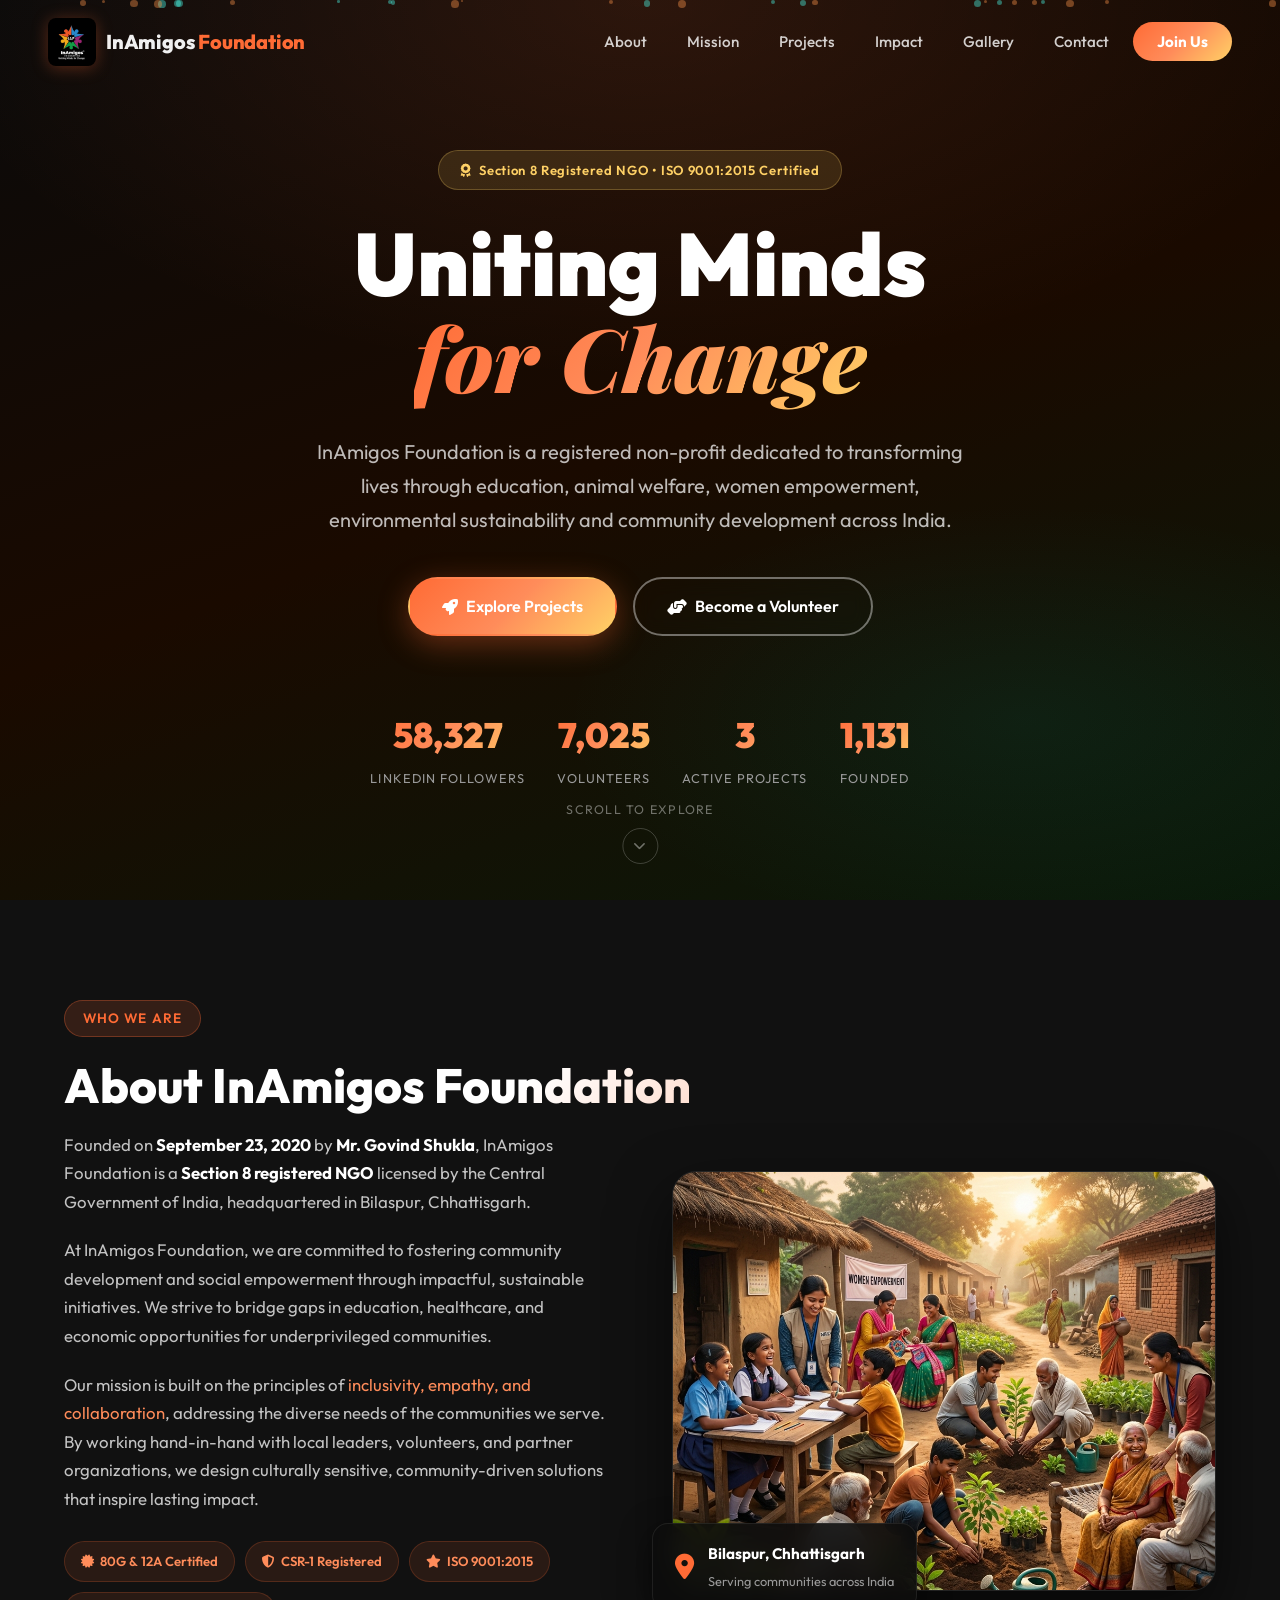
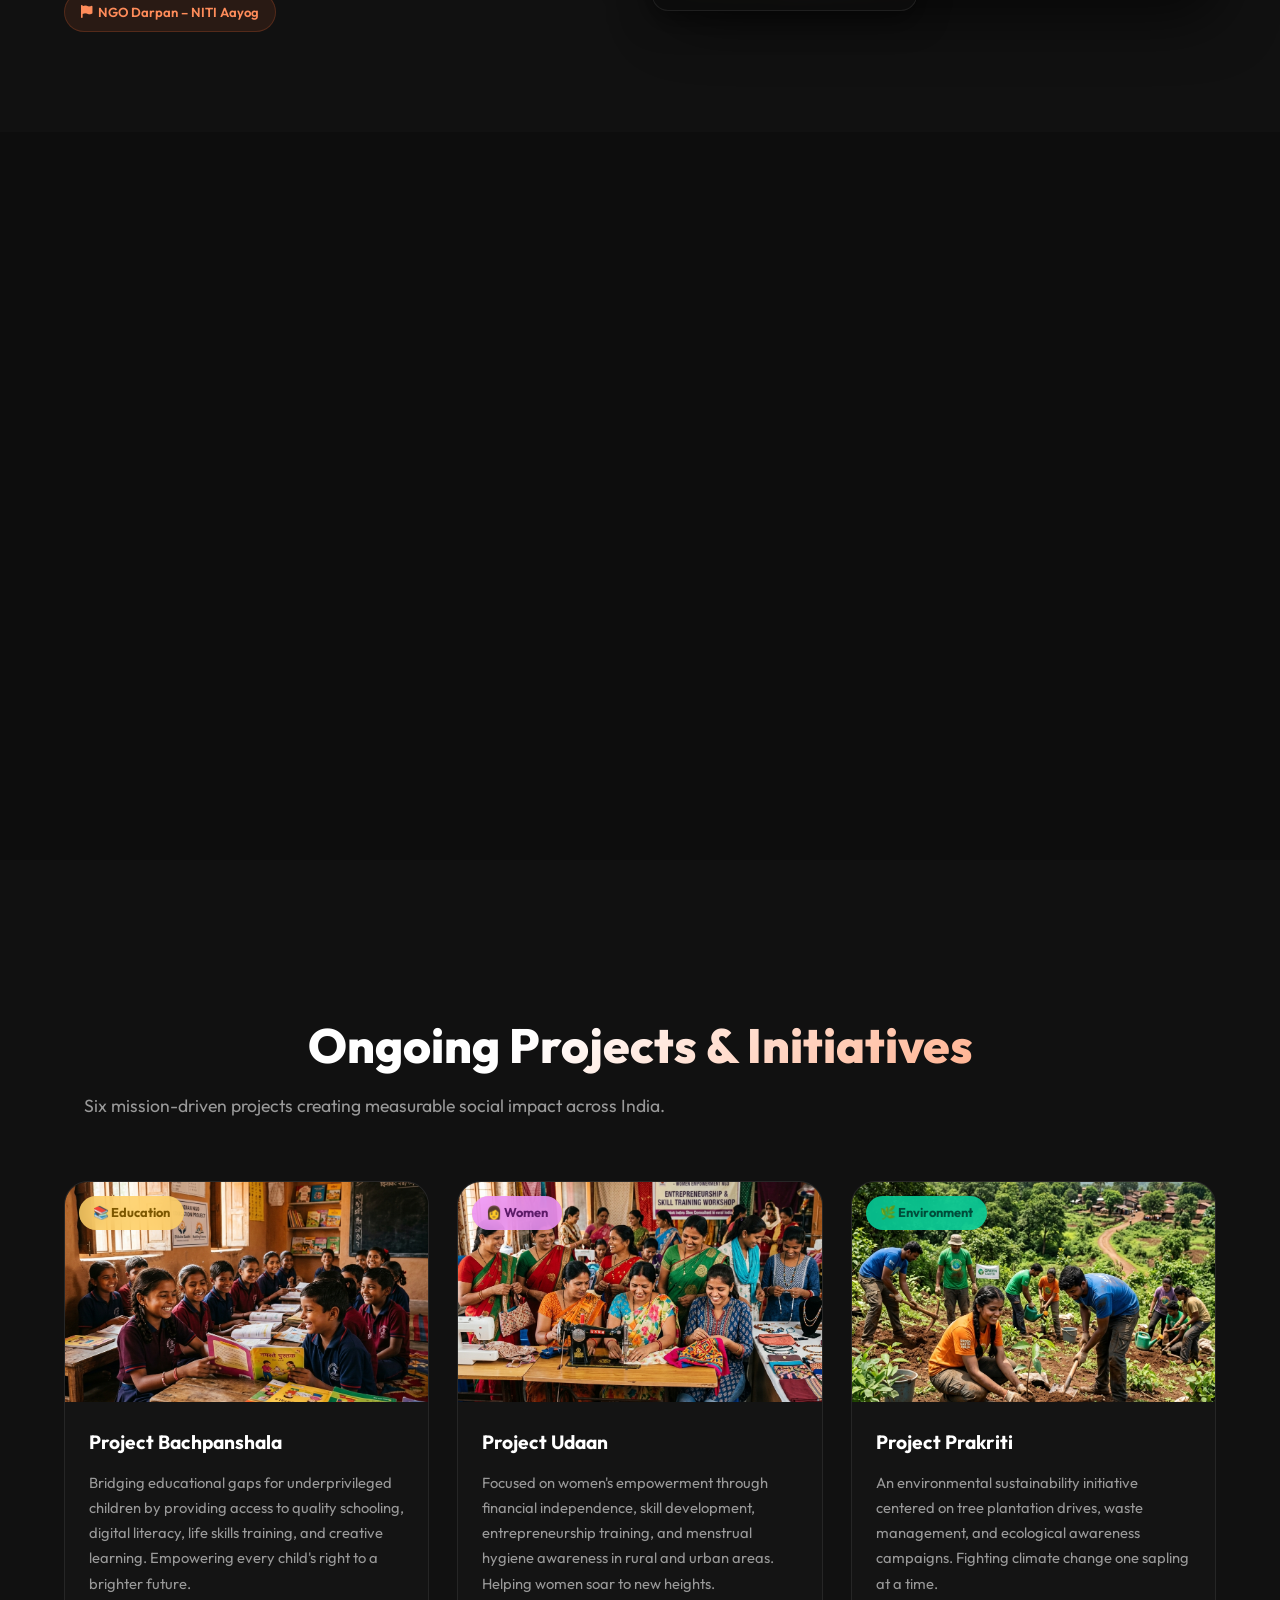
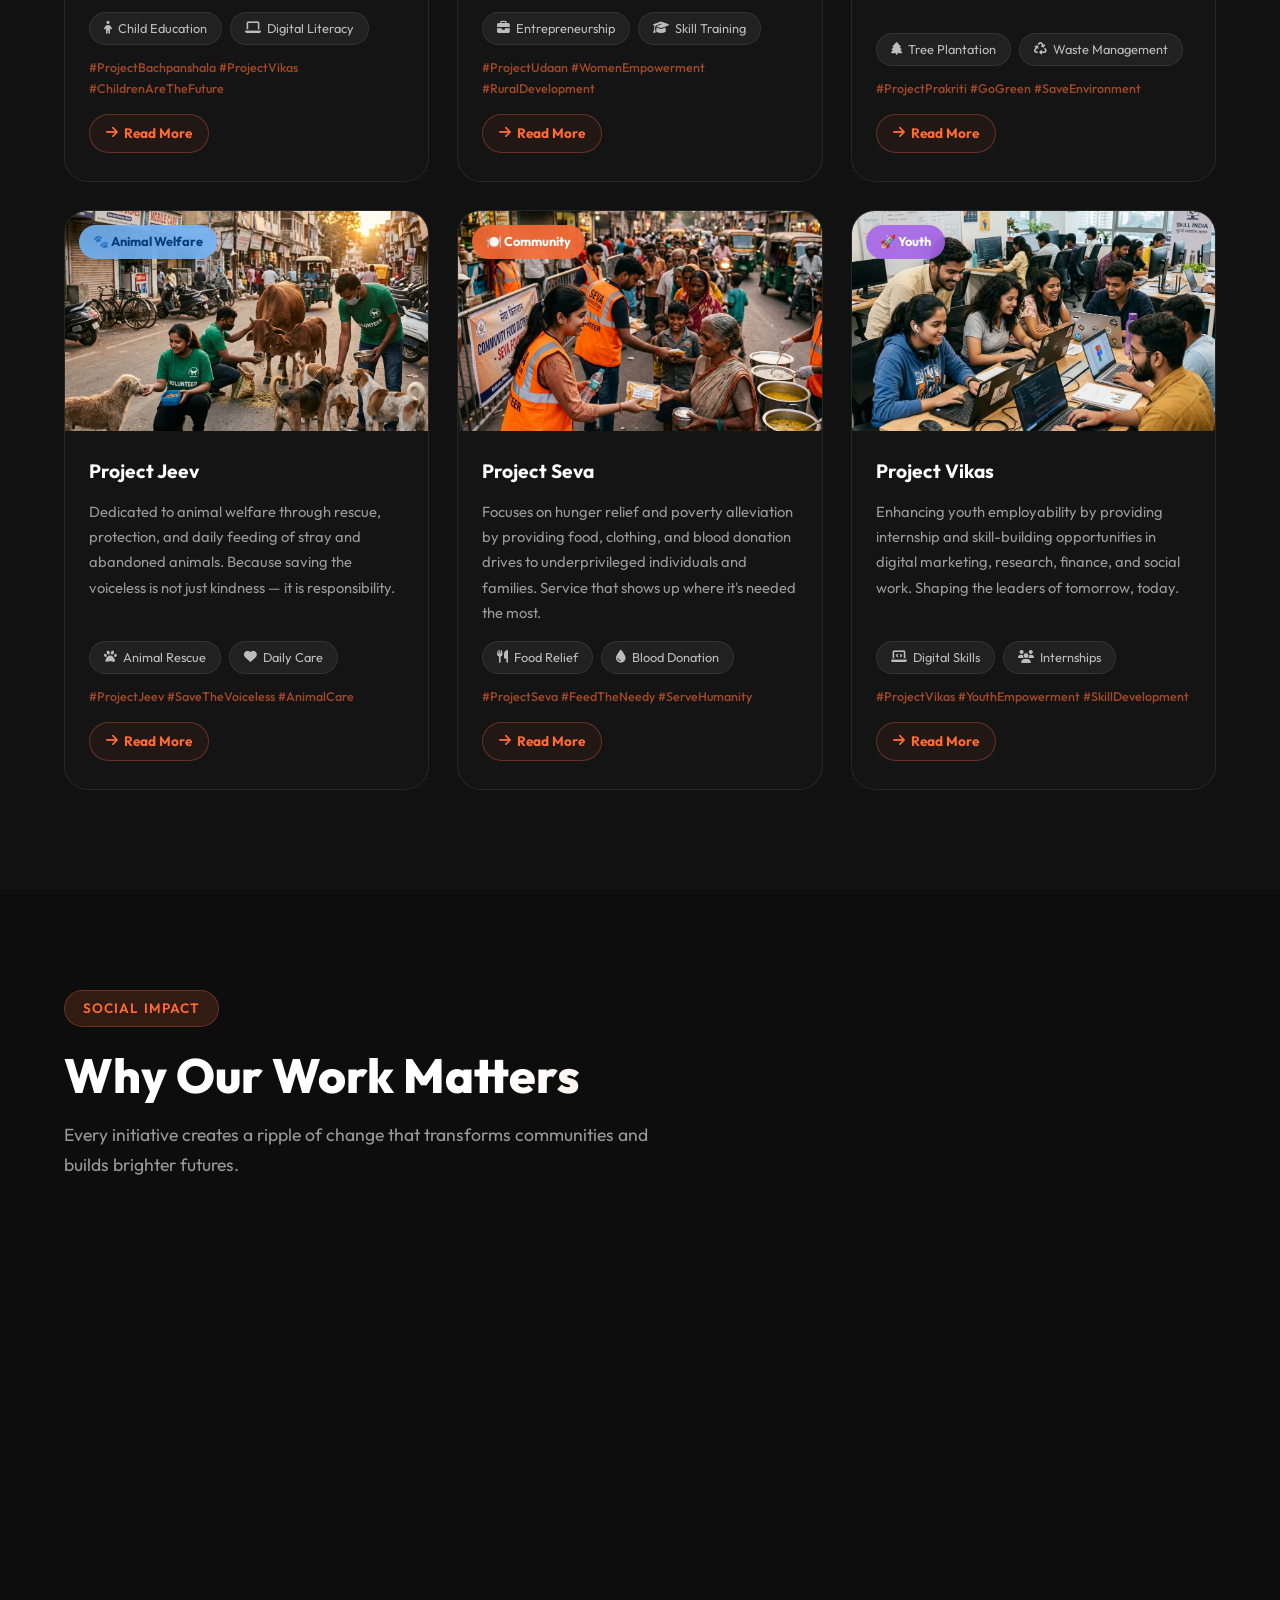
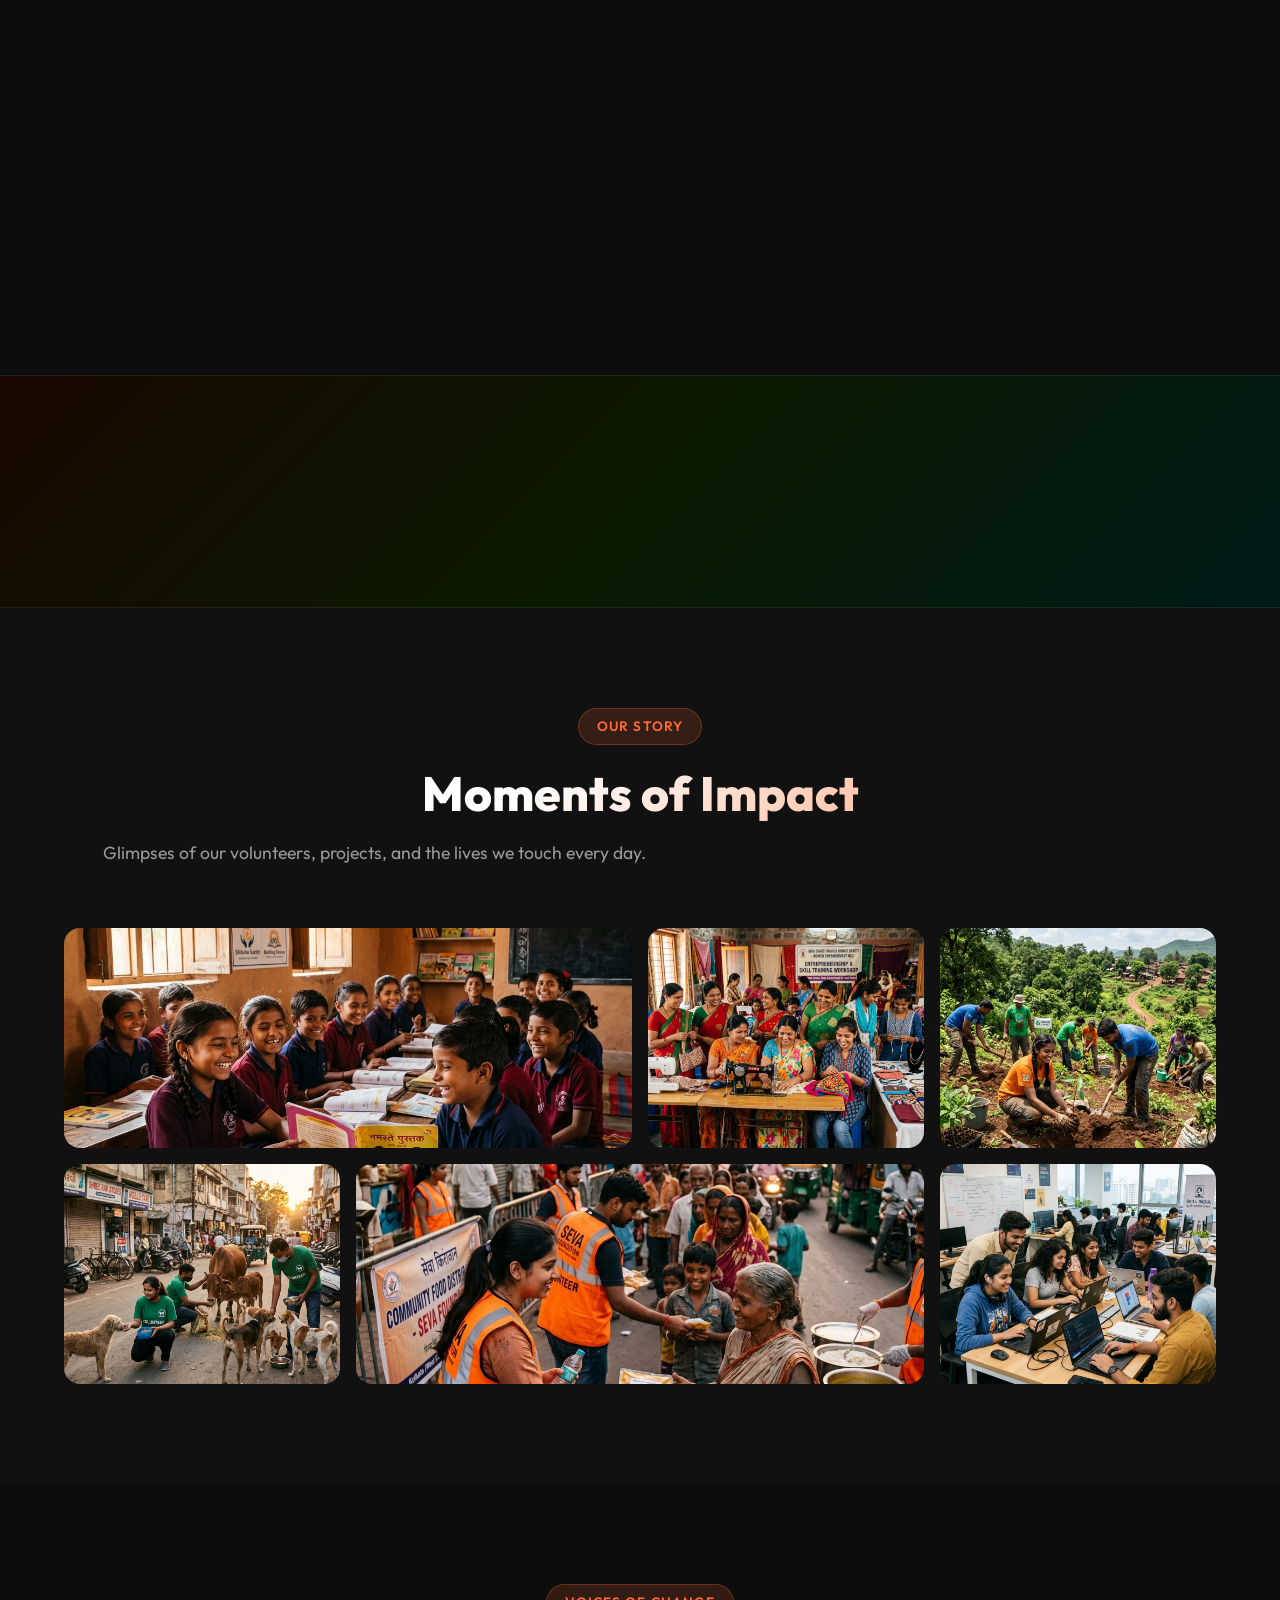
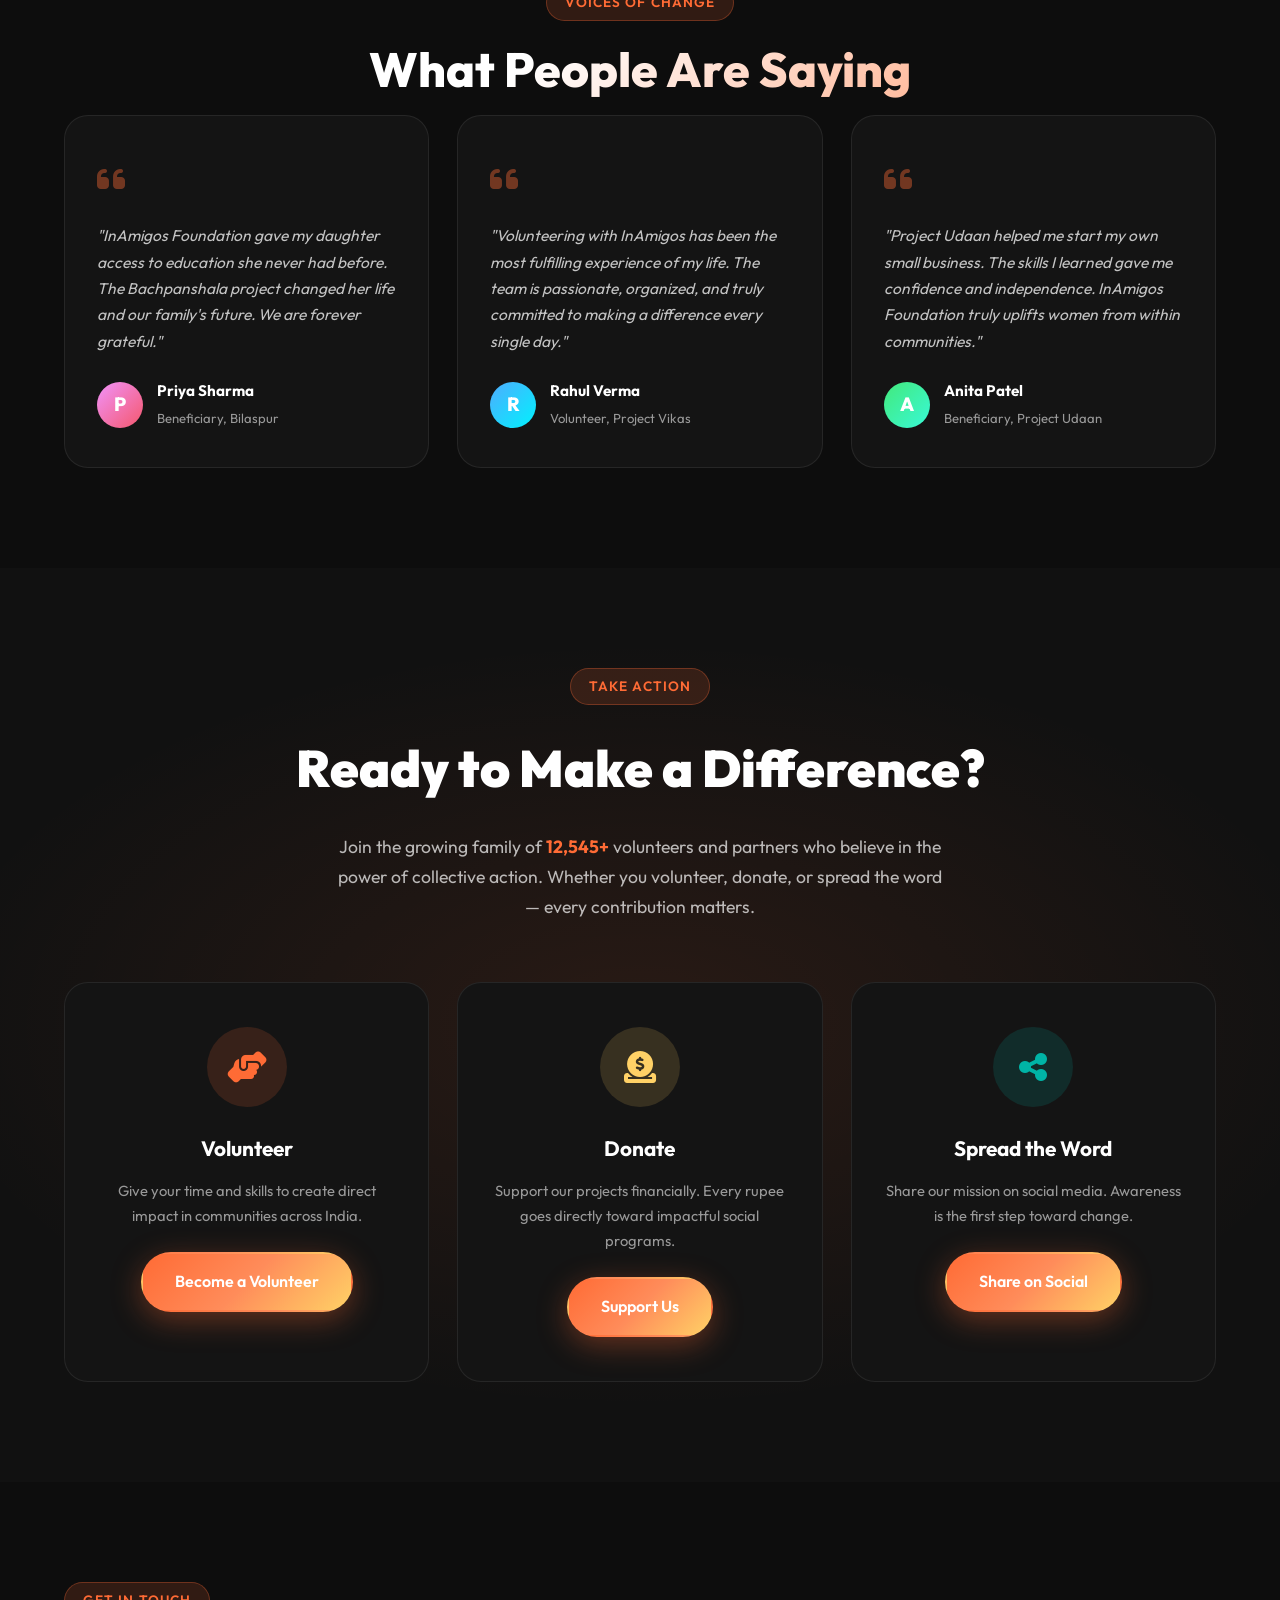
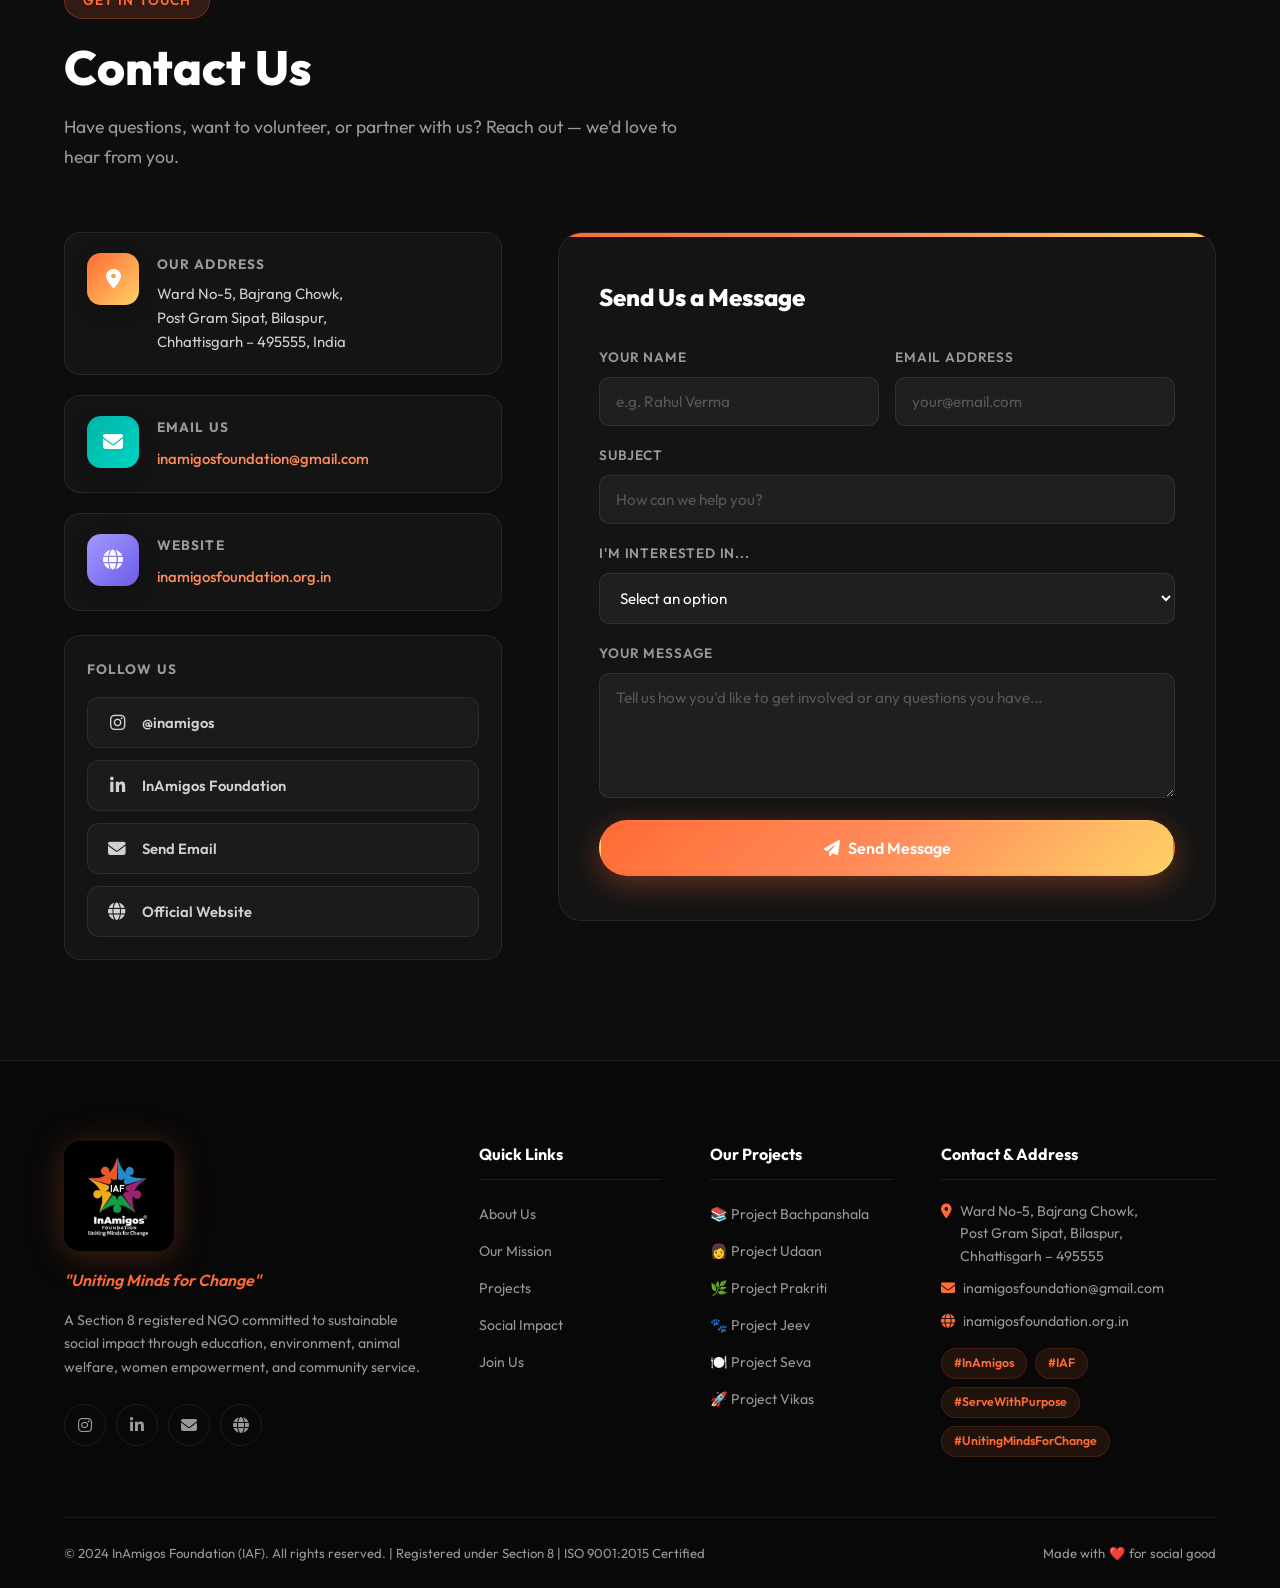
<file: Task-1/index.html>
<!DOCTYPE html>
<html lang="en">
<head>
  <meta charset="UTF-8" />
  <meta name="viewport" content="width=device-width, initial-scale=1.0" />
  <title>InAmigos Foundation | Uniting Minds for Change</title>
  <meta name="description" content="InAmigos Foundation (IAF) — a registered NGO bridging gaps in education, healthcare, animal welfare, women empowerment and environmental sustainability across India. Join us in creating lasting impact." />
  <meta name="keywords" content="InAmigos Foundation, IAF, NGO India, Bachpanshala, Prakriti, Jeev, Seva, Udaan, Vikas, volunteer, social impact" />
  <meta property="og:title" content="InAmigos Foundation | Uniting Minds for Change" />
  <meta property="og:description" content="A Section 8 registered NGO dedicated to transforming lives through education, animal welfare, women empowerment and environmental sustainability." />
  <link rel="preconnect" href="https://fonts.googleapis.com" />
  <link rel="preconnect" href="https://fonts.gstatic.com" crossorigin />
  <link href="https://fonts.googleapis.com/css2?family=Outfit:wght@300;400;500;600;700;800;900&family=Playfair+Display:ital,wght@0,700;1,700&display=swap" rel="stylesheet" />
  <link rel="stylesheet" href="https://cdnjs.cloudflare.com/ajax/libs/font-awesome/6.5.1/css/all.min.css" />
  <link rel="stylesheet" href="style.css" />
</head>
<body>

  <!-- ─── NAVBAR ──────────────────────────────────────────────────────────── -->
  <nav class="navbar" id="navbar">
    <div class="nav-logo">
      <img src="images/logo.png" alt="InAmigos Foundation Logo" class="nav-logo-img" />
      <span class="nav-logo-text">InAmigos<span class="logo-accent"> Foundation</span></span>
    </div>
    <ul class="nav-links" id="navLinks">
      <li><a href="#about" class="nav-link">About</a></li>
      <li><a href="#mission" class="nav-link">Mission</a></li>
      <li><a href="#projects" class="nav-link">Projects</a></li>
      <li><a href="#impact" class="nav-link">Impact</a></li>
      <li><a href="#gallery" class="nav-link">Gallery</a></li>
      <li><a href="#contact" class="nav-link">Contact</a></li>
      <li><a href="#join" class="nav-link nav-cta" id="joinNavBtn">Join Us</a></li>
    </ul>
    <button class="hamburger" id="hamburger" aria-label="Toggle menu">
      <span></span><span></span><span></span>
    </button>
  </nav>

  <!-- ─── HERO ─────────────────────────────────────────────────────────────── -->
  <header class="hero" id="hero">
    <div class="hero-bg-overlay"></div>
    <div class="hero-particles" id="particles"></div>
    <div class="hero-content">
      <div class="hero-badge reveal-up">
        <i class="fas fa-award"></i> Section 8 Registered NGO &bull; ISO 9001:2015 Certified
      </div>
      <h1 class="hero-headline reveal-up">
        Uniting Minds<br />
        <em class="hero-italic">for Change</em>
      </h1>
      <p class="hero-sub reveal-up">
        InAmigos Foundation is a registered non-profit dedicated to transforming lives
        through education, animal welfare, women empowerment, environmental sustainability
        and community development across India.
      </p>
      <div class="hero-buttons reveal-up">
        <a href="#projects" class="btn btn-primary" id="exploreBtn">
          <i class="fas fa-rocket"></i> Explore Projects
        </a>
        <a href="#join" class="btn btn-outline" id="volunteerBtn">
          <i class="fas fa-hands-helping"></i> Become a Volunteer
        </a>
      </div>
      <div class="hero-stats reveal-up">
        <div class="hero-stat">
          <span class="stat-num" data-target="104156">0</span>
          <span class="stat-label">LinkedIn Followers</span>
        </div>
        <div class="hero-stat">
          <span class="stat-num" data-target="12545">0</span>
          <span class="stat-label">Volunteers</span>
        </div>
        <div class="hero-stat">
          <span class="stat-num" data-target="6">0</span>
          <span class="stat-label">Active Projects</span>
        </div>
        <div class="hero-stat">
          <span class="stat-num" data-target="2020">0</span>
          <span class="stat-label">Founded</span>
        </div>
      </div>
    </div>
    <div class="hero-scroll-hint">
      <span>Scroll to explore</span>
      <div class="scroll-arrow"><i class="fas fa-chevron-down"></i></div>
    </div>
  </header>

  <!-- ─── ABOUT ────────────────────────────────────────────────────────────── -->
  <section class="section about-section" id="about">
    <div class="container">
      <div class="section-tag reveal-fade">Who We Are</div>
      <h2 class="section-title reveal-up">About InAmigos Foundation</h2>
      <div class="about-grid">
        <div class="about-text reveal-left">
          <p>
            Founded on <strong>September 23, 2020</strong> by <strong>Mr. Govind Shukla</strong>, InAmigos Foundation
            is a <strong>Section 8 registered NGO</strong> licensed by the Central Government of India,
            headquartered in Bilaspur, Chhattisgarh.
          </p>
          <p>
            At InAmigos Foundation, we are committed to fostering community development and social empowerment
            through impactful, sustainable initiatives. We strive to bridge gaps in education, healthcare,
            and economic opportunities for underprivileged communities.
          </p>
          <p>
            Our mission is built on the principles of <em>inclusivity, empathy, and collaboration</em>,
            addressing the diverse needs of the communities we serve. By working hand-in-hand with local
            leaders, volunteers, and partner organizations, we design culturally sensitive, community-driven
            solutions that inspire lasting impact.
          </p>
          <div class="certifications">
            <div class="cert-badge"><i class="fas fa-certificate"></i> 80G &amp; 12A Certified</div>
            <div class="cert-badge"><i class="fas fa-shield-alt"></i> CSR-1 Registered</div>
            <div class="cert-badge"><i class="fas fa-star"></i> ISO 9001:2015</div>
            <div class="cert-badge"><i class="fas fa-flag"></i> NGO Darpan – NITI Aayog</div>
          </div>
        </div>
        <div class="about-image-wrap reveal-right">
          <img src="images/hero_banner.png" alt="InAmigos Foundation Community Work" class="about-img" loading="lazy" />
          <div class="about-image-card">
            <i class="fas fa-map-marker-alt"></i>
            <div>
              <strong>Bilaspur, Chhattisgarh</strong><br/>
              <span>Serving communities across India</span>
            </div>
          </div>
        </div>
      </div>
    </div>
  </section>

  <!-- ─── MISSION / VISION ─────────────────────────────────────────────────── -->
  <section class="section mission-section" id="mission">
    <div class="container">
      <div class="section-tag reveal-fade">Our Purpose</div>
      <h2 class="section-title reveal-up">Vision &amp; Mission</h2>
      <div class="mv-grid">
        <div class="mv-card vision reveal-up">
          <div class="mv-icon"><i class="fas fa-eye"></i></div>
          <h3>Our Vision</h3>
          <p>
            To build an <strong>inclusive, compassionate, and empowered society</strong> where every
            individual has access to opportunities, dignity, and growth — regardless of background,
            geography, or circumstance.
          </p>
        </div>
        <div class="mv-card mission reveal-up">
          <div class="mv-icon"><i class="fas fa-bullseye"></i></div>
          <h3>Our Mission</h3>
          <p>
            To empower underprivileged communities through <strong>education, healthcare, environmental
            sustainability, women empowerment, animal welfare, and youth skill development</strong> —
            creating a ripple of lasting social change across India.
          </p>
        </div>
        <div class="mv-card values reveal-up">
          <div class="mv-icon"><i class="fas fa-heart"></i></div>
          <h3>Our Values</h3>
          <ul class="values-list">
            <li><i class="fas fa-check-circle"></i> Inclusivity &amp; Empathy</li>
            <li><i class="fas fa-check-circle"></i> Transparency &amp; Integrity</li>
            <li><i class="fas fa-check-circle"></i> Collaboration &amp; Innovation</li>
            <li><i class="fas fa-check-circle"></i> Grassroots Engagement</li>
          </ul>
        </div>
      </div>
    </div>
  </section>

  <!-- ─── PROJECTS ─────────────────────────────────────────────────────────── -->
  <section class="section projects-section" id="projects">
    <div class="container">
      <div class="section-tag reveal-fade">Our Work</div>
      <h2 class="section-title reveal-up">Ongoing Projects &amp; Initiatives</h2>
      <p class="section-sub reveal-up">Six mission-driven projects creating measurable social impact across India.</p>

      <div class="projects-grid">

        <!-- Project Bachpanshala -->
        <div class="project-card reveal-up" id="project-bachpanshala">
          <div class="project-img-wrap">
            <img src="images/project_education.png" alt="Project Bachpanshala – Children Education" loading="lazy" />
            <div class="project-tag education">📚 Education</div>
          </div>
          <div class="project-body">
            <h3 class="project-title">Project Bachpanshala</h3>
            <p class="project-desc">
              Bridging educational gaps for underprivileged children by providing access to quality schooling,
              digital literacy, life skills training, and creative learning. Empowering every child's right
              to a brighter future.
            </p>
            <div class="project-impact">
              <div class="impact-pill"><i class="fas fa-child"></i> Child Education</div>
              <div class="impact-pill"><i class="fas fa-laptop"></i> Digital Literacy</div>
            </div>
            <div class="project-hashtags">#ProjectBachpanshala #ProjectVikas #ChildrenAreTheFuture</div>
            <a href="projects/bachpanshala.html" class="project-readmore"><i class="fas fa-arrow-right"></i> Read More</a>
          </div>
        </div>

        <!-- Project Udaan -->
        <div class="project-card reveal-up" id="project-udaan">
          <div class="project-img-wrap">
            <img src="images/project_women.png" alt="Project Udaan – Women Empowerment" loading="lazy" />
            <div class="project-tag women">👩 Women</div>
          </div>
          <div class="project-body">
            <h3 class="project-title">Project Udaan</h3>
            <p class="project-desc">
              Focused on women's empowerment through financial independence, skill development,
              entrepreneurship training, and menstrual hygiene awareness in rural and urban areas.
              Helping women soar to new heights.
            </p>
            <div class="project-impact">
              <div class="impact-pill"><i class="fas fa-briefcase"></i> Entrepreneurship</div>
              <div class="impact-pill"><i class="fas fa-graduation-cap"></i> Skill Training</div>
            </div>
            <div class="project-hashtags">#ProjectUdaan #WomenEmpowerment #RuralDevelopment</div>
            <a href="projects/udaan.html" class="project-readmore"><i class="fas fa-arrow-right"></i> Read More</a>
          </div>
        </div>

        <!-- Project Prakriti -->
        <div class="project-card reveal-up" id="project-prakriti">
          <div class="project-img-wrap">
            <img src="images/project_environment.png" alt="Project Prakriti – Environmental Sustainability" loading="lazy" />
            <div class="project-tag environment">🌿 Environment</div>
          </div>
          <div class="project-body">
            <h3 class="project-title">Project Prakriti</h3>
            <p class="project-desc">
              An environmental sustainability initiative centered on tree plantation drives, waste management,
              and ecological awareness campaigns. Fighting climate change one sapling at a time.
            </p>
            <div class="project-impact">
              <div class="impact-pill"><i class="fas fa-tree"></i> Tree Plantation</div>
              <div class="impact-pill"><i class="fas fa-recycle"></i> Waste Management</div>
            </div>
            <div class="project-hashtags">#ProjectPrakriti #GoGreen #SaveEnvironment</div>
            <a href="projects/prakriti.html" class="project-readmore"><i class="fas fa-arrow-right"></i> Read More</a>
          </div>
        </div>

        <!-- Project Jeev -->
        <div class="project-card reveal-up" id="project-jeev">
          <div class="project-img-wrap">
            <img src="images/project_animals.png" alt="Project Jeev – Animal Welfare" loading="lazy" />
            <div class="project-tag animals">🐾 Animal Welfare</div>
          </div>
          <div class="project-body">
            <h3 class="project-title">Project Jeev</h3>
            <p class="project-desc">
              Dedicated to animal welfare through rescue, protection, and daily feeding of stray and
              abandoned animals. Because saving the voiceless is not just kindness — it is responsibility.
            </p>
            <div class="project-impact">
              <div class="impact-pill"><i class="fas fa-paw"></i> Animal Rescue</div>
              <div class="impact-pill"><i class="fas fa-heart"></i> Daily Care</div>
            </div>
            <div class="project-hashtags">#ProjectJeev #SaveTheVoiceless #AnimalCare</div>
            <a href="projects/jeev.html" class="project-readmore"><i class="fas fa-arrow-right"></i> Read More</a>
          </div>
        </div>

        <!-- Project Seva -->
        <div class="project-card reveal-up" id="project-seva">
          <div class="project-img-wrap">
            <img src="images/project_seva.png" alt="Project Seva – Community Service" loading="lazy" />
            <div class="project-tag seva">🍽️ Community</div>
          </div>
          <div class="project-body">
            <h3 class="project-title">Project Seva</h3>
            <p class="project-desc">
              Focuses on hunger relief and poverty alleviation by providing food, clothing, and blood
              donation drives to underprivileged individuals and families. Service that shows up where
              it's needed the most.
            </p>
            <div class="project-impact">
              <div class="impact-pill"><i class="fas fa-utensils"></i> Food Relief</div>
              <div class="impact-pill"><i class="fas fa-tint"></i> Blood Donation</div>
            </div>
            <div class="project-hashtags">#ProjectSeva #FeedTheNeedy #ServeHumanity</div>
            <a href="projects/seva.html" class="project-readmore"><i class="fas fa-arrow-right"></i> Read More</a>
          </div>
        </div>

        <!-- Project Vikas -->
        <div class="project-card reveal-up" id="project-vikas">
          <div class="project-img-wrap">
            <img src="images/project_youth.png" alt="Project Vikas – Youth Skill Development" loading="lazy" />
            <div class="project-tag youth">🚀 Youth</div>
          </div>
          <div class="project-body">
            <h3 class="project-title">Project Vikas</h3>
            <p class="project-desc">
              Enhancing youth employability by providing internship and skill-building opportunities
              in digital marketing, research, finance, and social work. Shaping the leaders
              of tomorrow, today.
            </p>
            <div class="project-impact">
              <div class="impact-pill"><i class="fas fa-laptop-code"></i> Digital Skills</div>
              <div class="impact-pill"><i class="fas fa-users"></i> Internships</div>
            </div>
            <div class="project-hashtags">#ProjectVikas #YouthEmpowerment #SkillDevelopment</div>
            <a href="projects/vikas.html" class="project-readmore"><i class="fas fa-arrow-right"></i> Read More</a>
          </div>
        </div>

      </div>
    </div>
  </section>

  <!-- ─── IMPACT ────────────────────────────────────────────────────────────── -->
  <section class="section impact-section" id="impact">
    <div class="container">
      <div class="section-tag reveal-fade">Social Impact</div>
      <h2 class="section-title reveal-up">Why Our Work Matters</h2>
      <p class="section-sub reveal-up">Every initiative creates a ripple of change that transforms communities and builds brighter futures.</p>
      <div class="impact-grid">
        <div class="impact-card reveal-up">
          <div class="impact-icon" style="background: linear-gradient(135deg,#ff6b6b,#ee5a24);">
            <i class="fas fa-book-open"></i>
          </div>
          <h3>Education for All</h3>
          <p>When children learn, communities grow. Project Bachpanshala ensures no child is left behind — nurturing creativity, confidence, and curiosity in underprivileged kids across India.</p>
        </div>
        <div class="impact-card reveal-up">
          <div class="impact-icon" style="background: linear-gradient(135deg,#a29bfe,#6c5ce7);">
            <i class="fas fa-female"></i>
          </div>
          <h3>Women Rising</h3>
          <p>Empowered women build stronger families and communities. Project Udaan breaks barriers, enabling women to achieve financial independence, entrepreneurship, and dignity.</p>
        </div>
        <div class="impact-card reveal-up">
          <div class="impact-icon" style="background: linear-gradient(135deg,#55efc4,#00b894);">
            <i class="fas fa-leaf"></i>
          </div>
          <h3>Greener Tomorrow</h3>
          <p>Every sapling planted today is a gift to future generations. Project Prakriti's tree drives and eco-awareness campaigns combat climate change at the grassroots level.</p>
        </div>
        <div class="impact-card reveal-up">
          <div class="impact-icon" style="background: linear-gradient(135deg,#fdcb6e,#e17055);">
            <i class="fas fa-hands-helping"></i>
          </div>
          <h3>Hunger-Free Lives</h3>
          <p>No one should sleep hungry. Project Seva's volunteers step forward every day — rain or shine — to feed, clothe, and support those in greatest need.</p>
        </div>
        <div class="impact-card reveal-up">
          <div class="impact-icon" style="background: linear-gradient(135deg,#74b9ff,#0984e3);">
            <i class="fas fa-paw"></i>
          </div>
          <h3>Voice for the Voiceless</h3>
          <p>Animals deserve care and protection. Project Jeev rescues, feeds, and cares for stray animals — turning compassion into action for India's most vulnerable creatures.</p>
        </div>
        <div class="impact-card reveal-up">
          <div class="impact-icon" style="background: linear-gradient(135deg,#fd79a8,#e84393);">
            <i class="fas fa-rocket"></i>
          </div>
          <h3>Youth-Led Future</h3>
          <p>Project Vikas equips young people with real-world skills through internships and training programs — building a generation of changemakers ready to lead India forward.</p>
        </div>
      </div>
    </div>
  </section>

  <!-- ─── COUNTER STRIP ─────────────────────────────────────────────────────── -->
  <section class="counter-strip" id="counterStrip">
    <div class="container">
      <div class="counters-row">
        <div class="counter-item reveal-up">
          <span class="counter-num" data-target="104156">0</span>
          <span class="counter-label">LinkedIn Followers</span>
        </div>
        <div class="counter-item reveal-up">
          <span class="counter-num" data-target="12545">0</span>
          <span class="counter-label">Dedicated Volunteers</span>
        </div>
        <div class="counter-item reveal-up">
          <span class="counter-num" data-target="6">0</span>
          <span class="counter-label">Active Projects</span>
        </div>
        <div class="counter-item reveal-up">
          <span class="counter-num" data-target="28">0</span>
          <span class="counter-label">States Reached</span>
        </div>
        <div class="counter-item reveal-up">
          <span class="counter-num" data-target="5000">0</span>
          <span class="counter-label">Lives Touched</span>
        </div>
      </div>
    </div>
  </section>

  <!-- ─── GALLERY ───────────────────────────────────────────────────────────── -->
  <section class="section gallery-section" id="gallery">
    <div class="container">
      <div class="section-tag reveal-fade">Our Story</div>
      <h2 class="section-title reveal-up">Moments of Impact</h2>
      <p class="section-sub reveal-up">Glimpses of our volunteers, projects, and the lives we touch every day.</p>
      <div class="gallery-grid">
        <div class="gallery-item reveal-up large">
          <img src="images/project_education.png" alt="Children learning at Bachpanshala" loading="lazy" />
          <div class="gallery-overlay">
            <span>📚 Project Bachpanshala</span>
          </div>
        </div>
        <div class="gallery-item reveal-up">
          <img src="images/project_women.png" alt="Women empowerment workshop" loading="lazy" />
          <div class="gallery-overlay">
            <span>👩 Project Udaan</span>
          </div>
        </div>
        <div class="gallery-item reveal-up">
          <img src="images/project_environment.png" alt="Tree plantation drive" loading="lazy" />
          <div class="gallery-overlay">
            <span>🌿 Project Prakriti</span>
          </div>
        </div>
        <div class="gallery-item reveal-up">
          <img src="images/project_animals.png" alt="Animal welfare project" loading="lazy" />
          <div class="gallery-overlay">
            <span>🐾 Project Jeev</span>
          </div>
        </div>
        <div class="gallery-item reveal-up large">
          <img src="images/project_seva.png" alt="Community food distribution" loading="lazy" />
          <div class="gallery-overlay">
            <span>🍽️ Project Seva</span>
          </div>
        </div>
        <div class="gallery-item reveal-up">
          <img src="images/project_youth.png" alt="Youth skill development" loading="lazy" />
          <div class="gallery-overlay">
            <span>🚀 Project Vikas</span>
          </div>
        </div>
      </div>
    </div>
  </section>

  <!-- ─── TESTIMONIALS ──────────────────────────────────────────────────────── -->
  <section class="section testimonials-section" id="testimonials">
    <div class="container">
      <div class="section-tag reveal-fade">Voices of Change</div>
      <h2 class="section-title reveal-up">What People Are Saying</h2>
      <div class="testimonials-grid">
        <div class="testimonial-card reveal-up">
          <div class="quote-icon"><i class="fas fa-quote-left"></i></div>
          <p>"InAmigos Foundation gave my daughter access to education she never had before. The Bachpanshala project changed her life and our family's future. We are forever grateful."</p>
          <div class="testimonial-author">
            <div class="author-avatar" style="background: linear-gradient(135deg,#f093fb,#f5576c);">P</div>
            <div>
              <strong>Priya Sharma</strong>
              <span>Beneficiary, Bilaspur</span>
            </div>
          </div>
        </div>
        <div class="testimonial-card reveal-up">
          <div class="quote-icon"><i class="fas fa-quote-left"></i></div>
          <p>"Volunteering with InAmigos has been the most fulfilling experience of my life. The team is passionate, organized, and truly committed to making a difference every single day."</p>
          <div class="testimonial-author">
            <div class="author-avatar" style="background: linear-gradient(135deg,#4facfe,#00f2fe);">R</div>
            <div>
              <strong>Rahul Verma</strong>
              <span>Volunteer, Project Vikas</span>
            </div>
          </div>
        </div>
        <div class="testimonial-card reveal-up">
          <div class="quote-icon"><i class="fas fa-quote-left"></i></div>
          <p>"Project Udaan helped me start my own small business. The skills I learned gave me confidence and independence. InAmigos Foundation truly uplifts women from within communities."</p>
          <div class="testimonial-author">
            <div class="author-avatar" style="background: linear-gradient(135deg,#43e97b,#38f9d7);">A</div>
            <div>
              <strong>Anita Patel</strong>
              <span>Beneficiary, Project Udaan</span>
            </div>
          </div>
        </div>
      </div>
    </div>
  </section>

  <!-- ─── JOIN US / CTA ─────────────────────────────────────────────────────── -->
  <section class="section join-section" id="join">
    <div class="join-bg-overlay"></div>
    <div class="container">
      <div class="join-content reveal-up">
        <div class="section-tag">Take Action</div>
        <h2 class="join-title">Ready to Make a Difference?</h2>
        <p class="join-sub">
          Join the growing family of <strong>12,545+</strong> volunteers and partners who believe
          in the power of collective action. Whether you volunteer, donate, or spread the word —
          every contribution matters.
        </p>
        <div class="join-options">
          <div class="join-card" id="volunteerCard">
            <div class="join-card-icon"><i class="fas fa-hands-helping"></i></div>
            <h3>Volunteer</h3>
            <p>Give your time and skills to create direct impact in communities across India.</p>
            <a href="https://inamigosfoundation.org.in" target="_blank" rel="noopener" class="btn btn-primary" id="volunteerLink">Become a Volunteer</a>
          </div>
          <div class="join-card" id="donateCard">
            <div class="join-card-icon donate"><i class="fas fa-donate"></i></div>
            <h3>Donate</h3>
            <p>Support our projects financially. Every rupee goes directly toward impactful social programs.</p>
            <a href="https://inamigosfoundation.org.in" target="_blank" rel="noopener" class="btn btn-primary" id="donateLink">Support Us</a>
          </div>
          <div class="join-card" id="spreadCard">
            <div class="join-card-icon spread"><i class="fas fa-share-alt"></i></div>
            <h3>Spread the Word</h3>
            <p>Share our mission on social media. Awareness is the first step toward change.</p>
            <a href="https://www.instagram.com/inamigos" target="_blank" rel="noopener" class="btn btn-primary" id="shareLink">Share on Social</a>
          </div>
        </div>
      </div>
    </div>
  </section>

  <!-- ─── CONTACT US ──────────────────────────────────────────────────────────── -->
  <section class="section contact-section" id="contact">
    <div class="container">
      <div class="section-tag reveal-fade">Get In Touch</div>
      <h2 class="section-title reveal-up">Contact Us</h2>
      <p class="section-sub reveal-up">Have questions, want to volunteer, or partner with us? Reach out — we'd love to hear from you.</p>

      <div class="contact-grid">

        <!-- Contact Info Cards -->
        <div class="contact-info reveal-left">

          <div class="contact-card">
            <div class="contact-card-icon" style="background: linear-gradient(135deg,#ff6b35,#ffd166);">
              <i class="fas fa-map-marker-alt"></i>
            </div>
            <div class="contact-card-body">
              <h4>Our Address</h4>
              <p>Ward No-5, Bajrang Chowk,<br/>Post Gram Sipat, Bilaspur,<br/>Chhattisgarh – 495555, India</p>
            </div>
          </div>

          <div class="contact-card">
            <div class="contact-card-icon" style="background: linear-gradient(135deg,#00b4a6,#00d4c4);">
              <i class="fas fa-envelope"></i>
            </div>
            <div class="contact-card-body">
              <h4>Email Us</h4>
              <a href="mailto:inamigosfoundation@gmail.com" class="contact-link" id="emailLink">inamigosfoundation@gmail.com</a>
            </div>
          </div>

          <div class="contact-card">
            <div class="contact-card-icon" style="background: linear-gradient(135deg,#a29bfe,#6c5ce7);">
              <i class="fas fa-globe"></i>
            </div>
            <div class="contact-card-body">
              <h4>Website</h4>
              <a href="https://inamigosfoundation.org.in" target="_blank" rel="noopener" class="contact-link" id="contactWebsite">inamigosfoundation.org.in</a>
            </div>
          </div>

          <!-- Social Media Links -->
          <div class="contact-socials-wrap">
            <h4 class="contact-socials-title">Follow Us</h4>
            <div class="contact-socials">
              <a href="https://www.instagram.com/inamigos" target="_blank" rel="noopener" class="contact-social-btn instagram" id="contactInsta" aria-label="Instagram">
                <i class="fab fa-instagram"></i>
                <span>@inamigos</span>
              </a>
              <a href="https://www.linkedin.com/company/inamigos-foundation/" target="_blank" rel="noopener" class="contact-social-btn linkedin" id="contactLinkedin" aria-label="LinkedIn">
                <i class="fab fa-linkedin-in"></i>
                <span>InAmigos Foundation</span>
              </a>
              <a href="mailto:inamigosfoundation@gmail.com" class="contact-social-btn email" id="contactEmail" aria-label="Email">
                <i class="fas fa-envelope"></i>
                <span>Send Email</span>
              </a>
              <a href="https://inamigosfoundation.org.in" target="_blank" rel="noopener" class="contact-social-btn website" id="contactSite" aria-label="Website">
                <i class="fas fa-globe"></i>
                <span>Official Website</span>
              </a>
            </div>
          </div>

        </div>

        <!-- Contact Form -->
        <div class="contact-form-wrap reveal-right">
          <form class="contact-form" id="contactForm" onsubmit="handleContactForm(event)">
            <h3 class="contact-form-title">Send Us a Message</h3>
            <div class="form-row">
              <div class="form-group">
                <label for="contactName">Your Name</label>
                <input type="text" id="contactName" placeholder="e.g. Rahul Verma" required />
              </div>
              <div class="form-group">
                <label for="contactEmailField">Email Address</label>
                <input type="email" id="contactEmailField" placeholder="your@email.com" required />
              </div>
            </div>
            <div class="form-group">
              <label for="contactSubject">Subject</label>
              <input type="text" id="contactSubject" placeholder="How can we help you?" required />
            </div>
            <div class="form-group">
              <label for="contactInterest">I'm interested in...</label>
              <select id="contactInterest">
                <option value="">Select an option</option>
                <option value="volunteer">Volunteering</option>
                <option value="donate">Donating / Supporting</option>
                <option value="internship">Internship (Project Vikas)</option>
                <option value="partnership">Corporate Partnership / CSR</option>
                <option value="media">Media / Press</option>
                <option value="other">Other</option>
              </select>
            </div>
            <div class="form-group">
              <label for="contactMessage">Your Message</label>
              <textarea id="contactMessage" rows="5" placeholder="Tell us how you'd like to get involved or any questions you have..." required></textarea>
            </div>
            <button type="submit" class="btn btn-primary form-submit" id="submitContactForm">
              <i class="fas fa-paper-plane"></i> Send Message
            </button>
            <div class="form-success" id="formSuccess">
              <i class="fas fa-check-circle"></i>
              <span>Thank you! We'll get back to you within 24 hours. 🙏</span>
            </div>
          </form>
        </div>

      </div>
    </div>
  </section>

  <!-- ─── FOOTER ────────────────────────────────────────────────────────────── -->
  <footer class="footer" id="footer">
    <div class="container">
      <div class="footer-grid">
        <div class="footer-brand">
          <div class="footer-logo">
            <img src="images/logo.png" alt="InAmigos Foundation" class="footer-logo-img" />
          </div>
          <p class="footer-tagline">"Uniting Minds for Change"</p>
          <p class="footer-desc">
            A Section 8 registered NGO committed to sustainable social impact through education,
            environment, animal welfare, women empowerment, and community service.
          </p>
          <div class="footer-socials">
            <a href="https://www.instagram.com/inamigos" target="_blank" rel="noopener" class="social-btn instagram" aria-label="Instagram" id="instaLink">
              <i class="fab fa-instagram"></i>
            </a>
            <a href="https://www.linkedin.com/company/inamigos-foundation/" target="_blank" rel="noopener" class="social-btn linkedin" aria-label="LinkedIn" id="linkedinLink">
              <i class="fab fa-linkedin-in"></i>
            </a>
            <a href="mailto:inamigosfoundation@gmail.com" class="social-btn email-btn" aria-label="Email" id="emailFooterLink">
              <i class="fas fa-envelope"></i>
            </a>
            <a href="https://inamigosfoundation.org.in" target="_blank" rel="noopener" class="social-btn website" aria-label="Website" id="websiteLink">
              <i class="fas fa-globe"></i>
            </a>
          </div>
        </div>
        <div class="footer-col">
          <h4>Quick Links</h4>
          <ul class="footer-links">
            <li><a href="#about" id="footerAbout">About Us</a></li>
            <li><a href="#mission" id="footerMission">Our Mission</a></li>
            <li><a href="#projects" id="footerProjects">Projects</a></li>
            <li><a href="#impact" id="footerImpact">Social Impact</a></li>
            <li><a href="#join" id="footerJoin">Join Us</a></li>
          </ul>
        </div>
        <div class="footer-col">
          <h4>Our Projects</h4>
          <ul class="footer-links">
            <li><a href="#project-bachpanshala" id="footerBachpanshala">📚 Project Bachpanshala</a></li>
            <li><a href="#project-udaan" id="footerUdaan">👩 Project Udaan</a></li>
            <li><a href="#project-prakriti" id="footerPrakriti">🌿 Project Prakriti</a></li>
            <li><a href="#project-jeev" id="footerJeev">🐾 Project Jeev</a></li>
            <li><a href="#project-seva" id="footerSeva">🍽️ Project Seva</a></li>
            <li><a href="#project-vikas" id="footerVikas">🚀 Project Vikas</a></li>
          </ul>
        </div>
        <div class="footer-col">
          <h4>Contact &amp; Address</h4>
          <address class="footer-address">
            <p><i class="fas fa-map-marker-alt"></i> Ward No-5, Bajrang Chowk,<br/>Post Gram Sipat, Bilaspur,<br/>Chhattisgarh – 495555</p>
            <p><i class="fas fa-envelope"></i> <a href="mailto:inamigosfoundation@gmail.com" id="footerEmail">inamigosfoundation@gmail.com</a></p>
            <p><i class="fas fa-globe"></i> <a href="https://inamigosfoundation.org.in" target="_blank" rel="noopener" id="footerWebsite">inamigosfoundation.org.in</a></p>
          </address>
          <div class="footer-hashtags">
            <span>#InAmigos</span>
            <span>#IAF</span>
            <span>#ServeWithPurpose</span>
            <span>#UnitingMindsForChange</span>
          </div>
        </div>
      </div>
      <div class="footer-bottom">
        <p>&copy; 2024 InAmigos Foundation (IAF). All rights reserved. | Registered under Section 8 | ISO 9001:2015 Certified</p>
        <p class="footer-made">Made with <span class="heart">❤️</span> for social good</p>
      </div>
    </div>
  </footer>

  <!-- Back to Top -->
  <button class="back-to-top" id="backToTop" aria-label="Back to top">
    <i class="fas fa-arrow-up"></i>
  </button>

  <script src="script.js"></script>
</body>
</html>
</file>
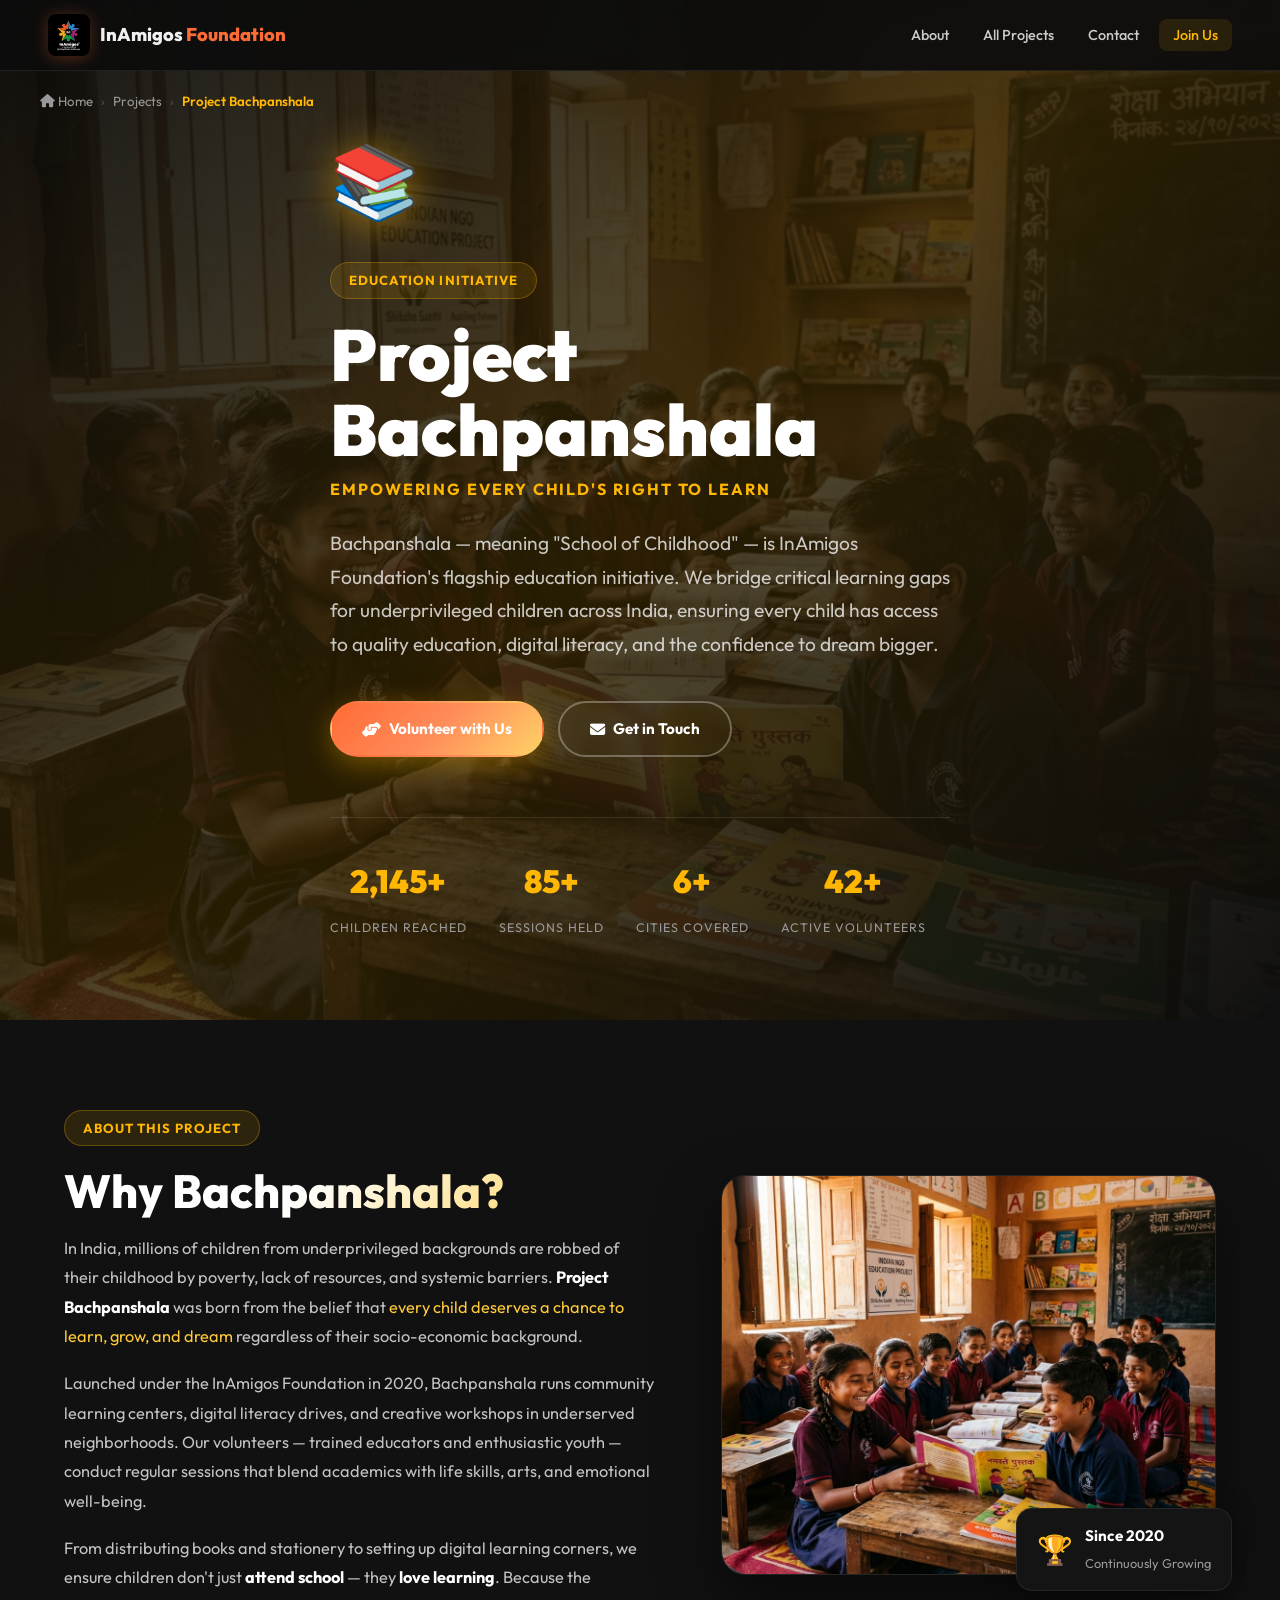
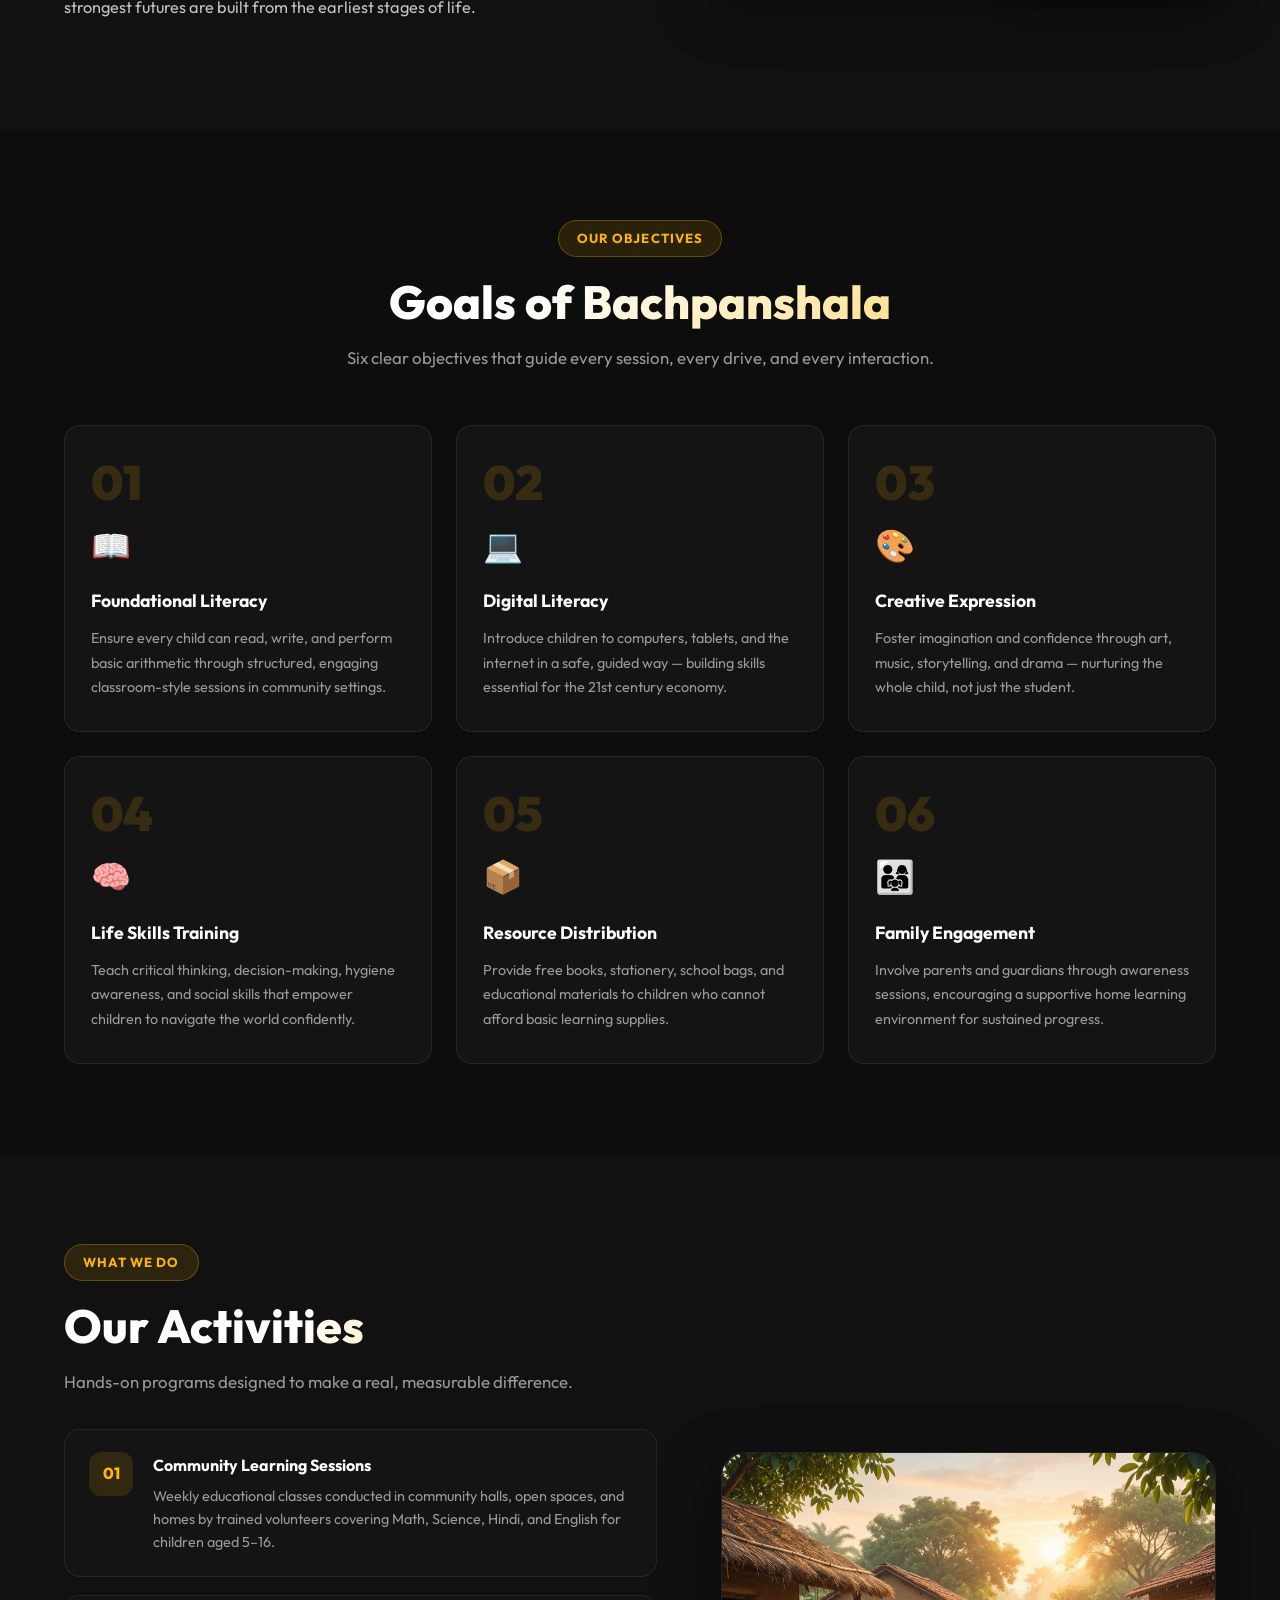
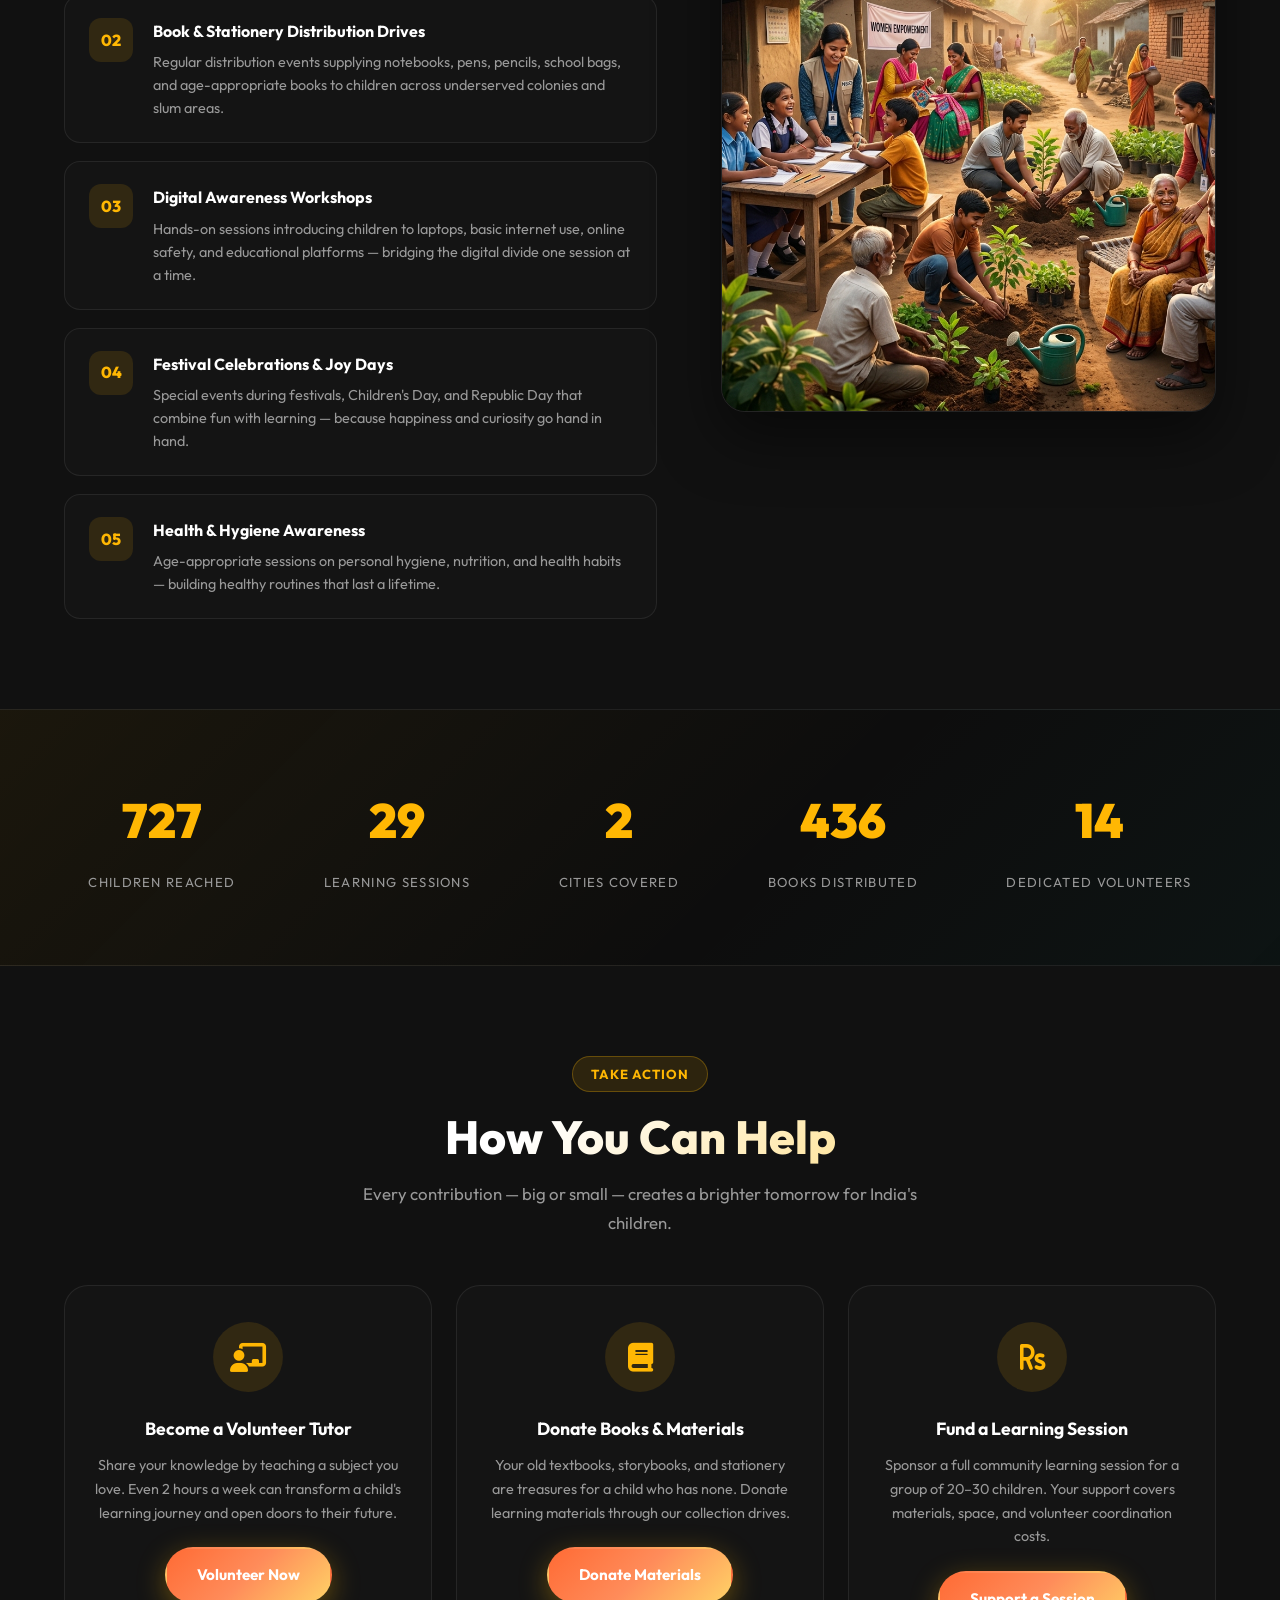
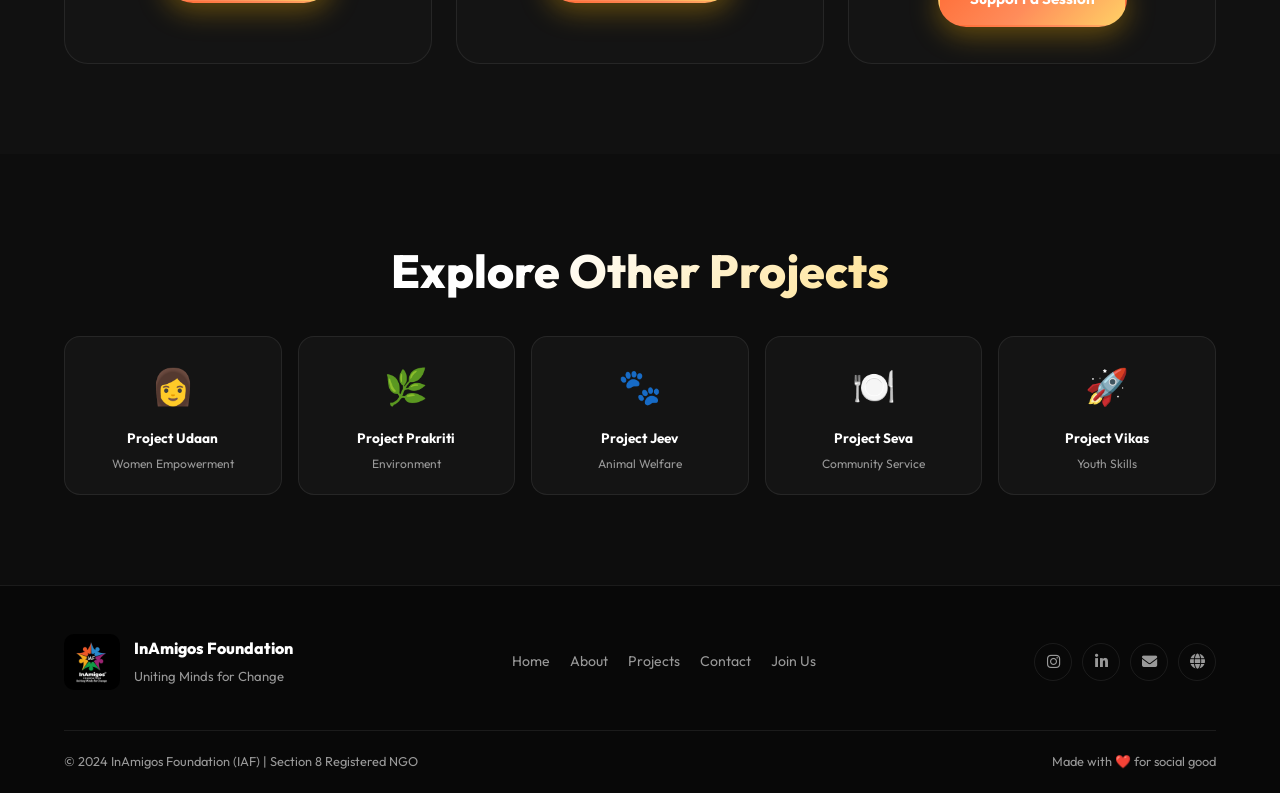
<file: Task-1/projects/bachpanshala.html>
<!DOCTYPE html>
<html lang="en">
<head>
  <meta charset="UTF-8" />
  <meta name="viewport" content="width=device-width, initial-scale=1.0" />
  <title>Project Bachpanshala | InAmigos Foundation</title>
  <meta name="description" content="Project Bachpanshala by InAmigos Foundation — bridging educational gaps for underprivileged children through quality schooling, digital literacy, and creative learning across India." />
  <link rel="preconnect" href="https://fonts.googleapis.com" />
  <link rel="preconnect" href="https://fonts.gstatic.com" crossorigin />
  <link href="https://fonts.googleapis.com/css2?family=Outfit:wght@300;400;500;600;700;800;900&family=Playfair+Display:ital,wght@0,700;1,700&display=swap" rel="stylesheet" />
  <link rel="stylesheet" href="https://cdnjs.cloudflare.com/ajax/libs/font-awesome/6.5.1/css/all.min.css" />
  <link rel="stylesheet" href="css/project.css" />
  <!-- Project accent: warm gold/amber for Education -->
  <style>
    :root {
      --accent:       #FFB703;
      --accent-rgb:   255,183,3;
      --accent-light: #FFCA3A;
      --accent-dark:  #E09500;
    }
  </style>
</head>
<body>

  <!-- NAVBAR -->
  <nav class="navbar" id="navbar">
    <a href="../index.html" class="nav-logo">
      <img src="../images/logo.png" alt="IAF Logo" class="nav-logo-img" />
      <span class="nav-logo-text">InAmigos<span class="logo-accent"> Foundation</span></span>
    </a>
    <ul class="nav-links" id="navLinks">
      <li><a href="../index.html#about"    class="nav-link">About</a></li>
      <li><a href="../index.html#projects" class="nav-link">All Projects</a></li>
      <li><a href="../index.html#contact"  class="nav-link">Contact</a></li>
      <li><a href="../index.html#join"     class="nav-link active">Join Us</a></li>
    </ul>
    <button class="hamburger" id="hamburger" aria-label="Menu">
      <span></span><span></span><span></span>
    </button>
  </nav>

  <!-- HERO -->
  <header class="project-hero">
    <div class="project-hero-bg">
      <img src="../images/project_education.png" alt="Project Bachpanshala" />
    </div>

    <!-- Breadcrumb -->
    <nav class="breadcrumb" aria-label="Breadcrumb">
      <div class="breadcrumb-inner">
        <a href="../index.html"><i class="fas fa-home"></i> Home</a>
        <span class="sep">›</span>
        <a href="../index.html#projects">Projects</a>
        <span class="sep">›</span>
        <span class="current">Project Bachpanshala</span>
      </div>
    </nav>

    <div class="container">
      <div class="project-hero-content">
        <span class="project-hero-emoji">📚</span>
        <div class="tag reveal-up">Education Initiative</div>
        <h1 class="project-hero-title reveal-up">Project<br/>Bachpanshala</h1>
        <p class="project-hero-subtitle reveal-up">Empowering Every Child's Right to Learn</p>
        <p class="project-hero-desc reveal-up">
          Bachpanshala — meaning "School of Childhood" — is InAmigos Foundation's flagship
          education initiative. We bridge critical learning gaps for underprivileged children
          across India, ensuring every child has access to quality education, digital literacy,
          and the confidence to dream bigger.
        </p>
        <div class="project-hero-btns reveal-up">
          <a href="../index.html#join" class="btn btn-accent"><i class="fas fa-hands-helping"></i> Volunteer with Us</a>
          <a href="../index.html#contact" class="btn btn-outline"><i class="fas fa-envelope"></i> Get in Touch</a>
        </div>
        <div class="project-hero-stats reveal-up">
          <div class="hero-stat">
            <span class="hero-stat-num" data-target="5000+">0</span>
            <span class="hero-stat-label">Children Reached</span>
          </div>
          <div class="hero-stat">
            <span class="hero-stat-num" data-target="200+">0</span>
            <span class="hero-stat-label">Sessions Held</span>
          </div>
          <div class="hero-stat">
            <span class="hero-stat-num" data-target="15+">0</span>
            <span class="hero-stat-label">Cities Covered</span>
          </div>
          <div class="hero-stat">
            <span class="hero-stat-num" data-target="100+">0</span>
            <span class="hero-stat-label">Active Volunteers</span>
          </div>
        </div>
      </div>
    </div>
  </header>

  <!-- OVERVIEW -->
  <section class="section overview-section">
    <div class="container">
      <div class="overview-grid">
        <div class="overview-text">
          <div class="tag reveal-fade">About This Project</div>
          <h2 class="section-title reveal-up">Why Bachpanshala?</h2>
          <p class="reveal-up">
            In India, millions of children from underprivileged backgrounds are robbed of their
            childhood by poverty, lack of resources, and systemic barriers. <strong>Project Bachpanshala</strong>
            was born from the belief that <em>every child deserves a chance to learn, grow, and dream</em>
            regardless of their socio-economic background.
          </p>
          <p class="reveal-up">
            Launched under the InAmigos Foundation in 2020, Bachpanshala runs community learning
            centers, digital literacy drives, and creative workshops in underserved neighborhoods.
            Our volunteers — trained educators and enthusiastic youth — conduct regular sessions
            that blend academics with life skills, arts, and emotional well-being.
          </p>
          <p class="reveal-up">
            From distributing books and stationery to setting up digital learning corners, we
            ensure children don't just <strong>attend school</strong> — they <strong>love learning</strong>.
            Because the strongest futures are built from the earliest stages of life.
          </p>
        </div>
        <div class="overview-img-wrap reveal-right">
          <img src="../images/project_education.png" alt="Bachpanshala classroom session" class="overview-img" />
          <div class="overview-badge">
            <span class="overview-badge-icon">🏆</span>
            <div class="overview-badge-text">
              <strong>Since 2020</strong>
              <span>Continuously Growing</span>
            </div>
          </div>
        </div>
      </div>
    </div>
  </section>

  <!-- GOALS -->
  <section class="section goals-section">
    <div class="container">
      <div class="tag reveal-fade" style="display:block;text-align:center;width:fit-content;margin:0 auto 18px;">Our Objectives</div>
      <h2 class="section-title reveal-up">Goals of Bachpanshala</h2>
      <p class="section-sub reveal-up">Six clear objectives that guide every session, every drive, and every interaction.</p>
      <div class="goals-grid">
        <div class="goal-card reveal-up">
          <span class="goal-number">01</span>
          <span class="goal-icon">📖</span>
          <h3>Foundational Literacy</h3>
          <p>Ensure every child can read, write, and perform basic arithmetic through structured, engaging classroom-style sessions in community settings.</p>
        </div>
        <div class="goal-card reveal-up">
          <span class="goal-number">02</span>
          <span class="goal-icon">💻</span>
          <h3>Digital Literacy</h3>
          <p>Introduce children to computers, tablets, and the internet in a safe, guided way — building skills essential for the 21st century economy.</p>
        </div>
        <div class="goal-card reveal-up">
          <span class="goal-number">03</span>
          <span class="goal-icon">🎨</span>
          <h3>Creative Expression</h3>
          <p>Foster imagination and confidence through art, music, storytelling, and drama — nurturing the whole child, not just the student.</p>
        </div>
        <div class="goal-card reveal-up">
          <span class="goal-number">04</span>
          <span class="goal-icon">🧠</span>
          <h3>Life Skills Training</h3>
          <p>Teach critical thinking, decision-making, hygiene awareness, and social skills that empower children to navigate the world confidently.</p>
        </div>
        <div class="goal-card reveal-up">
          <span class="goal-number">05</span>
          <span class="goal-icon">📦</span>
          <h3>Resource Distribution</h3>
          <p>Provide free books, stationery, school bags, and educational materials to children who cannot afford basic learning supplies.</p>
        </div>
        <div class="goal-card reveal-up">
          <span class="goal-number">06</span>
          <span class="goal-icon">👨‍👩‍👧</span>
          <h3>Family Engagement</h3>
          <p>Involve parents and guardians through awareness sessions, encouraging a supportive home learning environment for sustained progress.</p>
        </div>
      </div>
    </div>
  </section>

  <!-- ACTIVITIES -->
  <section class="section activities-section">
    <div class="container">
      <div class="overview-grid">
        <div>
          <div class="tag reveal-fade">What We Do</div>
          <h2 class="section-title reveal-up">Our Activities</h2>
          <p class="section-sub reveal-up" style="margin-bottom:32px;">Hands-on programs designed to make a real, measurable difference.</p>
          <div class="activities-list">
            <div class="activity-item reveal-up">
              <div class="activity-num">01</div>
              <div class="activity-body">
                <h4>Community Learning Sessions</h4>
                <p>Weekly educational classes conducted in community halls, open spaces, and homes by trained volunteers covering Math, Science, Hindi, and English for children aged 5–16.</p>
              </div>
            </div>
            <div class="activity-item reveal-up">
              <div class="activity-num">02</div>
              <div class="activity-body">
                <h4>Book & Stationery Distribution Drives</h4>
                <p>Regular distribution events supplying notebooks, pens, pencils, school bags, and age-appropriate books to children across underserved colonies and slum areas.</p>
              </div>
            </div>
            <div class="activity-item reveal-up">
              <div class="activity-num">03</div>
              <div class="activity-body">
                <h4>Digital Awareness Workshops</h4>
                <p>Hands-on sessions introducing children to laptops, basic internet use, online safety, and educational platforms — bridging the digital divide one session at a time.</p>
              </div>
            </div>
            <div class="activity-item reveal-up">
              <div class="activity-num">04</div>
              <div class="activity-body">
                <h4>Festival Celebrations & Joy Days</h4>
                <p>Special events during festivals, Children's Day, and Republic Day that combine fun with learning — because happiness and curiosity go hand in hand.</p>
              </div>
            </div>
            <div class="activity-item reveal-up">
              <div class="activity-num">05</div>
              <div class="activity-body">
                <h4>Health & Hygiene Awareness</h4>
                <p>Age-appropriate sessions on personal hygiene, nutrition, and health habits — building healthy routines that last a lifetime.</p>
              </div>
            </div>
          </div>
        </div>
        <div class="overview-img-wrap reveal-right">
          <img src="../images/hero_banner.png" alt="Bachpanshala activities" class="overview-img" style="height:560px;" />
        </div>
      </div>
    </div>
  </section>

  <!-- METRICS -->
  <section class="metrics-section">
    <div class="container">
      <div class="metrics-row">
        <div class="metric-item reveal-up">
          <span class="metric-num" data-target="5000">0</span>
          <span class="metric-label">Children Reached</span>
        </div>
        <div class="metric-item reveal-up">
          <span class="metric-num" data-target="200">0</span>
          <span class="metric-label">Learning Sessions</span>
        </div>
        <div class="metric-item reveal-up">
          <span class="metric-num" data-target="15">0</span>
          <span class="metric-label">Cities Covered</span>
        </div>
        <div class="metric-item reveal-up">
          <span class="metric-num" data-target="3000">0</span>
          <span class="metric-label">Books Distributed</span>
        </div>
        <div class="metric-item reveal-up">
          <span class="metric-num" data-target="100">0</span>
          <span class="metric-label">Dedicated Volunteers</span>
        </div>
      </div>
    </div>
  </section>

  <!-- HOW TO HELP -->
  <section class="section help-section">
    <div class="container">
      <div class="tag reveal-fade" style="display:block;text-align:center;width:fit-content;margin:0 auto 18px;">Take Action</div>
      <h2 class="section-title reveal-up">How You Can Help</h2>
      <p class="section-sub reveal-up" style="margin:0 auto 48px;">Every contribution — big or small — creates a brighter tomorrow for India's children.</p>
      <div class="help-grid">
        <div class="help-card reveal-up">
          <div class="help-icon"><i class="fas fa-chalkboard-teacher"></i></div>
          <h3>Become a Volunteer Tutor</h3>
          <p>Share your knowledge by teaching a subject you love. Even 2 hours a week can transform a child's learning journey and open doors to their future.</p>
          <a href="../index.html#join" class="btn btn-accent">Volunteer Now</a>
        </div>
        <div class="help-card reveal-up">
          <div class="help-icon"><i class="fas fa-book"></i></div>
          <h3>Donate Books & Materials</h3>
          <p>Your old textbooks, storybooks, and stationery are treasures for a child who has none. Donate learning materials through our collection drives.</p>
          <a href="../index.html#contact" class="btn btn-accent">Donate Materials</a>
        </div>
        <div class="help-card reveal-up">
          <div class="help-icon"><i class="fas fa-rupee-sign"></i></div>
          <h3>Fund a Learning Session</h3>
          <p>Sponsor a full community learning session for a group of 20–30 children. Your support covers materials, space, and volunteer coordination costs.</p>
          <a href="../index.html#join" class="btn btn-accent">Support a Session</a>
        </div>
      </div>
    </div>
  </section>

  <!-- OTHER PROJECTS -->
  <section class="section other-projects">
    <div class="container">
      <h2 class="section-title reveal-up" style="text-align:center;margin-bottom:36px;">Explore Other Projects</h2>
      <div class="other-grid">
        <a href="udaan.html" class="other-card reveal-up">
          <span class="other-card-emoji">👩</span>
          <div class="other-card-name">Project Udaan</div>
          <div class="other-card-sub">Women Empowerment</div>
        </a>
        <a href="prakriti.html" class="other-card reveal-up">
          <span class="other-card-emoji">🌿</span>
          <div class="other-card-name">Project Prakriti</div>
          <div class="other-card-sub">Environment</div>
        </a>
        <a href="jeev.html" class="other-card reveal-up">
          <span class="other-card-emoji">🐾</span>
          <div class="other-card-name">Project Jeev</div>
          <div class="other-card-sub">Animal Welfare</div>
        </a>
        <a href="seva.html" class="other-card reveal-up">
          <span class="other-card-emoji">🍽️</span>
          <div class="other-card-name">Project Seva</div>
          <div class="other-card-sub">Community Service</div>
        </a>
        <a href="vikas.html" class="other-card reveal-up">
          <span class="other-card-emoji">🚀</span>
          <div class="other-card-name">Project Vikas</div>
          <div class="other-card-sub">Youth Skills</div>
        </a>
      </div>
    </div>
  </section>

  <!-- FOOTER -->
  <footer class="footer">
    <div class="container">
      <div class="footer-inner">
        <div class="footer-brand">
          <img src="../images/logo.png" alt="IAF" class="footer-logo-img" />
          <div class="footer-brand-text">
            <h4>InAmigos Foundation</h4>
            <span>Uniting Minds for Change</span>
          </div>
        </div>
        <div class="footer-links">
          <a href="../index.html">Home</a>
          <a href="../index.html#about">About</a>
          <a href="../index.html#projects">Projects</a>
          <a href="../index.html#contact">Contact</a>
          <a href="../index.html#join">Join Us</a>
        </div>
        <div class="footer-socials-row">
          <a href="https://www.instagram.com/inamigos" target="_blank" class="footer-social ig" aria-label="Instagram"><i class="fab fa-instagram"></i></a>
          <a href="https://www.linkedin.com/company/inamigos-foundation/" target="_blank" class="footer-social li" aria-label="LinkedIn"><i class="fab fa-linkedin-in"></i></a>
          <a href="mailto:inamigosfoundation@gmail.com" class="footer-social em" aria-label="Email"><i class="fas fa-envelope"></i></a>
          <a href="https://inamigosfoundation.org.in" target="_blank" class="footer-social web" aria-label="Website"><i class="fas fa-globe"></i></a>
        </div>
      </div>
      <div class="footer-bottom">
        <span>© 2024 InAmigos Foundation (IAF) | Section 8 Registered NGO</span>
        <span>Made with <span class="heart">❤️</span> for social good</span>
      </div>
    </div>
  </footer>

  <button class="back-to-top" id="backToTop" aria-label="Back to top"><i class="fas fa-arrow-up"></i></button>
  <script src="js/project.js"></script>
</body>
</html>
</file>
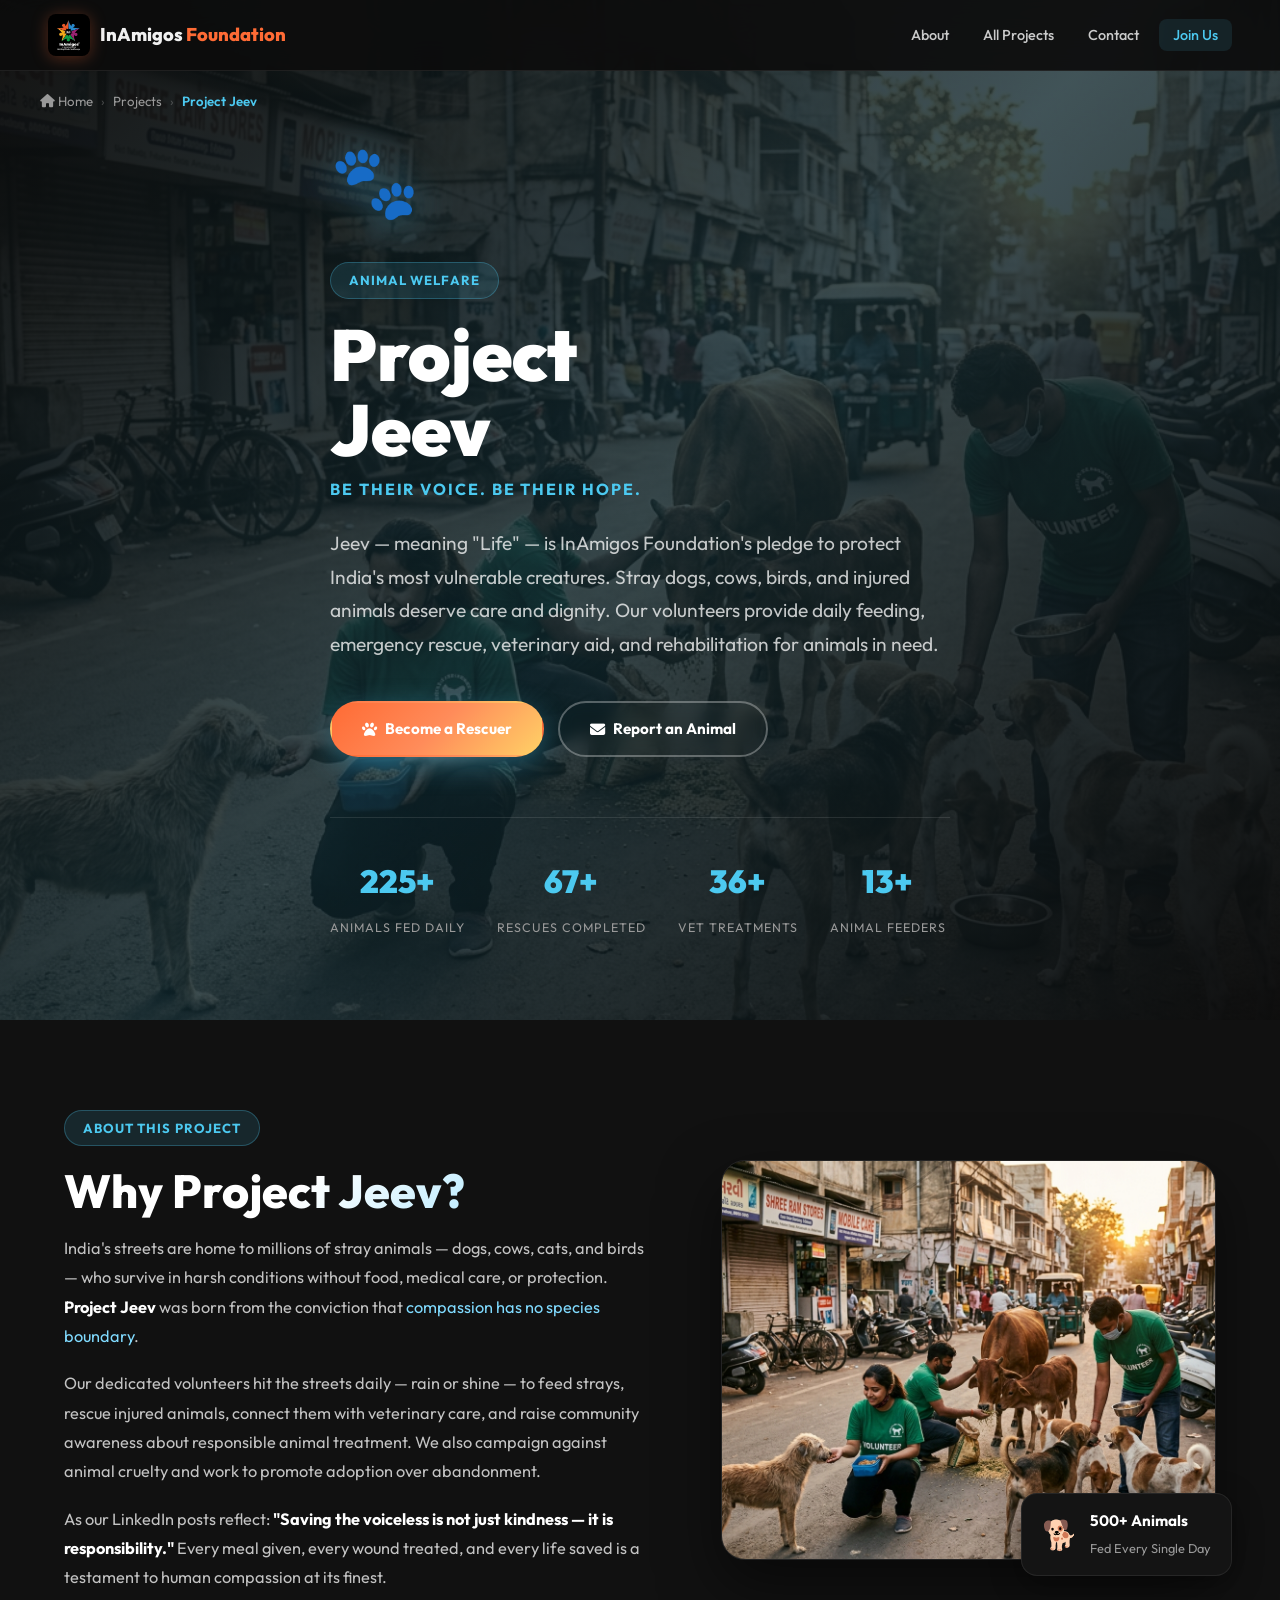
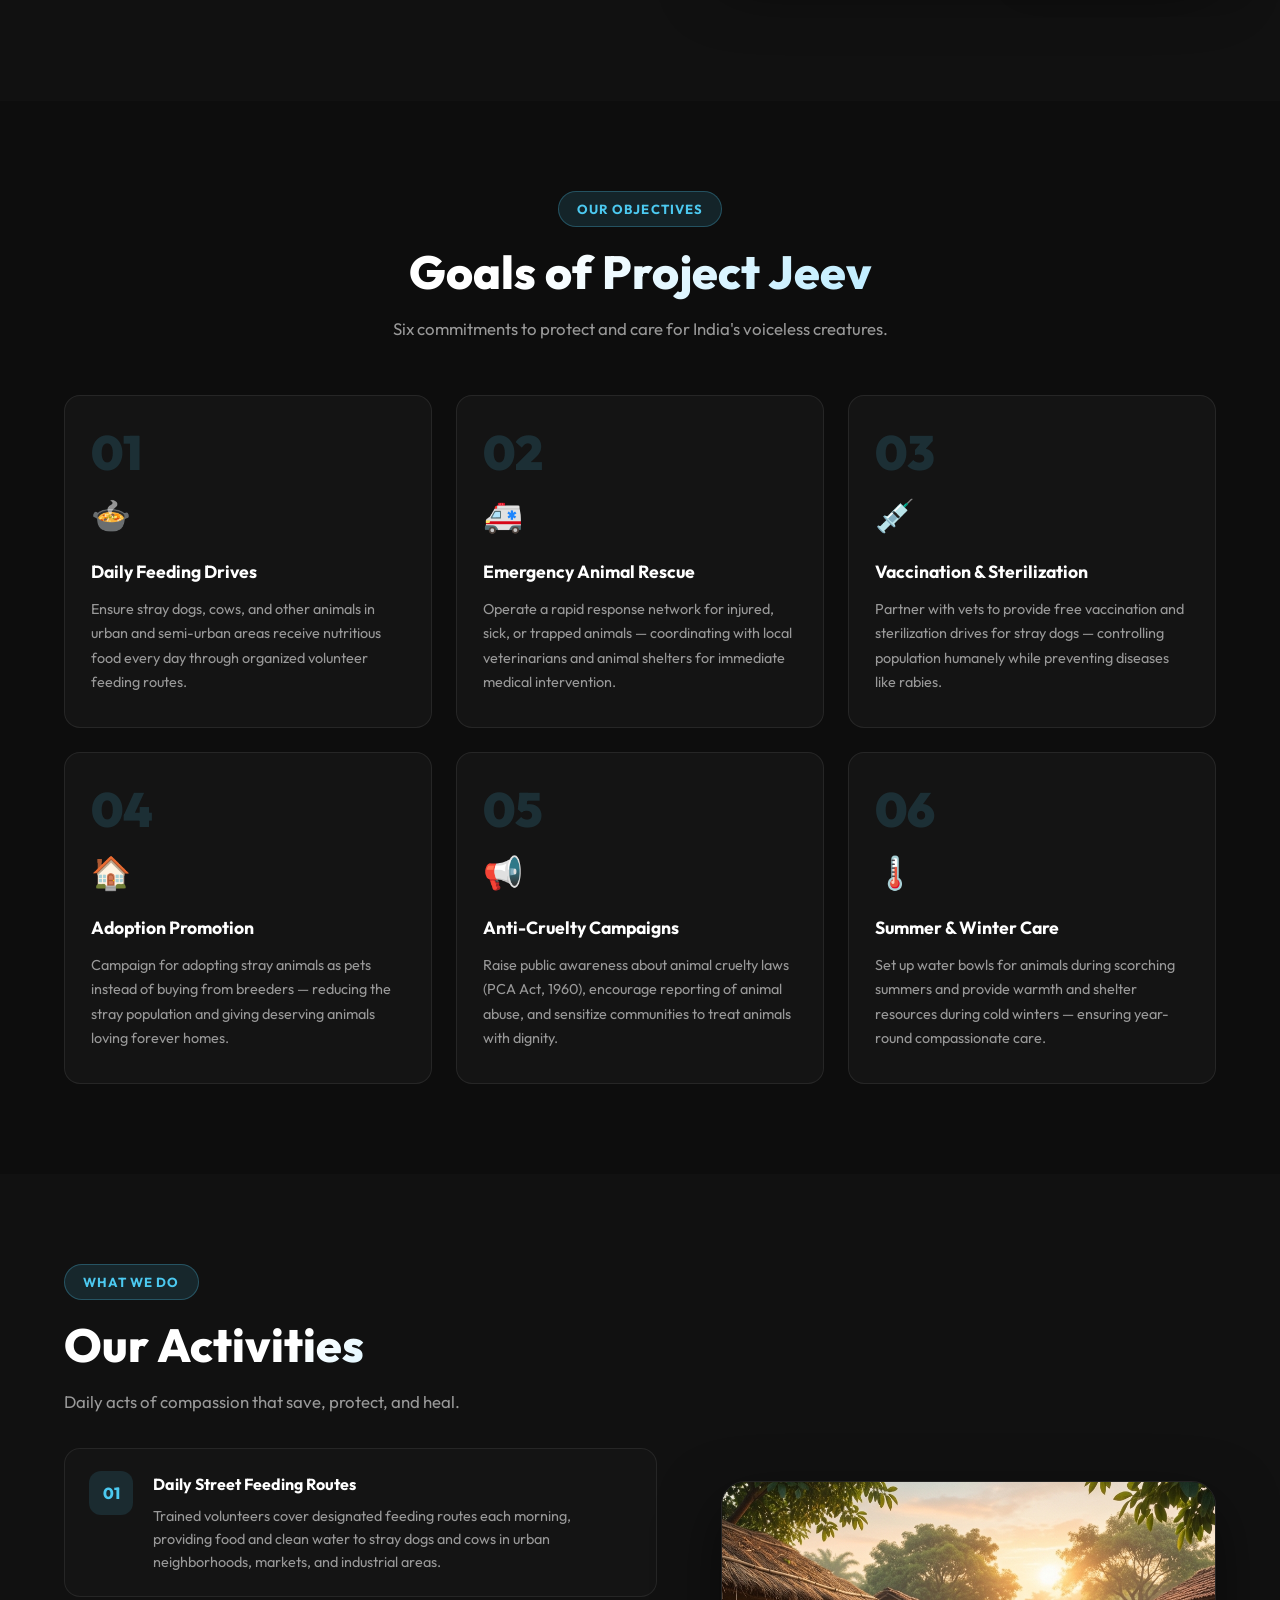
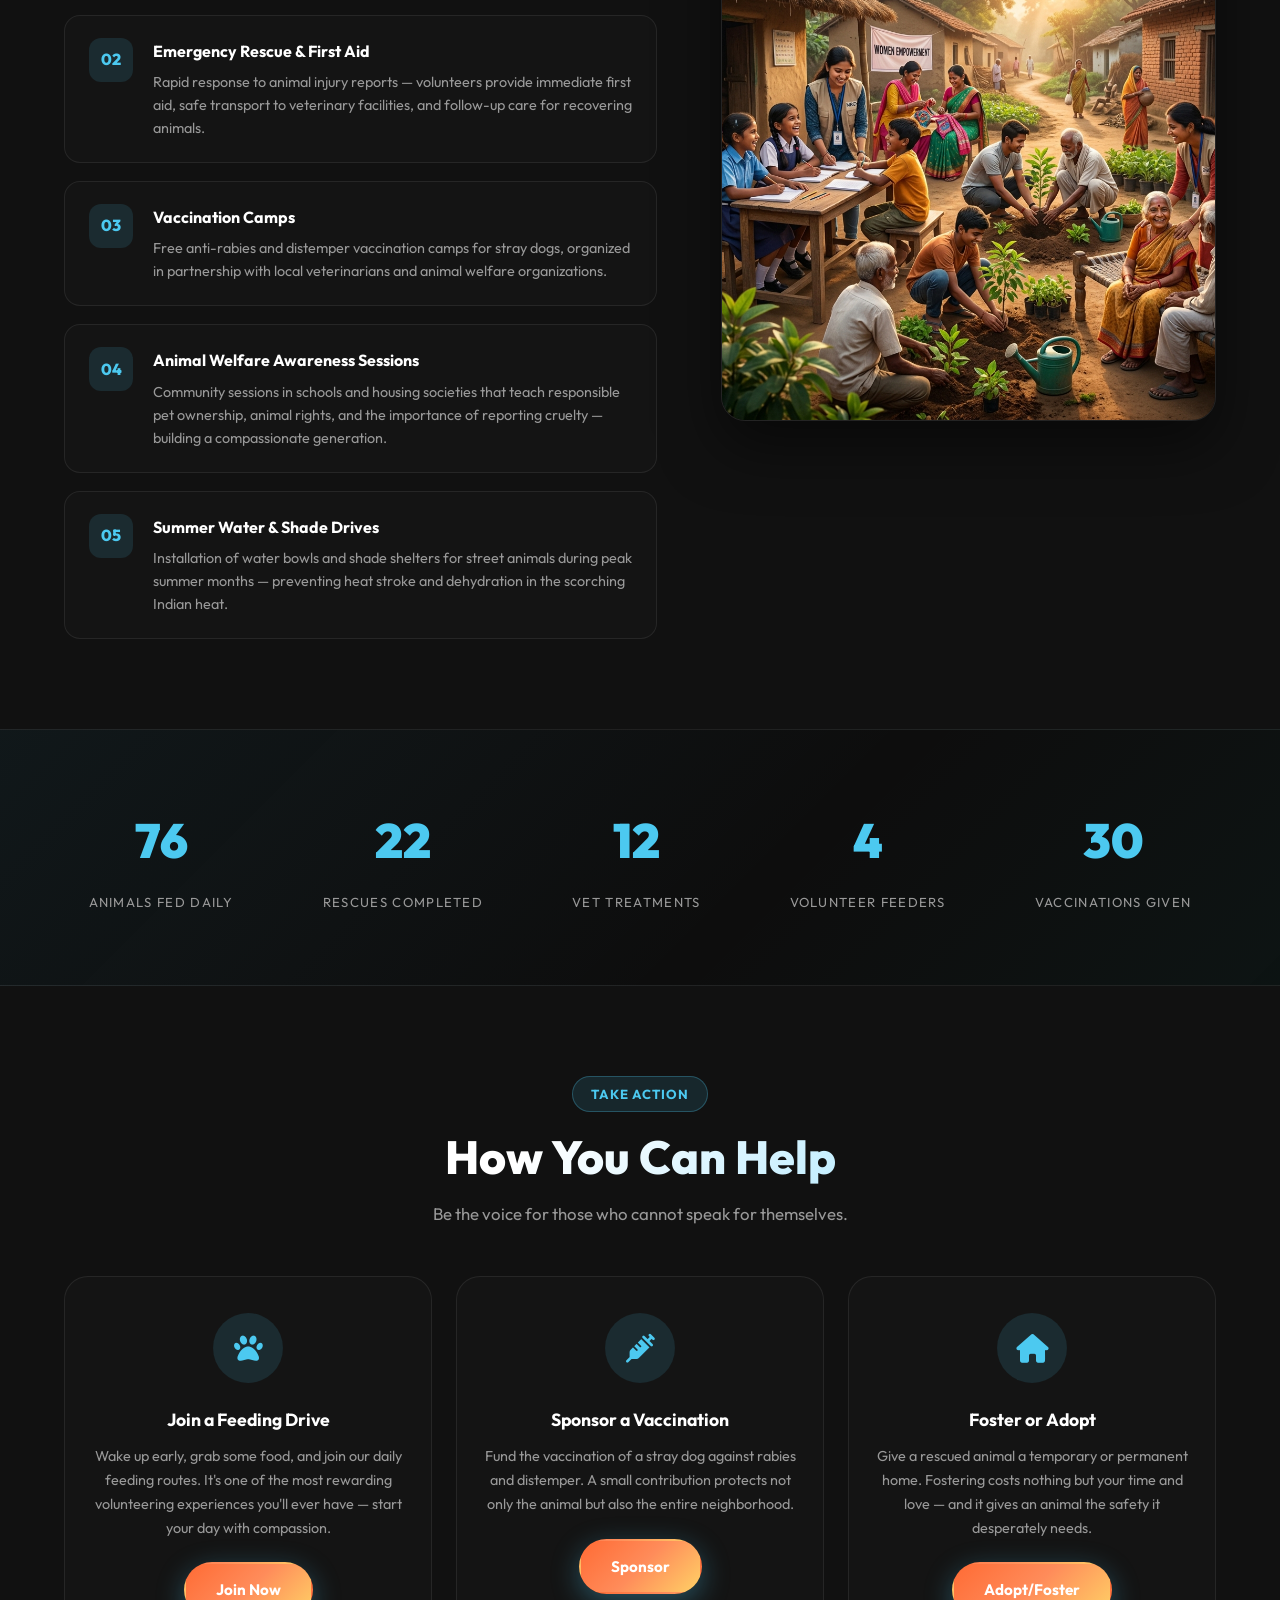
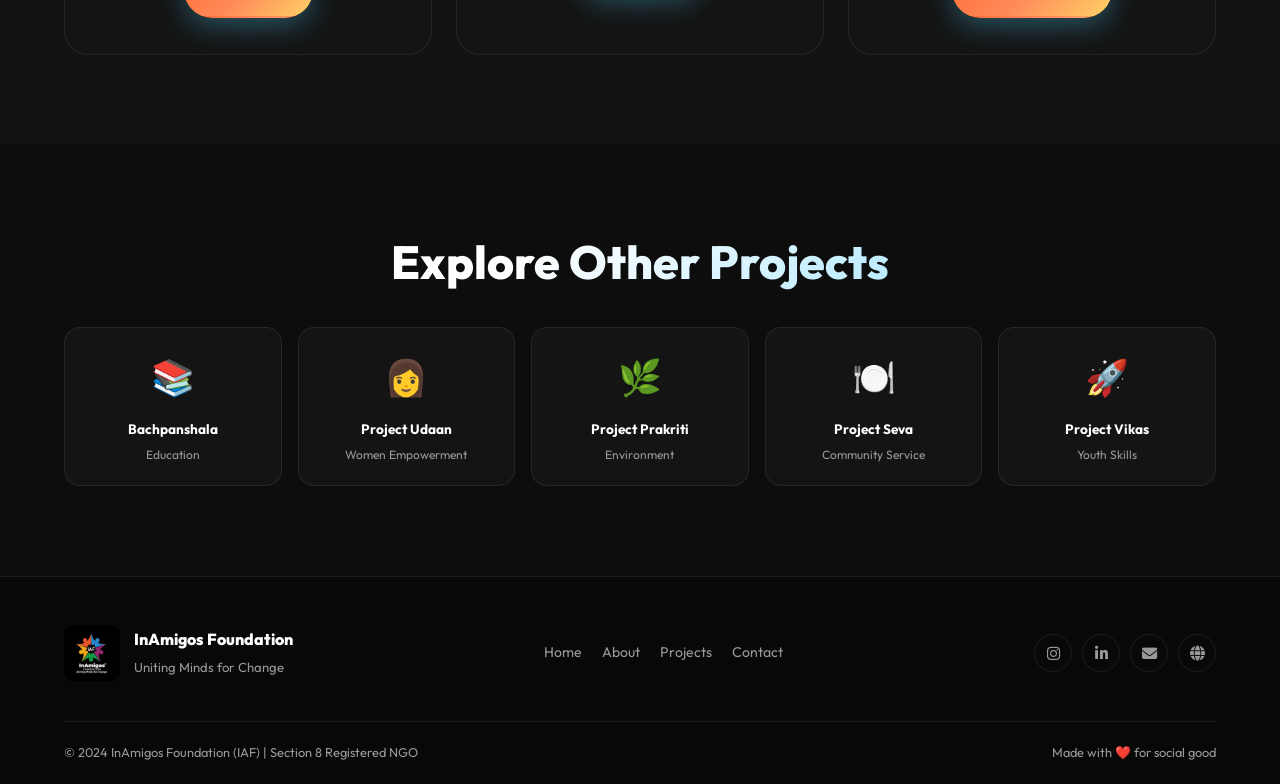
<file: Task-1/projects/jeev.html>
<!DOCTYPE html>
<html lang="en">
<head>
  <meta charset="UTF-8" /><meta name="viewport" content="width=device-width, initial-scale=1.0" />
  <title>Project Jeev | InAmigos Foundation</title>
  <meta name="description" content="Project Jeev by InAmigos Foundation — dedicated to animal welfare through rescue, daily feeding, veterinary aid, and protection of stray and abandoned animals across India." />
  <link rel="preconnect" href="https://fonts.googleapis.com" /><link rel="preconnect" href="https://fonts.gstatic.com" crossorigin />
  <link href="https://fonts.googleapis.com/css2?family=Outfit:wght@300;400;500;600;700;800;900&display=swap" rel="stylesheet" />
  <link rel="stylesheet" href="https://cdnjs.cloudflare.com/ajax/libs/font-awesome/6.5.1/css/all.min.css" />
  <link rel="stylesheet" href="css/project.css" />
  <style>:root{--accent:#4CC9F0;--accent-rgb:76,201,240;--accent-light:#80DBFF;--accent-dark:#1AABE0;}</style>
</head>
<body>
  <nav class="navbar" id="navbar">
    <a href="../index.html" class="nav-logo"><img src="../images/logo.png" alt="IAF Logo" class="nav-logo-img" /><span class="nav-logo-text">InAmigos<span class="logo-accent"> Foundation</span></span></a>
    <ul class="nav-links" id="navLinks">
      <li><a href="../index.html#about" class="nav-link">About</a></li><li><a href="../index.html#projects" class="nav-link">All Projects</a></li>
      <li><a href="../index.html#contact" class="nav-link">Contact</a></li><li><a href="../index.html#join" class="nav-link active">Join Us</a></li>
    </ul>
    <button class="hamburger" id="hamburger" aria-label="Menu"><span></span><span></span><span></span></button>
  </nav>

  <header class="project-hero">
    <div class="project-hero-bg"><img src="../images/project_animals.png" alt="Project Jeev" /></div>
    <nav class="breadcrumb" aria-label="Breadcrumb"><div class="breadcrumb-inner"><a href="../index.html"><i class="fas fa-home"></i> Home</a><span class="sep">›</span><a href="../index.html#projects">Projects</a><span class="sep">›</span><span class="current">Project Jeev</span></div></nav>
    <div class="container">
      <div class="project-hero-content">
        <span class="project-hero-emoji">🐾</span>
        <div class="tag reveal-up">Animal Welfare</div>
        <h1 class="project-hero-title reveal-up">Project<br/>Jeev</h1>
        <p class="project-hero-subtitle reveal-up">Be Their Voice. Be Their Hope.</p>
        <p class="project-hero-desc reveal-up">Jeev — meaning "Life" — is InAmigos Foundation's pledge to protect India's most vulnerable creatures. Stray dogs, cows, birds, and injured animals deserve care and dignity. Our volunteers provide daily feeding, emergency rescue, veterinary aid, and rehabilitation for animals in need.</p>
        <div class="project-hero-btns reveal-up">
          <a href="../index.html#join" class="btn btn-accent"><i class="fas fa-paw"></i> Become a Rescuer</a>
          <a href="../index.html#contact" class="btn btn-outline"><i class="fas fa-envelope"></i> Report an Animal</a>
        </div>
        <div class="project-hero-stats reveal-up">
          <div class="hero-stat"><span class="hero-stat-num" data-target="500+">0</span><span class="hero-stat-label">Animals Fed Daily</span></div>
          <div class="hero-stat"><span class="hero-stat-num" data-target="150+">0</span><span class="hero-stat-label">Rescues Completed</span></div>
          <div class="hero-stat"><span class="hero-stat-num" data-target="80+">0</span><span class="hero-stat-label">Vet Treatments</span></div>
          <div class="hero-stat"><span class="hero-stat-num" data-target="30+">0</span><span class="hero-stat-label">Animal Feeders</span></div>
        </div>
      </div>
    </div>
  </header>

  <section class="section overview-section">
    <div class="container">
      <div class="overview-grid">
        <div class="overview-text">
          <div class="tag reveal-fade">About This Project</div>
          <h2 class="section-title reveal-up">Why Project Jeev?</h2>
          <p class="reveal-up">India's streets are home to millions of stray animals — dogs, cows, cats, and birds — who survive in harsh conditions without food, medical care, or protection. <strong>Project Jeev</strong> was born from the conviction that <em>compassion has no species boundary</em>.</p>
          <p class="reveal-up">Our dedicated volunteers hit the streets daily — rain or shine — to feed strays, rescue injured animals, connect them with veterinary care, and raise community awareness about responsible animal treatment. We also campaign against animal cruelty and work to promote adoption over abandonment.</p>
          <p class="reveal-up">As our LinkedIn posts reflect: <strong>"Saving the voiceless is not just kindness — it is responsibility."</strong> Every meal given, every wound treated, and every life saved is a testament to human compassion at its finest.</p>
        </div>
        <div class="overview-img-wrap reveal-right">
          <img src="../images/project_animals.png" alt="Animal care project" class="overview-img" />
          <div class="overview-badge"><span class="overview-badge-icon">🐕</span><div class="overview-badge-text"><strong>500+ Animals</strong><span>Fed Every Single Day</span></div></div>
        </div>
      </div>
    </div>
  </section>

  <section class="section goals-section">
    <div class="container">
      <div class="tag reveal-fade" style="display:block;text-align:center;width:fit-content;margin:0 auto 18px;">Our Objectives</div>
      <h2 class="section-title reveal-up">Goals of Project Jeev</h2>
      <p class="section-sub reveal-up">Six commitments to protect and care for India's voiceless creatures.</p>
      <div class="goals-grid">
        <div class="goal-card reveal-up"><span class="goal-number">01</span><span class="goal-icon">🍲</span><h3>Daily Feeding Drives</h3><p>Ensure stray dogs, cows, and other animals in urban and semi-urban areas receive nutritious food every day through organized volunteer feeding routes.</p></div>
        <div class="goal-card reveal-up"><span class="goal-number">02</span><span class="goal-icon">🚑</span><h3>Emergency Animal Rescue</h3><p>Operate a rapid response network for injured, sick, or trapped animals — coordinating with local veterinarians and animal shelters for immediate medical intervention.</p></div>
        <div class="goal-card reveal-up"><span class="goal-number">03</span><span class="goal-icon">💉</span><h3>Vaccination & Sterilization</h3><p>Partner with vets to provide free vaccination and sterilization drives for stray dogs — controlling population humanely while preventing diseases like rabies.</p></div>
        <div class="goal-card reveal-up"><span class="goal-number">04</span><span class="goal-icon">🏠</span><h3>Adoption Promotion</h3><p>Campaign for adopting stray animals as pets instead of buying from breeders — reducing the stray population and giving deserving animals loving forever homes.</p></div>
        <div class="goal-card reveal-up"><span class="goal-number">05</span><span class="goal-icon">📢</span><h3>Anti-Cruelty Campaigns</h3><p>Raise public awareness about animal cruelty laws (PCA Act, 1960), encourage reporting of animal abuse, and sensitize communities to treat animals with dignity.</p></div>
        <div class="goal-card reveal-up"><span class="goal-number">06</span><span class="goal-icon">🌡️</span><h3>Summer & Winter Care</h3><p>Set up water bowls for animals during scorching summers and provide warmth and shelter resources during cold winters — ensuring year-round compassionate care.</p></div>
      </div>
    </div>
  </section>

  <section class="section activities-section">
    <div class="container">
      <div class="overview-grid">
        <div>
          <div class="tag reveal-fade">What We Do</div>
          <h2 class="section-title reveal-up">Our Activities</h2>
          <p class="section-sub reveal-up" style="margin-bottom:32px;">Daily acts of compassion that save, protect, and heal.</p>
          <div class="activities-list">
            <div class="activity-item reveal-up"><div class="activity-num">01</div><div class="activity-body"><h4>Daily Street Feeding Routes</h4><p>Trained volunteers cover designated feeding routes each morning, providing food and clean water to stray dogs and cows in urban neighborhoods, markets, and industrial areas.</p></div></div>
            <div class="activity-item reveal-up"><div class="activity-num">02</div><div class="activity-body"><h4>Emergency Rescue & First Aid</h4><p>Rapid response to animal injury reports — volunteers provide immediate first aid, safe transport to veterinary facilities, and follow-up care for recovering animals.</p></div></div>
            <div class="activity-item reveal-up"><div class="activity-num">03</div><div class="activity-body"><h4>Vaccination Camps</h4><p>Free anti-rabies and distemper vaccination camps for stray dogs, organized in partnership with local veterinarians and animal welfare organizations.</p></div></div>
            <div class="activity-item reveal-up"><div class="activity-num">04</div><div class="activity-body"><h4>Animal Welfare Awareness Sessions</h4><p>Community sessions in schools and housing societies that teach responsible pet ownership, animal rights, and the importance of reporting cruelty — building a compassionate generation.</p></div></div>
            <div class="activity-item reveal-up"><div class="activity-num">05</div><div class="activity-body"><h4>Summer Water & Shade Drives</h4><p>Installation of water bowls and shade shelters for street animals during peak summer months — preventing heat stroke and dehydration in the scorching Indian heat.</p></div></div>
          </div>
        </div>
        <div class="overview-img-wrap reveal-right"><img src="../images/hero_banner.png" alt="Jeev activities" class="overview-img" style="height:540px;" /></div>
      </div>
    </div>
  </section>

  <section class="metrics-section">
    <div class="container">
      <div class="metrics-row">
        <div class="metric-item reveal-up"><span class="metric-num" data-target="500">0</span><span class="metric-label">Animals Fed Daily</span></div>
        <div class="metric-item reveal-up"><span class="metric-num" data-target="150">0</span><span class="metric-label">Rescues Completed</span></div>
        <div class="metric-item reveal-up"><span class="metric-num" data-target="80">0</span><span class="metric-label">Vet Treatments</span></div>
        <div class="metric-item reveal-up"><span class="metric-num" data-target="30">0</span><span class="metric-label">Volunteer Feeders</span></div>
        <div class="metric-item reveal-up"><span class="metric-num" data-target="200">0</span><span class="metric-label">Vaccinations Given</span></div>
      </div>
    </div>
  </section>

  <section class="section help-section">
    <div class="container">
      <div class="tag reveal-fade" style="display:block;text-align:center;width:fit-content;margin:0 auto 18px;">Take Action</div>
      <h2 class="section-title reveal-up">How You Can Help</h2>
      <p class="section-sub reveal-up" style="margin:0 auto 48px;">Be the voice for those who cannot speak for themselves.</p>
      <div class="help-grid">
        <div class="help-card reveal-up"><div class="help-icon"><i class="fas fa-paw"></i></div><h3>Join a Feeding Drive</h3><p>Wake up early, grab some food, and join our daily feeding routes. It's one of the most rewarding volunteering experiences you'll ever have — start your day with compassion.</p><a href="../index.html#join" class="btn btn-accent">Join Now</a></div>
        <div class="help-card reveal-up"><div class="help-icon"><i class="fas fa-syringe"></i></div><h3>Sponsor a Vaccination</h3><p>Fund the vaccination of a stray dog against rabies and distemper. A small contribution protects not only the animal but also the entire neighborhood.</p><a href="../index.html#contact" class="btn btn-accent">Sponsor</a></div>
        <div class="help-card reveal-up"><div class="help-icon"><i class="fas fa-home"></i></div><h3>Foster or Adopt</h3><p>Give a rescued animal a temporary or permanent home. Fostering costs nothing but your time and love — and it gives an animal the safety it desperately needs.</p><a href="../index.html#contact" class="btn btn-accent">Adopt/Foster</a></div>
      </div>
    </div>
  </section>

  <section class="section other-projects">
    <div class="container">
      <h2 class="section-title reveal-up" style="text-align:center;margin-bottom:36px;">Explore Other Projects</h2>
      <div class="other-grid">
        <a href="bachpanshala.html" class="other-card reveal-up"><span class="other-card-emoji">📚</span><div class="other-card-name">Bachpanshala</div><div class="other-card-sub">Education</div></a>
        <a href="udaan.html" class="other-card reveal-up"><span class="other-card-emoji">👩</span><div class="other-card-name">Project Udaan</div><div class="other-card-sub">Women Empowerment</div></a>
        <a href="prakriti.html" class="other-card reveal-up"><span class="other-card-emoji">🌿</span><div class="other-card-name">Project Prakriti</div><div class="other-card-sub">Environment</div></a>
        <a href="seva.html" class="other-card reveal-up"><span class="other-card-emoji">🍽️</span><div class="other-card-name">Project Seva</div><div class="other-card-sub">Community Service</div></a>
        <a href="vikas.html" class="other-card reveal-up"><span class="other-card-emoji">🚀</span><div class="other-card-name">Project Vikas</div><div class="other-card-sub">Youth Skills</div></a>
      </div>
    </div>
  </section>

  <footer class="footer"><div class="container"><div class="footer-inner">
    <div class="footer-brand"><img src="../images/logo.png" alt="IAF" class="footer-logo-img" /><div class="footer-brand-text"><h4>InAmigos Foundation</h4><span>Uniting Minds for Change</span></div></div>
    <div class="footer-links"><a href="../index.html">Home</a><a href="../index.html#about">About</a><a href="../index.html#projects">Projects</a><a href="../index.html#contact">Contact</a></div>
    <div class="footer-socials-row"><a href="https://www.instagram.com/inamigos" target="_blank" class="footer-social ig" aria-label="Instagram"><i class="fab fa-instagram"></i></a><a href="https://www.linkedin.com/company/inamigos-foundation/" target="_blank" class="footer-social li" aria-label="LinkedIn"><i class="fab fa-linkedin-in"></i></a><a href="mailto:inamigosfoundation@gmail.com" class="footer-social em" aria-label="Email"><i class="fas fa-envelope"></i></a><a href="https://inamigosfoundation.org.in" target="_blank" class="footer-social web" aria-label="Website"><i class="fas fa-globe"></i></a></div>
  </div><div class="footer-bottom"><span>© 2024 InAmigos Foundation (IAF) | Section 8 Registered NGO</span><span>Made with <span class="heart">❤️</span> for social good</span></div></div></footer>

  <button class="back-to-top" id="backToTop" aria-label="Back to top"><i class="fas fa-arrow-up"></i></button>
  <script src="js/project.js"></script>
</body>
</html>
</file>
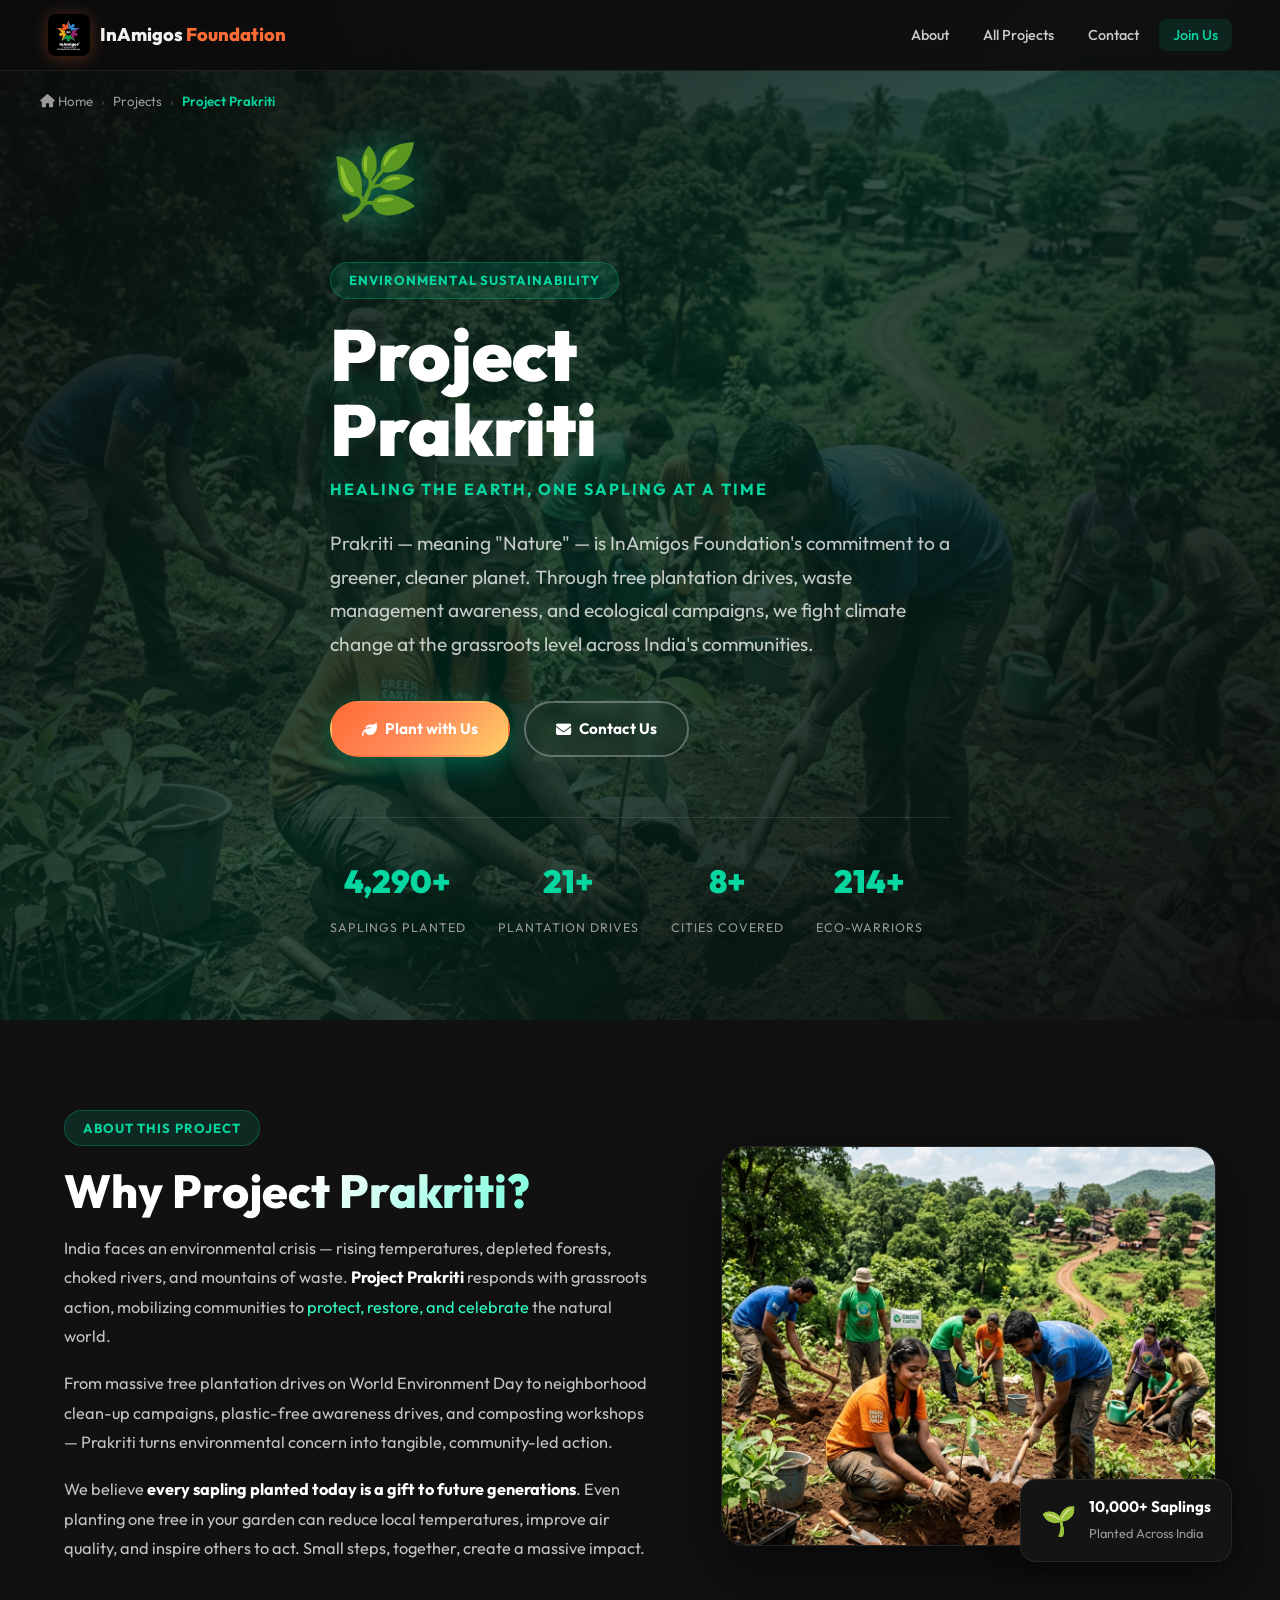
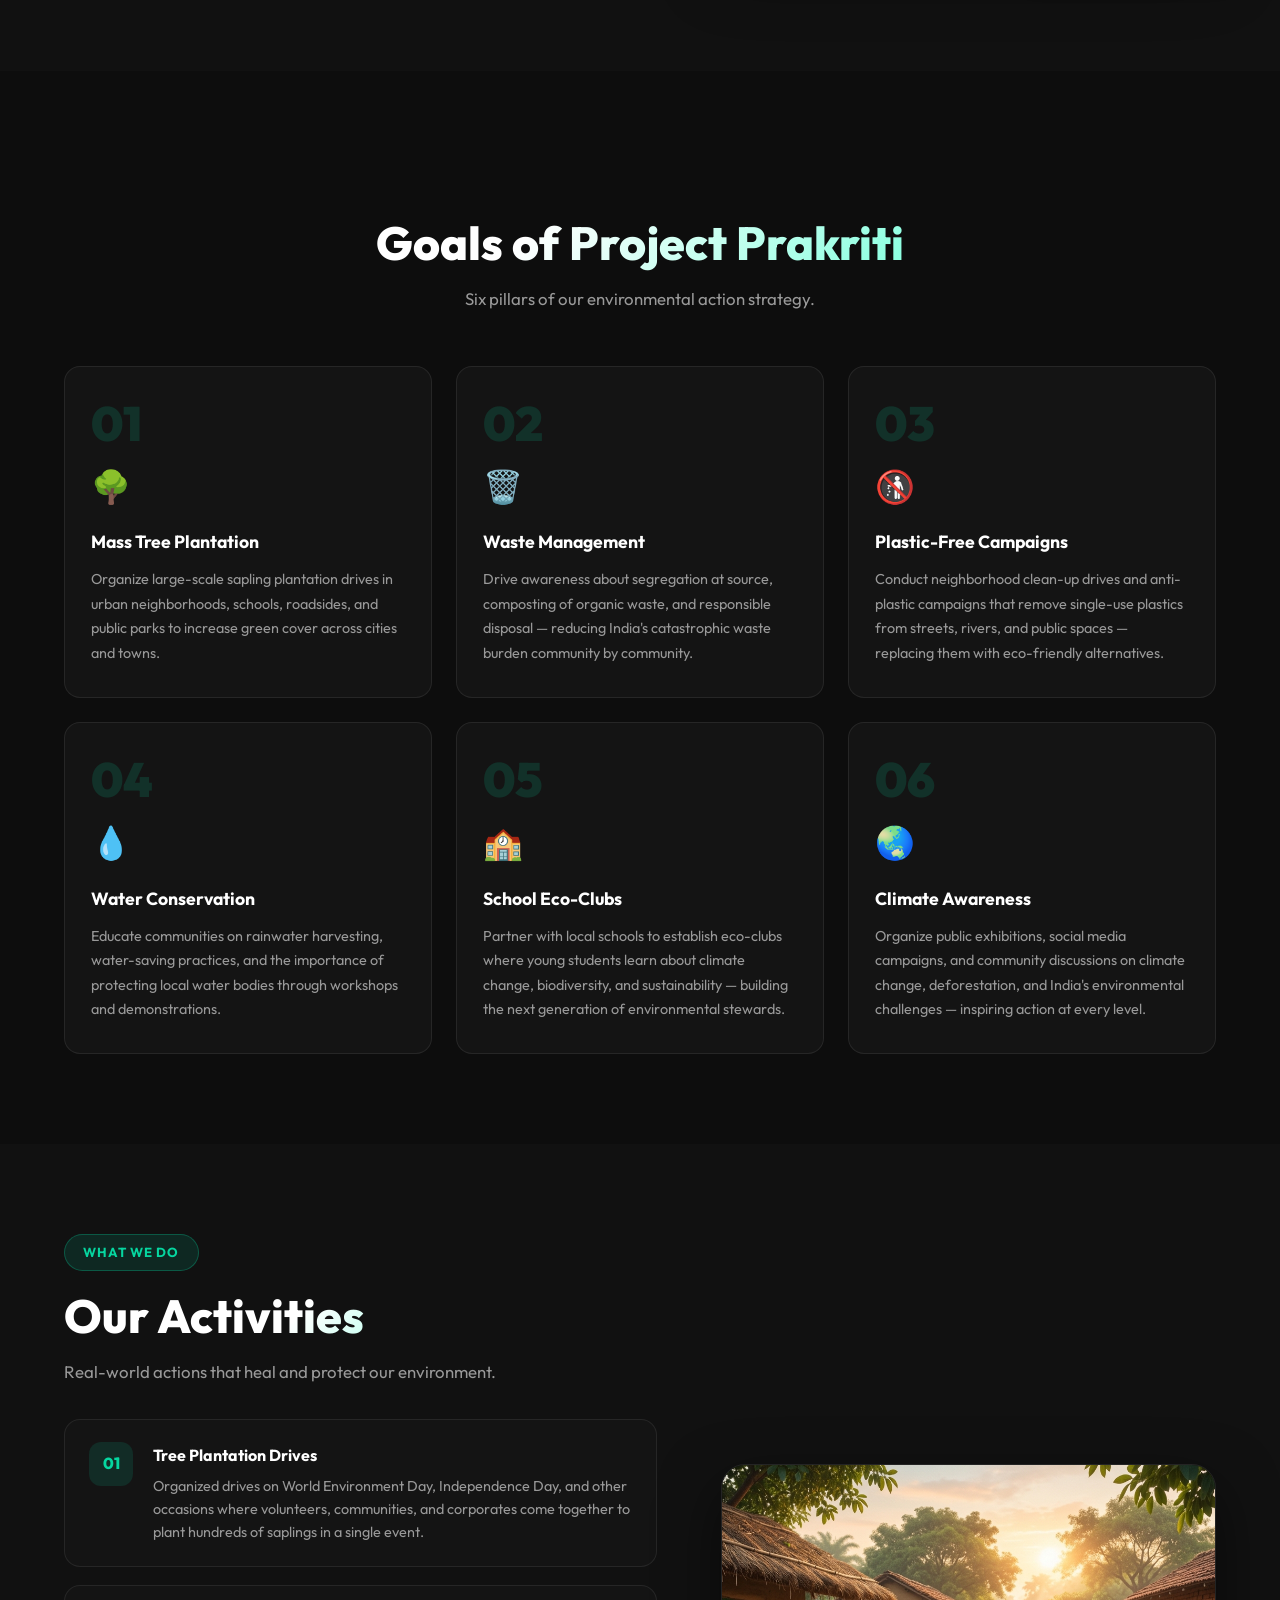
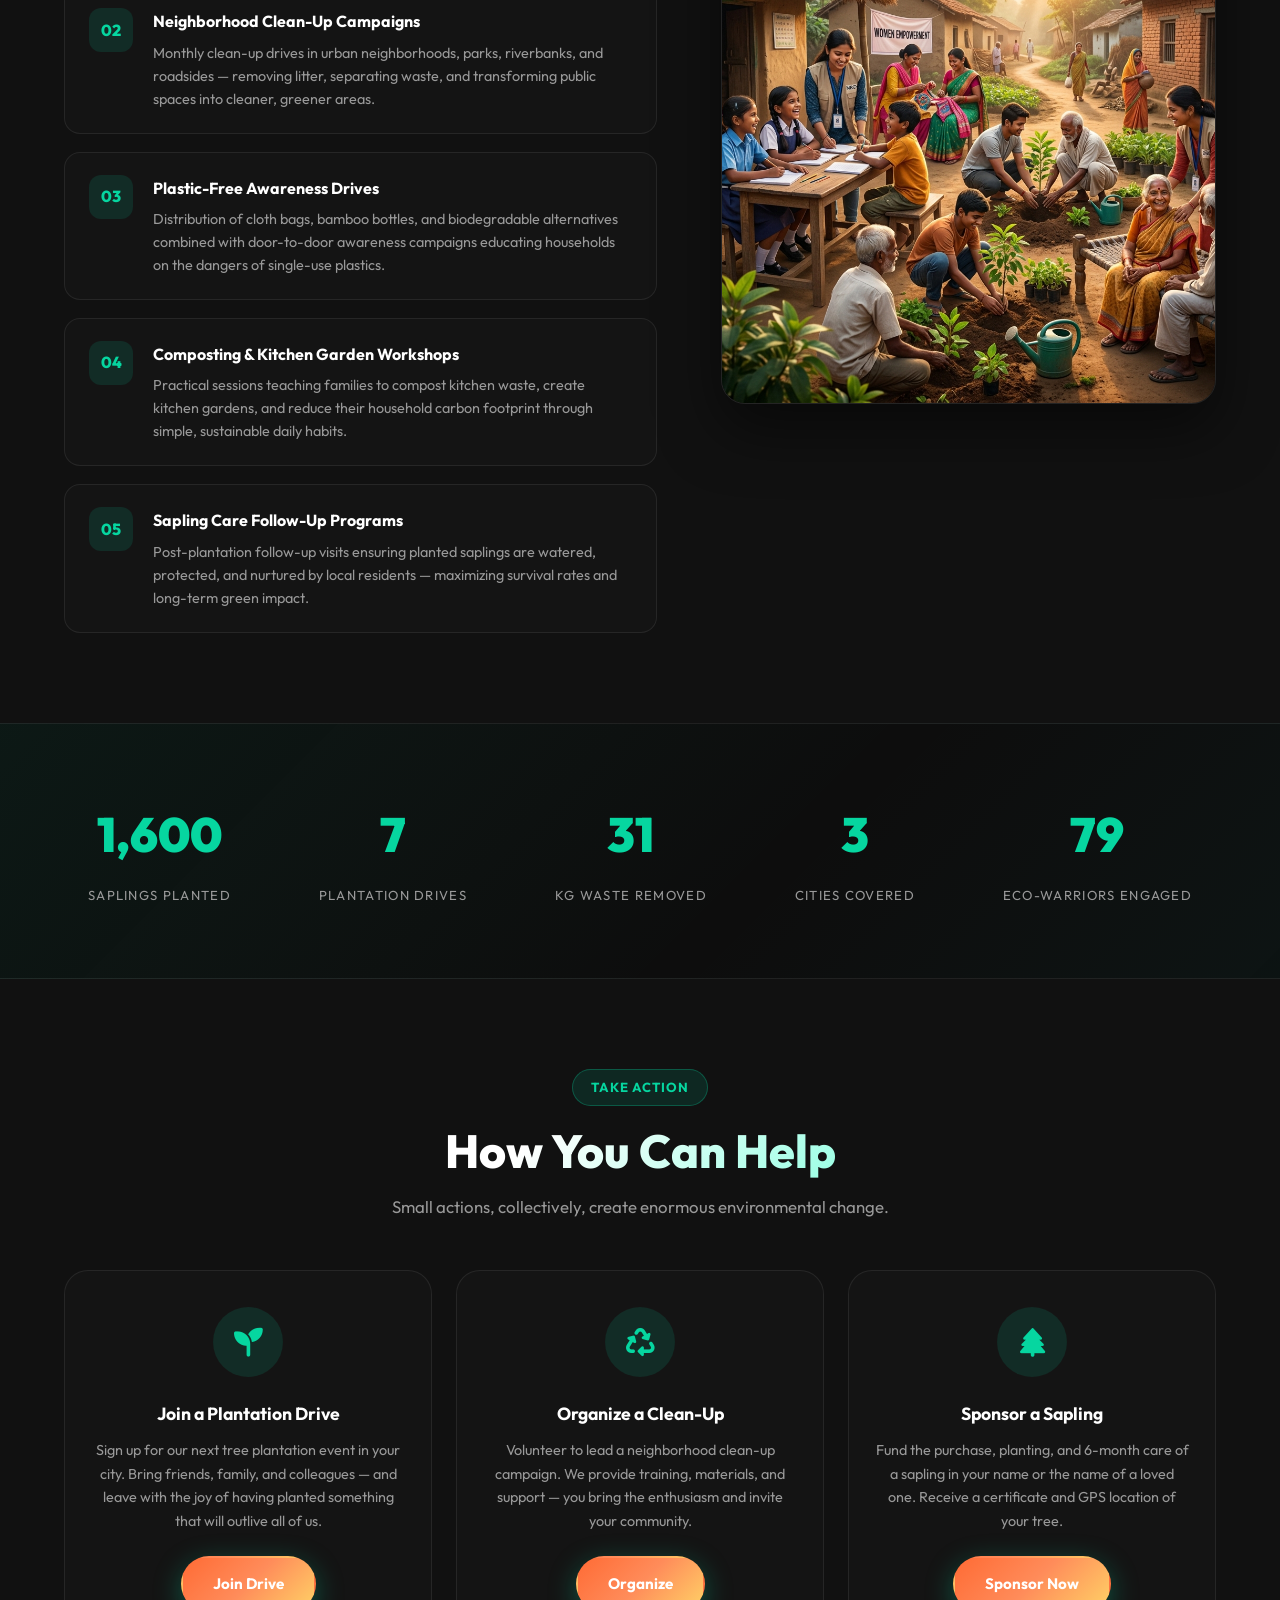
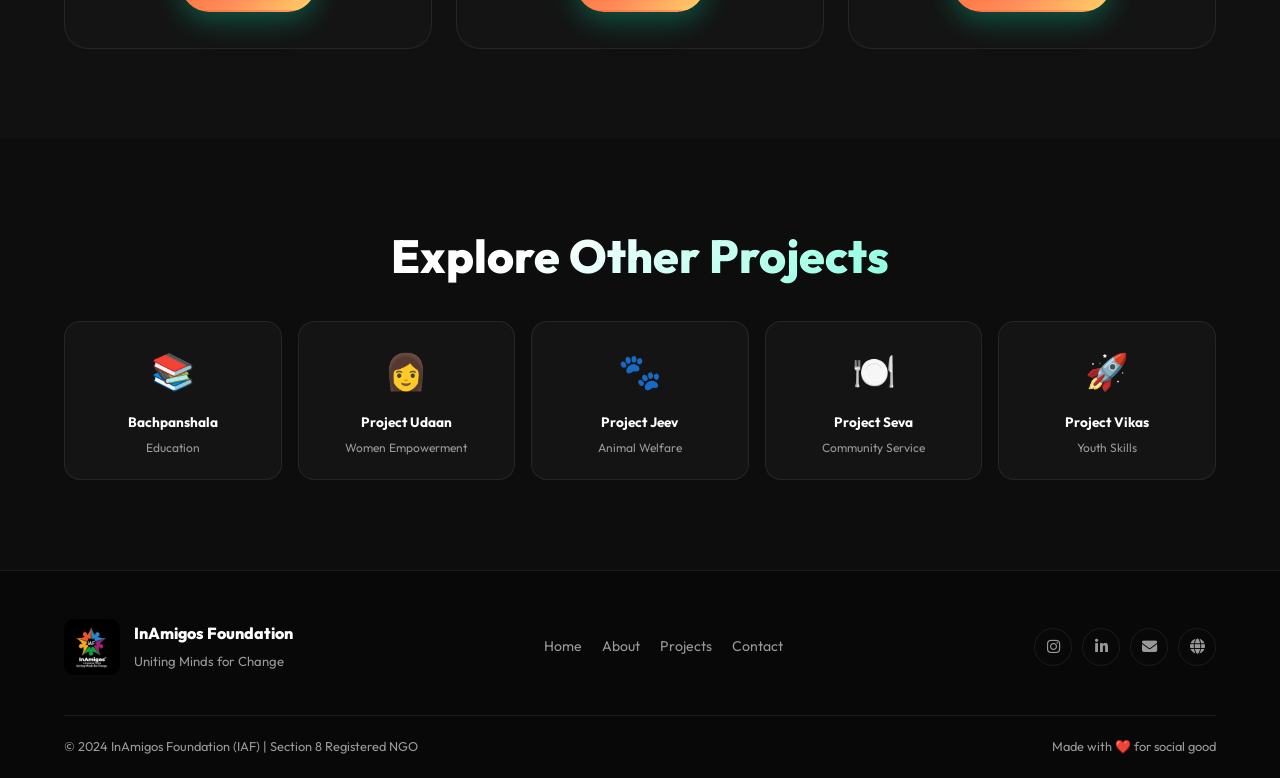
<file: Task-1/projects/prakriti.html>
<!DOCTYPE html>
<html lang="en">
<head>
  <meta charset="UTF-8" />
  <meta name="viewport" content="width=device-width, initial-scale=1.0" />
  <title>Project Prakriti | InAmigos Foundation</title>
  <meta name="description" content="Project Prakriti by InAmigos Foundation — an environmental sustainability initiative with tree plantation drives, waste management, and eco-awareness campaigns across India." />
  <link rel="preconnect" href="https://fonts.googleapis.com" /><link rel="preconnect" href="https://fonts.gstatic.com" crossorigin />
  <link href="https://fonts.googleapis.com/css2?family=Outfit:wght@300;400;500;600;700;800;900&display=swap" rel="stylesheet" />
  <link rel="stylesheet" href="https://cdnjs.cloudflare.com/ajax/libs/font-awesome/6.5.1/css/all.min.css" />
  <link rel="stylesheet" href="css/project.css" />
  <style>
    :root { --accent:#06D6A0; --accent-rgb:6,214,160; --accent-light:#2EFFC8; --accent-dark:#00A87C; }
  </style>
</head>
<body>
  <nav class="navbar" id="navbar">
    <a href="../index.html" class="nav-logo"><img src="../images/logo.png" alt="IAF Logo" class="nav-logo-img" /><span class="nav-logo-text">InAmigos<span class="logo-accent"> Foundation</span></span></a>
    <ul class="nav-links" id="navLinks">
      <li><a href="../index.html#about" class="nav-link">About</a></li>
      <li><a href="../index.html#projects" class="nav-link">All Projects</a></li>
      <li><a href="../index.html#contact" class="nav-link">Contact</a></li>
      <li><a href="../index.html#join" class="nav-link active">Join Us</a></li>
    </ul>
    <button class="hamburger" id="hamburger" aria-label="Menu"><span></span><span></span><span></span></button>
  </nav>

  <header class="project-hero">
    <div class="project-hero-bg"><img src="../images/project_environment.png" alt="Project Prakriti" /></div>
    <nav class="breadcrumb" aria-label="Breadcrumb">
      <div class="breadcrumb-inner"><a href="../index.html"><i class="fas fa-home"></i> Home</a><span class="sep">›</span><a href="../index.html#projects">Projects</a><span class="sep">›</span><span class="current">Project Prakriti</span></div>
    </nav>
    <div class="container">
      <div class="project-hero-content">
        <span class="project-hero-emoji">🌿</span>
        <div class="tag reveal-up">Environmental Sustainability</div>
        <h1 class="project-hero-title reveal-up">Project<br/>Prakriti</h1>
        <p class="project-hero-subtitle reveal-up">Healing the Earth, One Sapling at a Time</p>
        <p class="project-hero-desc reveal-up">Prakriti — meaning "Nature" — is InAmigos Foundation's commitment to a greener, cleaner planet. Through tree plantation drives, waste management awareness, and ecological campaigns, we fight climate change at the grassroots level across India's communities.</p>
        <div class="project-hero-btns reveal-up">
          <a href="../index.html#join" class="btn btn-accent"><i class="fas fa-leaf"></i> Plant with Us</a>
          <a href="../index.html#contact" class="btn btn-outline"><i class="fas fa-envelope"></i> Contact Us</a>
        </div>
        <div class="project-hero-stats reveal-up">
          <div class="hero-stat"><span class="hero-stat-num" data-target="10000+">0</span><span class="hero-stat-label">Saplings Planted</span></div>
          <div class="hero-stat"><span class="hero-stat-num" data-target="50+">0</span><span class="hero-stat-label">Plantation Drives</span></div>
          <div class="hero-stat"><span class="hero-stat-num" data-target="20+">0</span><span class="hero-stat-label">Cities Covered</span></div>
          <div class="hero-stat"><span class="hero-stat-num" data-target="500+">0</span><span class="hero-stat-label">Eco-Warriors</span></div>
        </div>
      </div>
    </div>
  </header>

  <section class="section overview-section">
    <div class="container">
      <div class="overview-grid">
        <div class="overview-text">
          <div class="tag reveal-fade">About This Project</div>
          <h2 class="section-title reveal-up">Why Project Prakriti?</h2>
          <p class="reveal-up">India faces an environmental crisis — rising temperatures, depleted forests, choked rivers, and mountains of waste. <strong>Project Prakriti</strong> responds with grassroots action, mobilizing communities to <em>protect, restore, and celebrate</em> the natural world.</p>
          <p class="reveal-up">From massive tree plantation drives on World Environment Day to neighborhood clean-up campaigns, plastic-free awareness drives, and composting workshops — Prakriti turns environmental concern into tangible, community-led action.</p>
          <p class="reveal-up">We believe <strong>every sapling planted today is a gift to future generations</strong>. Even planting one tree in your garden can reduce local temperatures, improve air quality, and inspire others to act. Small steps, together, create a massive impact.</p>
        </div>
        <div class="overview-img-wrap reveal-right">
          <img src="../images/project_environment.png" alt="Tree plantation drive" class="overview-img" />
          <div class="overview-badge"><span class="overview-badge-icon">🌱</span><div class="overview-badge-text"><strong>10,000+ Saplings</strong><span>Planted Across India</span></div></div>
        </div>
      </div>
    </div>
  </section>

  <section class="section goals-section">
    <div class="container">
      <div class="tag reveal-fade" style="display:block;text-align:center;width:fit-content;margin:0 auto 18px;">Our Objectives</div>
      <h2 class="section-title reveal-up">Goals of Project Prakriti</h2>
      <p class="section-sub reveal-up">Six pillars of our environmental action strategy.</p>
      <div class="goals-grid">
        <div class="goal-card reveal-up"><span class="goal-number">01</span><span class="goal-icon">🌳</span><h3>Mass Tree Plantation</h3><p>Organize large-scale sapling plantation drives in urban neighborhoods, schools, roadsides, and public parks to increase green cover across cities and towns.</p></div>
        <div class="goal-card reveal-up"><span class="goal-number">02</span><span class="goal-icon">🗑️</span><h3>Waste Management</h3><p>Drive awareness about segregation at source, composting of organic waste, and responsible disposal — reducing India's catastrophic waste burden community by community.</p></div>
        <div class="goal-card reveal-up"><span class="goal-number">03</span><span class="goal-icon">🚯</span><h3>Plastic-Free Campaigns</h3><p>Conduct neighborhood clean-up drives and anti-plastic campaigns that remove single-use plastics from streets, rivers, and public spaces — replacing them with eco-friendly alternatives.</p></div>
        <div class="goal-card reveal-up"><span class="goal-number">04</span><span class="goal-icon">💧</span><h3>Water Conservation</h3><p>Educate communities on rainwater harvesting, water-saving practices, and the importance of protecting local water bodies through workshops and demonstrations.</p></div>
        <div class="goal-card reveal-up"><span class="goal-number">05</span><span class="goal-icon">🏫</span><h3>School Eco-Clubs</h3><p>Partner with local schools to establish eco-clubs where young students learn about climate change, biodiversity, and sustainability — building the next generation of environmental stewards.</p></div>
        <div class="goal-card reveal-up"><span class="goal-number">06</span><span class="goal-icon">🌏</span><h3>Climate Awareness</h3><p>Organize public exhibitions, social media campaigns, and community discussions on climate change, deforestation, and India's environmental challenges — inspiring action at every level.</p></div>
      </div>
    </div>
  </section>

  <section class="section activities-section">
    <div class="container">
      <div class="overview-grid">
        <div>
          <div class="tag reveal-fade">What We Do</div>
          <h2 class="section-title reveal-up">Our Activities</h2>
          <p class="section-sub reveal-up" style="margin-bottom:32px;">Real-world actions that heal and protect our environment.</p>
          <div class="activities-list">
            <div class="activity-item reveal-up"><div class="activity-num">01</div><div class="activity-body"><h4>Tree Plantation Drives</h4><p>Organized drives on World Environment Day, Independence Day, and other occasions where volunteers, communities, and corporates come together to plant hundreds of saplings in a single event.</p></div></div>
            <div class="activity-item reveal-up"><div class="activity-num">02</div><div class="activity-body"><h4>Neighborhood Clean-Up Campaigns</h4><p>Monthly clean-up drives in urban neighborhoods, parks, riverbanks, and roadsides — removing litter, separating waste, and transforming public spaces into cleaner, greener areas.</p></div></div>
            <div class="activity-item reveal-up"><div class="activity-num">03</div><div class="activity-body"><h4>Plastic-Free Awareness Drives</h4><p>Distribution of cloth bags, bamboo bottles, and biodegradable alternatives combined with door-to-door awareness campaigns educating households on the dangers of single-use plastics.</p></div></div>
            <div class="activity-item reveal-up"><div class="activity-num">04</div><div class="activity-body"><h4>Composting & Kitchen Garden Workshops</h4><p>Practical sessions teaching families to compost kitchen waste, create kitchen gardens, and reduce their household carbon footprint through simple, sustainable daily habits.</p></div></div>
            <div class="activity-item reveal-up"><div class="activity-num">05</div><div class="activity-body"><h4>Sapling Care Follow-Up Programs</h4><p>Post-plantation follow-up visits ensuring planted saplings are watered, protected, and nurtured by local residents — maximizing survival rates and long-term green impact.</p></div></div>
          </div>
        </div>
        <div class="overview-img-wrap reveal-right">
          <img src="../images/hero_banner.png" alt="Prakriti activities" class="overview-img" style="height:540px;" />
        </div>
      </div>
    </div>
  </section>

  <section class="metrics-section">
    <div class="container">
      <div class="metrics-row">
        <div class="metric-item reveal-up"><span class="metric-num" data-target="10000">0</span><span class="metric-label">Saplings Planted</span></div>
        <div class="metric-item reveal-up"><span class="metric-num" data-target="50">0</span><span class="metric-label">Plantation Drives</span></div>
        <div class="metric-item reveal-up"><span class="metric-num" data-target="200">0</span><span class="metric-label">KG Waste Removed</span></div>
        <div class="metric-item reveal-up"><span class="metric-num" data-target="20">0</span><span class="metric-label">Cities Covered</span></div>
        <div class="metric-item reveal-up"><span class="metric-num" data-target="500">0</span><span class="metric-label">Eco-Warriors Engaged</span></div>
      </div>
    </div>
  </section>

  <section class="section help-section">
    <div class="container">
      <div class="tag reveal-fade" style="display:block;text-align:center;width:fit-content;margin:0 auto 18px;">Take Action</div>
      <h2 class="section-title reveal-up">How You Can Help</h2>
      <p class="section-sub reveal-up" style="margin:0 auto 48px;">Small actions, collectively, create enormous environmental change.</p>
      <div class="help-grid">
        <div class="help-card reveal-up"><div class="help-icon"><i class="fas fa-seedling"></i></div><h3>Join a Plantation Drive</h3><p>Sign up for our next tree plantation event in your city. Bring friends, family, and colleagues — and leave with the joy of having planted something that will outlive all of us.</p><a href="../index.html#join" class="btn btn-accent">Join Drive</a></div>
        <div class="help-card reveal-up"><div class="help-icon"><i class="fas fa-recycle"></i></div><h3>Organize a Clean-Up</h3><p>Volunteer to lead a neighborhood clean-up campaign. We provide training, materials, and support — you bring the enthusiasm and invite your community.</p><a href="../index.html#contact" class="btn btn-accent">Organize</a></div>
        <div class="help-card reveal-up"><div class="help-icon"><i class="fas fa-tree"></i></div><h3>Sponsor a Sapling</h3><p>Fund the purchase, planting, and 6-month care of a sapling in your name or the name of a loved one. Receive a certificate and GPS location of your tree.</p><a href="../index.html#join" class="btn btn-accent">Sponsor Now</a></div>
      </div>
    </div>
  </section>

  <section class="section other-projects">
    <div class="container">
      <h2 class="section-title reveal-up" style="text-align:center;margin-bottom:36px;">Explore Other Projects</h2>
      <div class="other-grid">
        <a href="bachpanshala.html" class="other-card reveal-up"><span class="other-card-emoji">📚</span><div class="other-card-name">Bachpanshala</div><div class="other-card-sub">Education</div></a>
        <a href="udaan.html" class="other-card reveal-up"><span class="other-card-emoji">👩</span><div class="other-card-name">Project Udaan</div><div class="other-card-sub">Women Empowerment</div></a>
        <a href="jeev.html" class="other-card reveal-up"><span class="other-card-emoji">🐾</span><div class="other-card-name">Project Jeev</div><div class="other-card-sub">Animal Welfare</div></a>
        <a href="seva.html" class="other-card reveal-up"><span class="other-card-emoji">🍽️</span><div class="other-card-name">Project Seva</div><div class="other-card-sub">Community Service</div></a>
        <a href="vikas.html" class="other-card reveal-up"><span class="other-card-emoji">🚀</span><div class="other-card-name">Project Vikas</div><div class="other-card-sub">Youth Skills</div></a>
      </div>
    </div>
  </section>

  <footer class="footer"><div class="container"><div class="footer-inner">
    <div class="footer-brand"><img src="../images/logo.png" alt="IAF" class="footer-logo-img" /><div class="footer-brand-text"><h4>InAmigos Foundation</h4><span>Uniting Minds for Change</span></div></div>
    <div class="footer-links"><a href="../index.html">Home</a><a href="../index.html#about">About</a><a href="../index.html#projects">Projects</a><a href="../index.html#contact">Contact</a></div>
    <div class="footer-socials-row">
      <a href="https://www.instagram.com/inamigos" target="_blank" class="footer-social ig" aria-label="Instagram"><i class="fab fa-instagram"></i></a>
      <a href="https://www.linkedin.com/company/inamigos-foundation/" target="_blank" class="footer-social li" aria-label="LinkedIn"><i class="fab fa-linkedin-in"></i></a>
      <a href="mailto:inamigosfoundation@gmail.com" class="footer-social em" aria-label="Email"><i class="fas fa-envelope"></i></a>
      <a href="https://inamigosfoundation.org.in" target="_blank" class="footer-social web" aria-label="Website"><i class="fas fa-globe"></i></a>
    </div>
  </div><div class="footer-bottom"><span>© 2024 InAmigos Foundation (IAF) | Section 8 Registered NGO</span><span>Made with <span class="heart">❤️</span> for social good</span></div></div></footer>

  <button class="back-to-top" id="backToTop" aria-label="Back to top"><i class="fas fa-arrow-up"></i></button>
  <script src="js/project.js"></script>
</body>
</html>
</file>
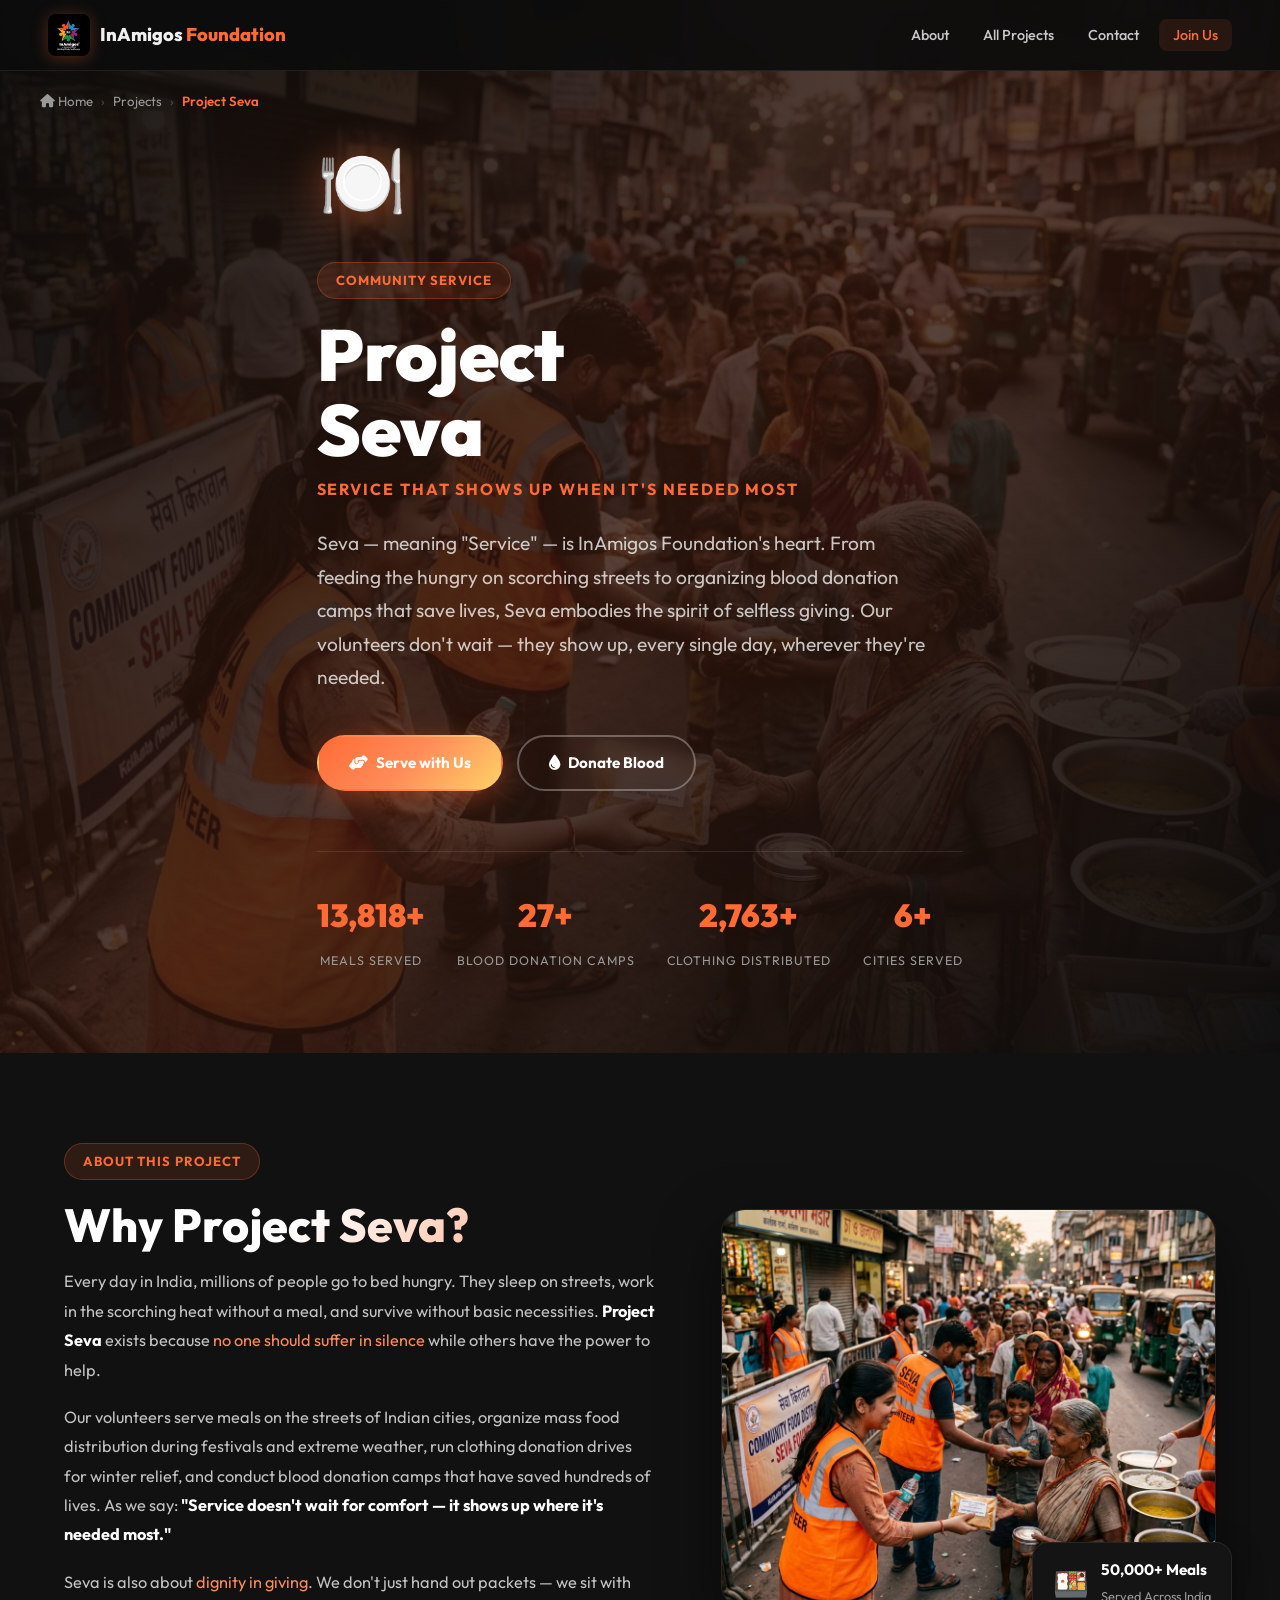
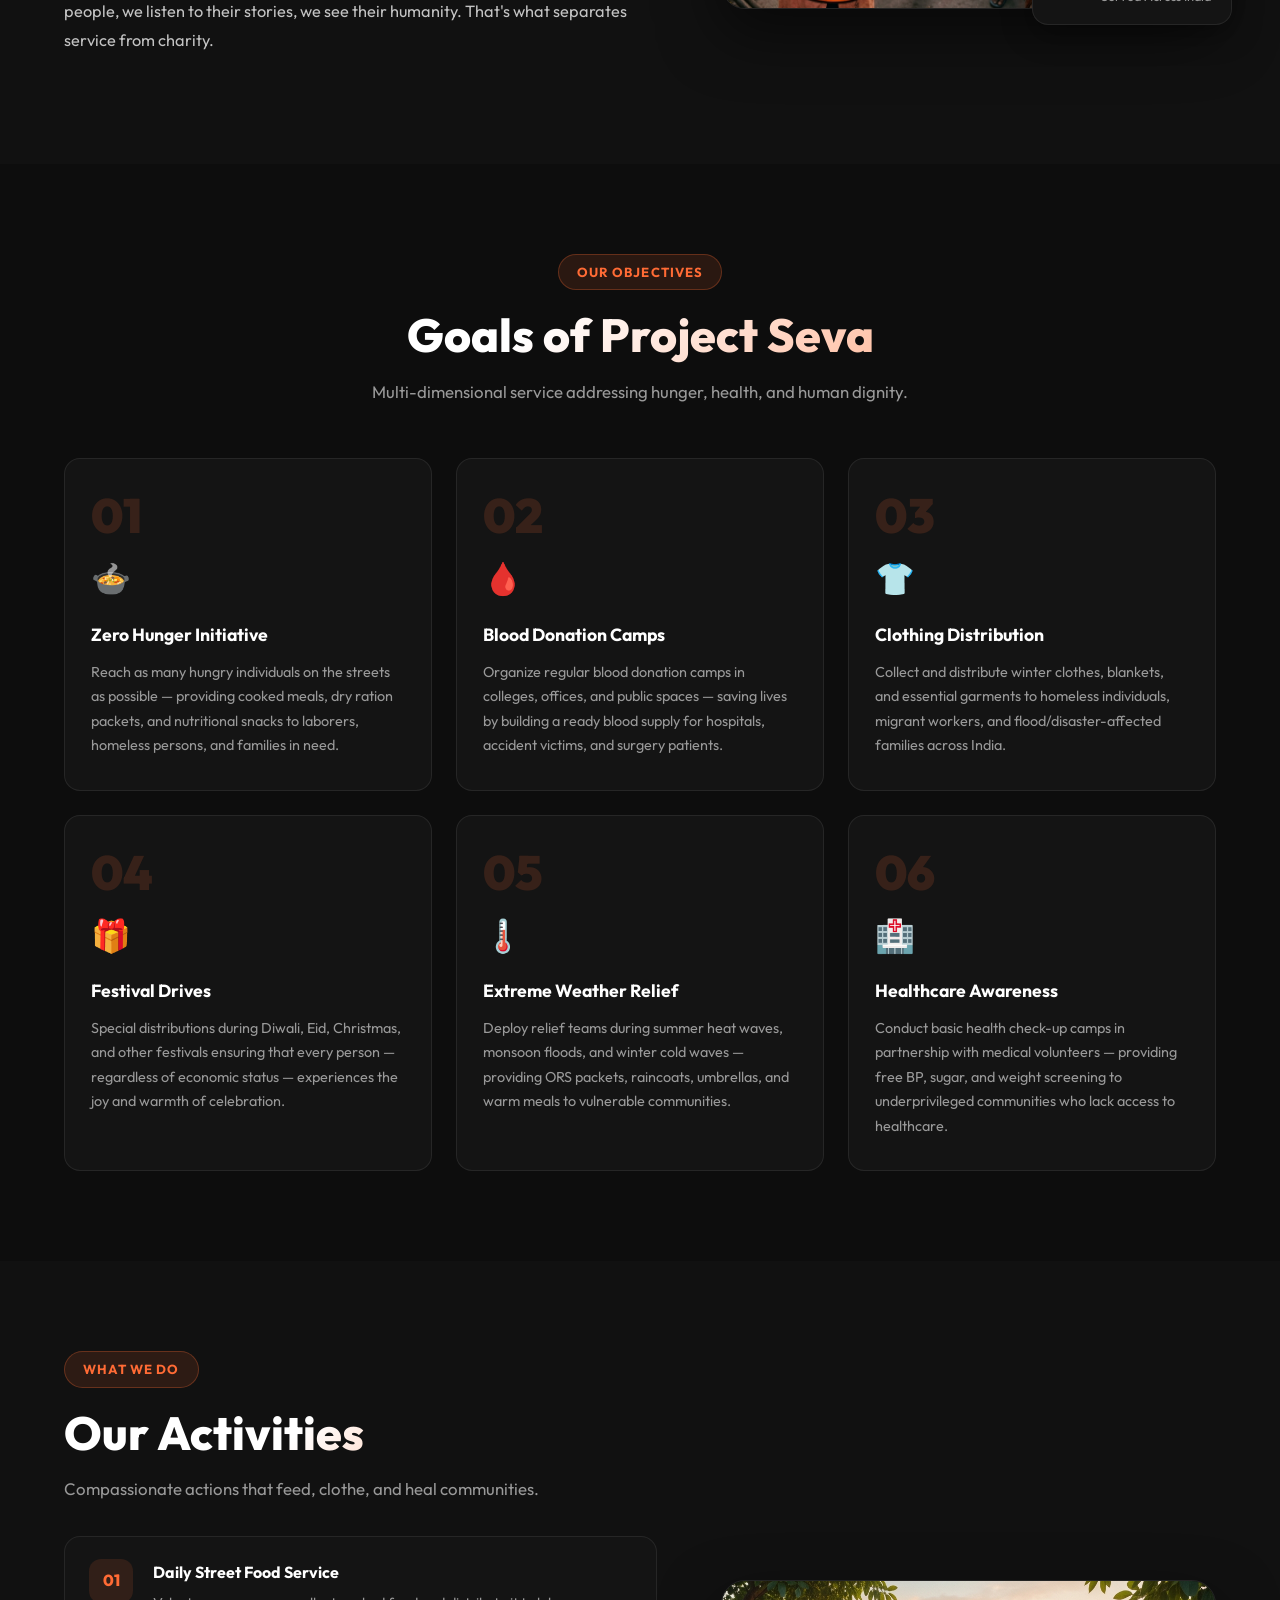
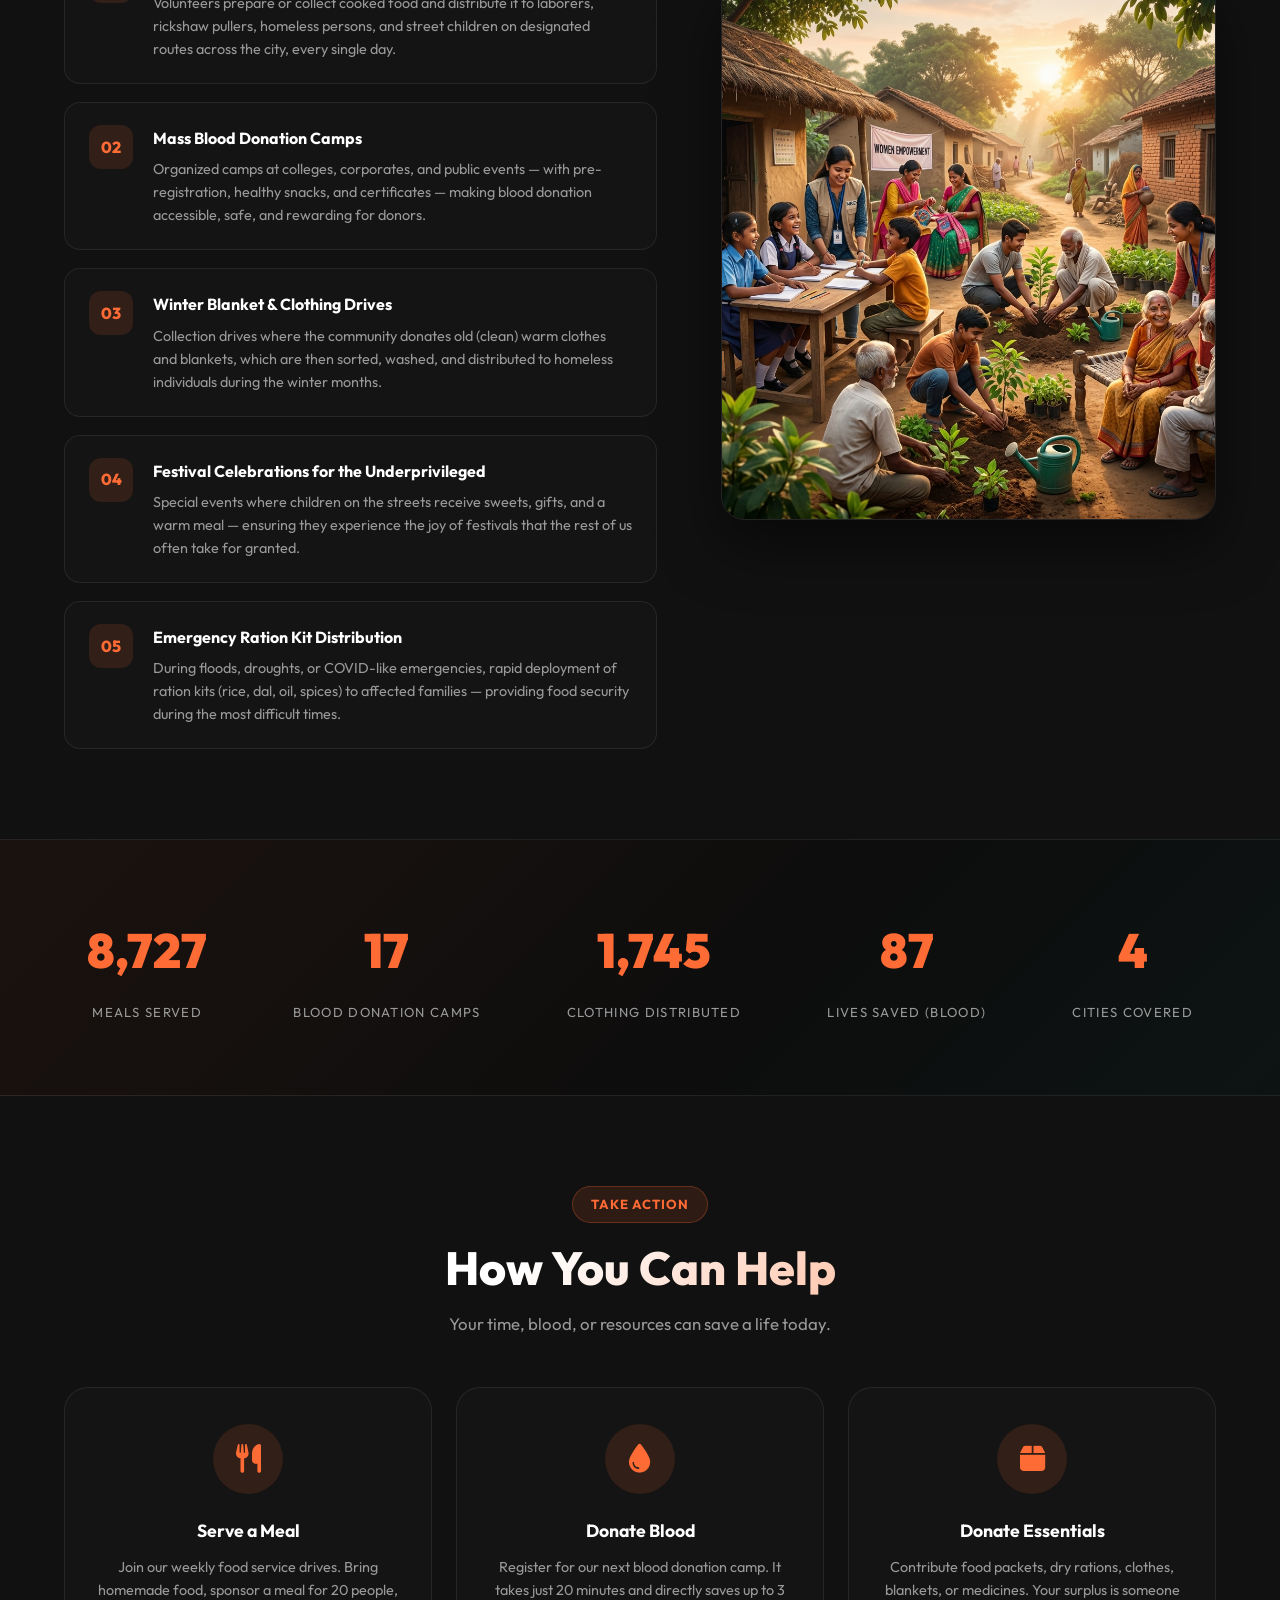
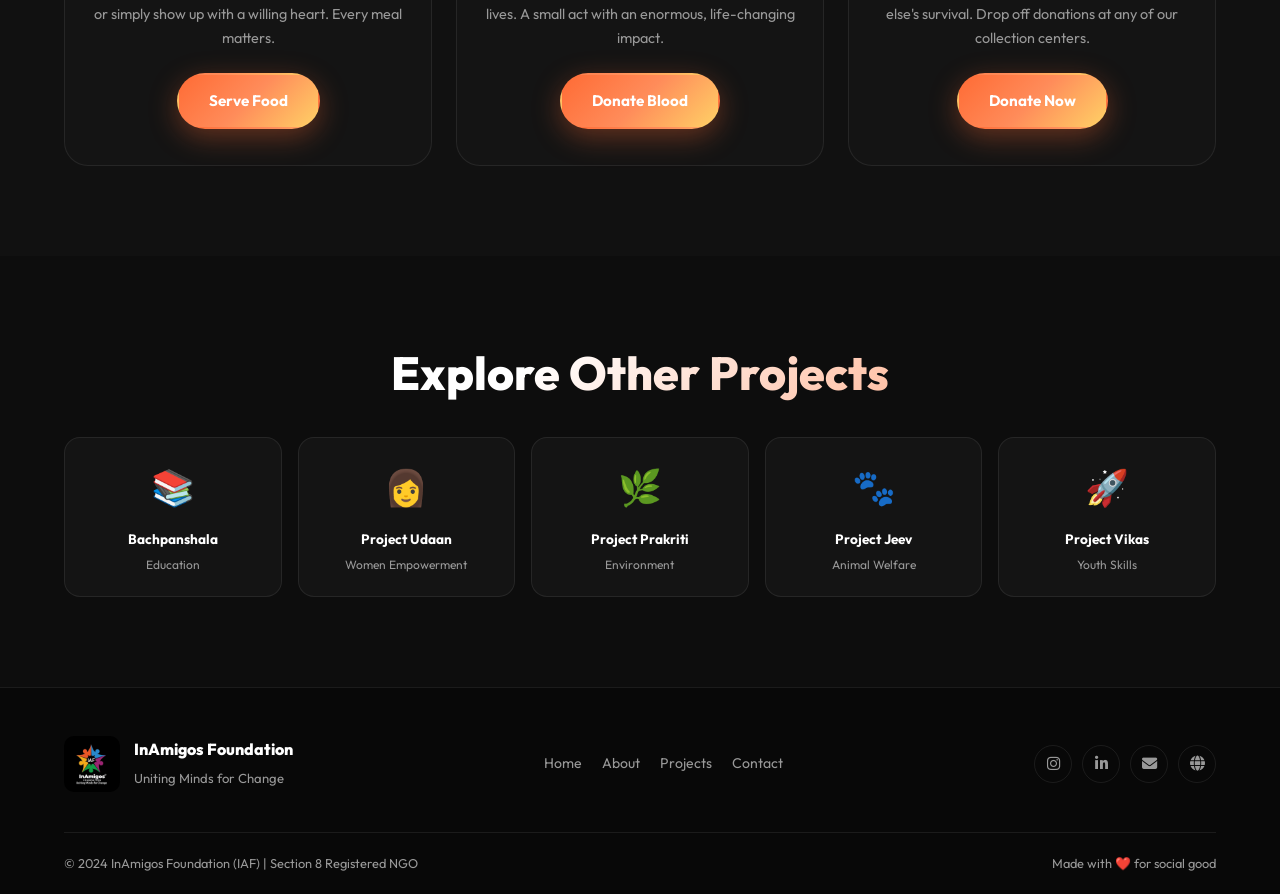
<file: Task-1/projects/seva.html>
<!DOCTYPE html>
<html lang="en">
<head>
  <meta charset="UTF-8" /><meta name="viewport" content="width=device-width, initial-scale=1.0" />
  <title>Project Seva | InAmigos Foundation</title>
  <meta name="description" content="Project Seva by InAmigos Foundation — hunger relief, poverty alleviation, food drives, clothing distribution, and blood donation camps for underserved communities across India." />
  <link rel="preconnect" href="https://fonts.googleapis.com" /><link rel="preconnect" href="https://fonts.gstatic.com" crossorigin />
  <link href="https://fonts.googleapis.com/css2?family=Outfit:wght@300;400;500;600;700;800;900&display=swap" rel="stylesheet" />
  <link rel="stylesheet" href="https://cdnjs.cloudflare.com/ajax/libs/font-awesome/6.5.1/css/all.min.css" />
  <link rel="stylesheet" href="css/project.css" />
  <style>:root{--accent:#FF6B35;--accent-rgb:255,107,53;--accent-light:#FF8C5A;--accent-dark:#E0501A;}</style>
</head>
<body>
  <nav class="navbar" id="navbar">
    <a href="../index.html" class="nav-logo"><img src="../images/logo.png" alt="IAF Logo" class="nav-logo-img" /><span class="nav-logo-text">InAmigos<span class="logo-accent"> Foundation</span></span></a>
    <ul class="nav-links" id="navLinks">
      <li><a href="../index.html#about" class="nav-link">About</a></li><li><a href="../index.html#projects" class="nav-link">All Projects</a></li>
      <li><a href="../index.html#contact" class="nav-link">Contact</a></li><li><a href="../index.html#join" class="nav-link active">Join Us</a></li>
    </ul>
    <button class="hamburger" id="hamburger" aria-label="Menu"><span></span><span></span><span></span></button>
  </nav>

  <header class="project-hero">
    <div class="project-hero-bg"><img src="../images/project_seva.png" alt="Project Seva" /></div>
    <nav class="breadcrumb" aria-label="Breadcrumb"><div class="breadcrumb-inner"><a href="../index.html"><i class="fas fa-home"></i> Home</a><span class="sep">›</span><a href="../index.html#projects">Projects</a><span class="sep">›</span><span class="current">Project Seva</span></div></nav>
    <div class="container">
      <div class="project-hero-content">
        <span class="project-hero-emoji">🍽️</span>
        <div class="tag reveal-up">Community Service</div>
        <h1 class="project-hero-title reveal-up">Project<br/>Seva</h1>
        <p class="project-hero-subtitle reveal-up">Service That Shows Up When It's Needed Most</p>
        <p class="project-hero-desc reveal-up">Seva — meaning "Service" — is InAmigos Foundation's heart. From feeding the hungry on scorching streets to organizing blood donation camps that save lives, Seva embodies the spirit of selfless giving. Our volunteers don't wait — they show up, every single day, wherever they're needed.</p>
        <div class="project-hero-btns reveal-up">
          <a href="../index.html#join" class="btn btn-accent"><i class="fas fa-hands-helping"></i> Serve with Us</a>
          <a href="../index.html#contact" class="btn btn-outline"><i class="fas fa-tint"></i> Donate Blood</a>
        </div>
        <div class="project-hero-stats reveal-up">
          <div class="hero-stat"><span class="hero-stat-num" data-target="50000+">0</span><span class="hero-stat-label">Meals Served</span></div>
          <div class="hero-stat"><span class="hero-stat-num" data-target="100+">0</span><span class="hero-stat-label">Blood Donation Camps</span></div>
          <div class="hero-stat"><span class="hero-stat-num" data-target="10000+">0</span><span class="hero-stat-label">Clothing Distributed</span></div>
          <div class="hero-stat"><span class="hero-stat-num" data-target="25+">0</span><span class="hero-stat-label">Cities Served</span></div>
        </div>
      </div>
    </div>
  </header>

  <section class="section overview-section">
    <div class="container">
      <div class="overview-grid">
        <div class="overview-text">
          <div class="tag reveal-fade">About This Project</div>
          <h2 class="section-title reveal-up">Why Project Seva?</h2>
          <p class="reveal-up">Every day in India, millions of people go to bed hungry. They sleep on streets, work in the scorching heat without a meal, and survive without basic necessities. <strong>Project Seva</strong> exists because <em>no one should suffer in silence</em> while others have the power to help.</p>
          <p class="reveal-up">Our volunteers serve meals on the streets of Indian cities, organize mass food distribution during festivals and extreme weather, run clothing donation drives for winter relief, and conduct blood donation camps that have saved hundreds of lives. As we say: <strong>"Service doesn't wait for comfort — it shows up where it's needed most."</strong></p>
          <p class="reveal-up">Seva is also about <em>dignity in giving</em>. We don't just hand out packets — we sit with people, we listen to their stories, we see their humanity. That's what separates service from charity.</p>
        </div>
        <div class="overview-img-wrap reveal-right">
          <img src="../images/project_seva.png" alt="Project Seva food distribution" class="overview-img" />
          <div class="overview-badge"><span class="overview-badge-icon">🍱</span><div class="overview-badge-text"><strong>50,000+ Meals</strong><span>Served Across India</span></div></div>
        </div>
      </div>
    </div>
  </section>

  <section class="section goals-section">
    <div class="container">
      <div class="tag reveal-fade" style="display:block;text-align:center;width:fit-content;margin:0 auto 18px;">Our Objectives</div>
      <h2 class="section-title reveal-up">Goals of Project Seva</h2>
      <p class="section-sub reveal-up">Multi-dimensional service addressing hunger, health, and human dignity.</p>
      <div class="goals-grid">
        <div class="goal-card reveal-up"><span class="goal-number">01</span><span class="goal-icon">🍲</span><h3>Zero Hunger Initiative</h3><p>Reach as many hungry individuals on the streets as possible — providing cooked meals, dry ration packets, and nutritional snacks to laborers, homeless persons, and families in need.</p></div>
        <div class="goal-card reveal-up"><span class="goal-number">02</span><span class="goal-icon">🩸</span><h3>Blood Donation Camps</h3><p>Organize regular blood donation camps in colleges, offices, and public spaces — saving lives by building a ready blood supply for hospitals, accident victims, and surgery patients.</p></div>
        <div class="goal-card reveal-up"><span class="goal-number">03</span><span class="goal-icon">👕</span><h3>Clothing Distribution</h3><p>Collect and distribute winter clothes, blankets, and essential garments to homeless individuals, migrant workers, and flood/disaster-affected families across India.</p></div>
        <div class="goal-card reveal-up"><span class="goal-number">04</span><span class="goal-icon">🎁</span><h3>Festival Drives</h3><p>Special distributions during Diwali, Eid, Christmas, and other festivals ensuring that every person — regardless of economic status — experiences the joy and warmth of celebration.</p></div>
        <div class="goal-card reveal-up"><span class="goal-number">05</span><span class="goal-icon">🌡️</span><h3>Extreme Weather Relief</h3><p>Deploy relief teams during summer heat waves, monsoon floods, and winter cold waves — providing ORS packets, raincoats, umbrellas, and warm meals to vulnerable communities.</p></div>
        <div class="goal-card reveal-up"><span class="goal-number">06</span><span class="goal-icon">🏥</span><h3>Healthcare Awareness</h3><p>Conduct basic health check-up camps in partnership with medical volunteers — providing free BP, sugar, and weight screening to underprivileged communities who lack access to healthcare.</p></div>
      </div>
    </div>
  </section>

  <section class="section activities-section">
    <div class="container">
      <div class="overview-grid">
        <div>
          <div class="tag reveal-fade">What We Do</div>
          <h2 class="section-title reveal-up">Our Activities</h2>
          <p class="section-sub reveal-up" style="margin-bottom:32px;">Compassionate actions that feed, clothe, and heal communities.</p>
          <div class="activities-list">
            <div class="activity-item reveal-up"><div class="activity-num">01</div><div class="activity-body"><h4>Daily Street Food Service</h4><p>Volunteers prepare or collect cooked food and distribute it to laborers, rickshaw pullers, homeless persons, and street children on designated routes across the city, every single day.</p></div></div>
            <div class="activity-item reveal-up"><div class="activity-num">02</div><div class="activity-body"><h4>Mass Blood Donation Camps</h4><p>Organized camps at colleges, corporates, and public events — with pre-registration, healthy snacks, and certificates — making blood donation accessible, safe, and rewarding for donors.</p></div></div>
            <div class="activity-item reveal-up"><div class="activity-num">03</div><div class="activity-body"><h4>Winter Blanket & Clothing Drives</h4><p>Collection drives where the community donates old (clean) warm clothes and blankets, which are then sorted, washed, and distributed to homeless individuals during the winter months.</p></div></div>
            <div class="activity-item reveal-up"><div class="activity-num">04</div><div class="activity-body"><h4>Festival Celebrations for the Underprivileged</h4><p>Special events where children on the streets receive sweets, gifts, and a warm meal — ensuring they experience the joy of festivals that the rest of us often take for granted.</p></div></div>
            <div class="activity-item reveal-up"><div class="activity-num">05</div><div class="activity-body"><h4>Emergency Ration Kit Distribution</h4><p>During floods, droughts, or COVID-like emergencies, rapid deployment of ration kits (rice, dal, oil, spices) to affected families — providing food security during the most difficult times.</p></div></div>
          </div>
        </div>
        <div class="overview-img-wrap reveal-right"><img src="../images/hero_banner.png" alt="Seva activities" class="overview-img" style="height:540px;" /></div>
      </div>
    </div>
  </section>

  <section class="metrics-section">
    <div class="container">
      <div class="metrics-row">
        <div class="metric-item reveal-up"><span class="metric-num" data-target="50000">0</span><span class="metric-label">Meals Served</span></div>
        <div class="metric-item reveal-up"><span class="metric-num" data-target="100">0</span><span class="metric-label">Blood Donation Camps</span></div>
        <div class="metric-item reveal-up"><span class="metric-num" data-target="10000">0</span><span class="metric-label">Clothing Distributed</span></div>
        <div class="metric-item reveal-up"><span class="metric-num" data-target="500">0</span><span class="metric-label">Lives Saved (Blood)</span></div>
        <div class="metric-item reveal-up"><span class="metric-num" data-target="25">0</span><span class="metric-label">Cities Covered</span></div>
      </div>
    </div>
  </section>

  <section class="section help-section">
    <div class="container">
      <div class="tag reveal-fade" style="display:block;text-align:center;width:fit-content;margin:0 auto 18px;">Take Action</div>
      <h2 class="section-title reveal-up">How You Can Help</h2>
      <p class="section-sub reveal-up" style="margin:0 auto 48px;">Your time, blood, or resources can save a life today.</p>
      <div class="help-grid">
        <div class="help-card reveal-up"><div class="help-icon"><i class="fas fa-utensils"></i></div><h3>Serve a Meal</h3><p>Join our weekly food service drives. Bring homemade food, sponsor a meal for 20 people, or simply show up with a willing heart. Every meal matters.</p><a href="../index.html#join" class="btn btn-accent">Serve Food</a></div>
        <div class="help-card reveal-up"><div class="help-icon"><i class="fas fa-tint"></i></div><h3>Donate Blood</h3><p>Register for our next blood donation camp. It takes just 20 minutes and directly saves up to 3 lives. A small act with an enormous, life-changing impact.</p><a href="../index.html#contact" class="btn btn-accent">Donate Blood</a></div>
        <div class="help-card reveal-up"><div class="help-icon"><i class="fas fa-box"></i></div><h3>Donate Essentials</h3><p>Contribute food packets, dry rations, clothes, blankets, or medicines. Your surplus is someone else's survival. Drop off donations at any of our collection centers.</p><a href="../index.html#contact" class="btn btn-accent">Donate Now</a></div>
      </div>
    </div>
  </section>

  <section class="section other-projects">
    <div class="container">
      <h2 class="section-title reveal-up" style="text-align:center;margin-bottom:36px;">Explore Other Projects</h2>
      <div class="other-grid">
        <a href="bachpanshala.html" class="other-card reveal-up"><span class="other-card-emoji">📚</span><div class="other-card-name">Bachpanshala</div><div class="other-card-sub">Education</div></a>
        <a href="udaan.html" class="other-card reveal-up"><span class="other-card-emoji">👩</span><div class="other-card-name">Project Udaan</div><div class="other-card-sub">Women Empowerment</div></a>
        <a href="prakriti.html" class="other-card reveal-up"><span class="other-card-emoji">🌿</span><div class="other-card-name">Project Prakriti</div><div class="other-card-sub">Environment</div></a>
        <a href="jeev.html" class="other-card reveal-up"><span class="other-card-emoji">🐾</span><div class="other-card-name">Project Jeev</div><div class="other-card-sub">Animal Welfare</div></a>
        <a href="vikas.html" class="other-card reveal-up"><span class="other-card-emoji">🚀</span><div class="other-card-name">Project Vikas</div><div class="other-card-sub">Youth Skills</div></a>
      </div>
    </div>
  </section>

  <footer class="footer"><div class="container"><div class="footer-inner">
    <div class="footer-brand"><img src="../images/logo.png" alt="IAF" class="footer-logo-img" /><div class="footer-brand-text"><h4>InAmigos Foundation</h4><span>Uniting Minds for Change</span></div></div>
    <div class="footer-links"><a href="../index.html">Home</a><a href="../index.html#about">About</a><a href="../index.html#projects">Projects</a><a href="../index.html#contact">Contact</a></div>
    <div class="footer-socials-row"><a href="https://www.instagram.com/inamigos" target="_blank" class="footer-social ig" aria-label="Instagram"><i class="fab fa-instagram"></i></a><a href="https://www.linkedin.com/company/inamigos-foundation/" target="_blank" class="footer-social li" aria-label="LinkedIn"><i class="fab fa-linkedin-in"></i></a><a href="mailto:inamigosfoundation@gmail.com" class="footer-social em" aria-label="Email"><i class="fas fa-envelope"></i></a><a href="https://inamigosfoundation.org.in" target="_blank" class="footer-social web" aria-label="Website"><i class="fas fa-globe"></i></a></div>
  </div><div class="footer-bottom"><span>© 2024 InAmigos Foundation (IAF) | Section 8 Registered NGO</span><span>Made with <span class="heart">❤️</span> for social good</span></div></div></footer>

  <button class="back-to-top" id="backToTop" aria-label="Back to top"><i class="fas fa-arrow-up"></i></button>
  <script src="js/project.js"></script>
</body>
</html>
</file>
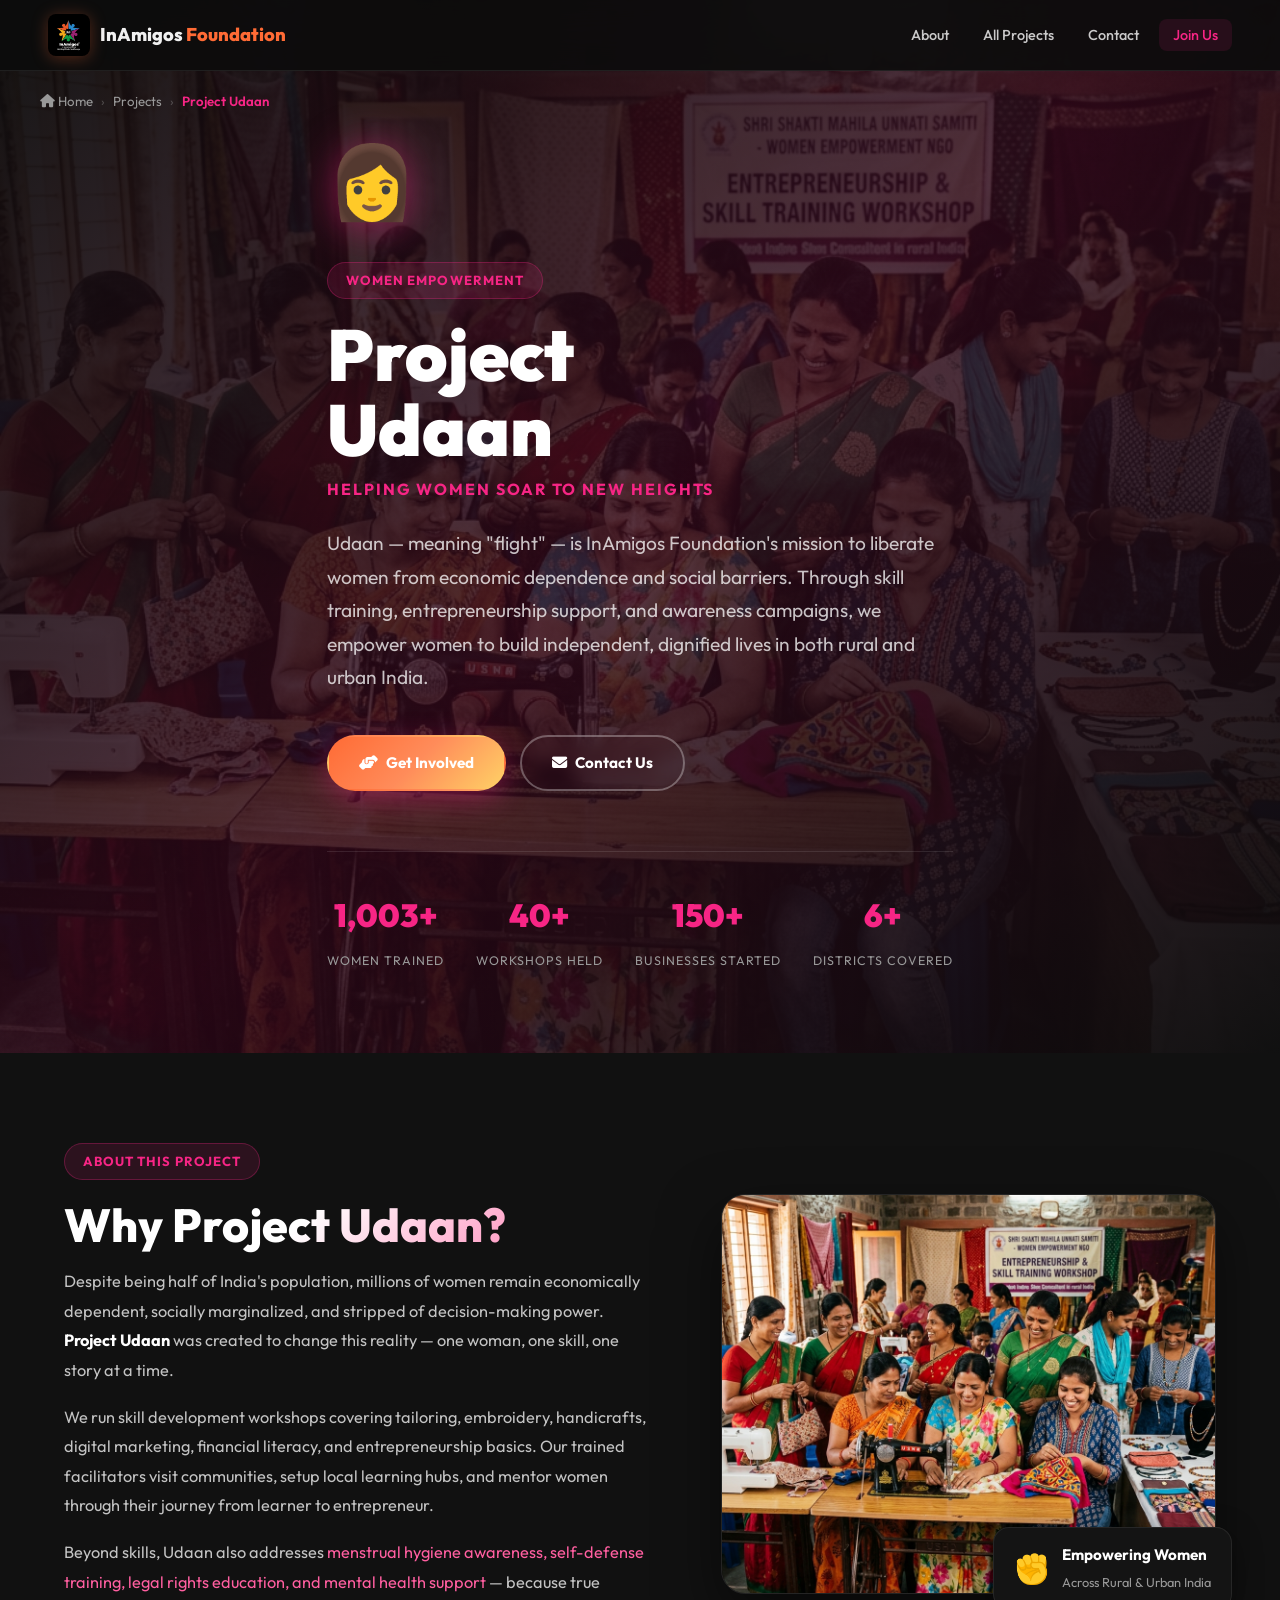
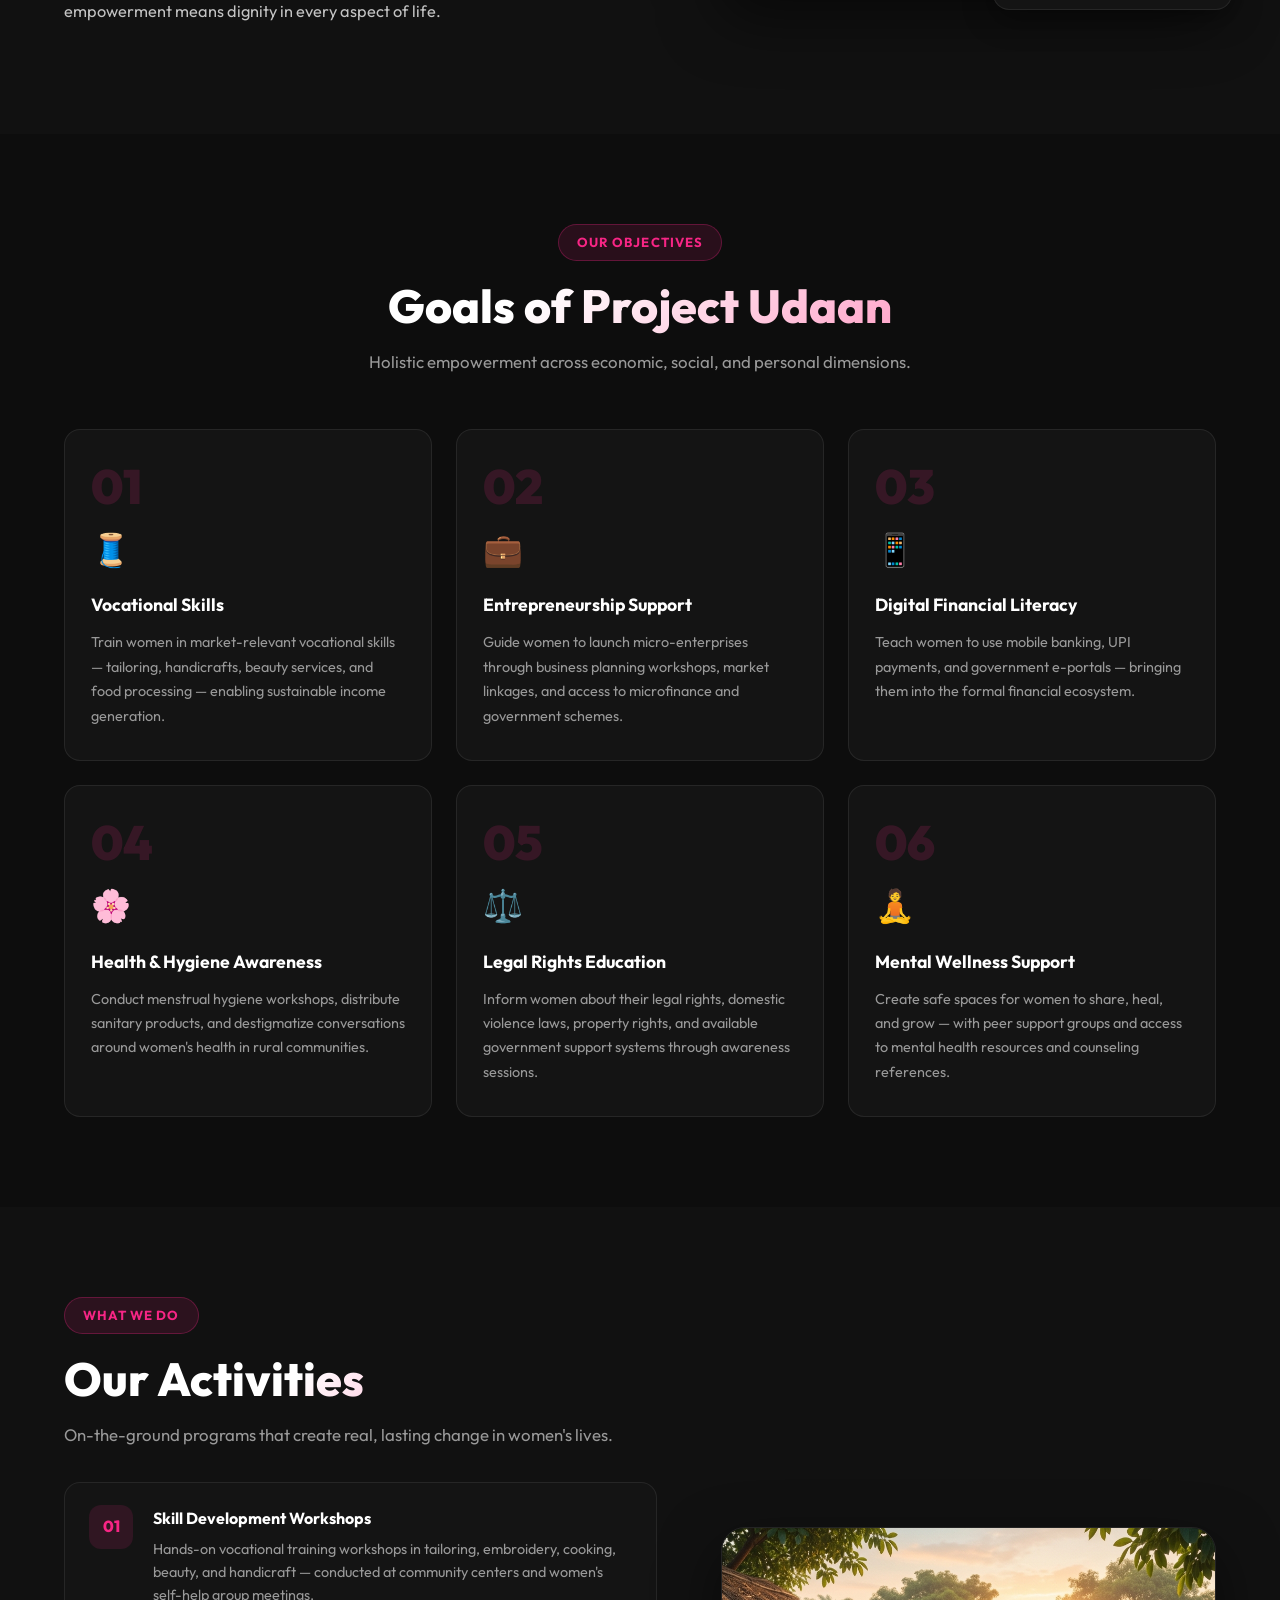
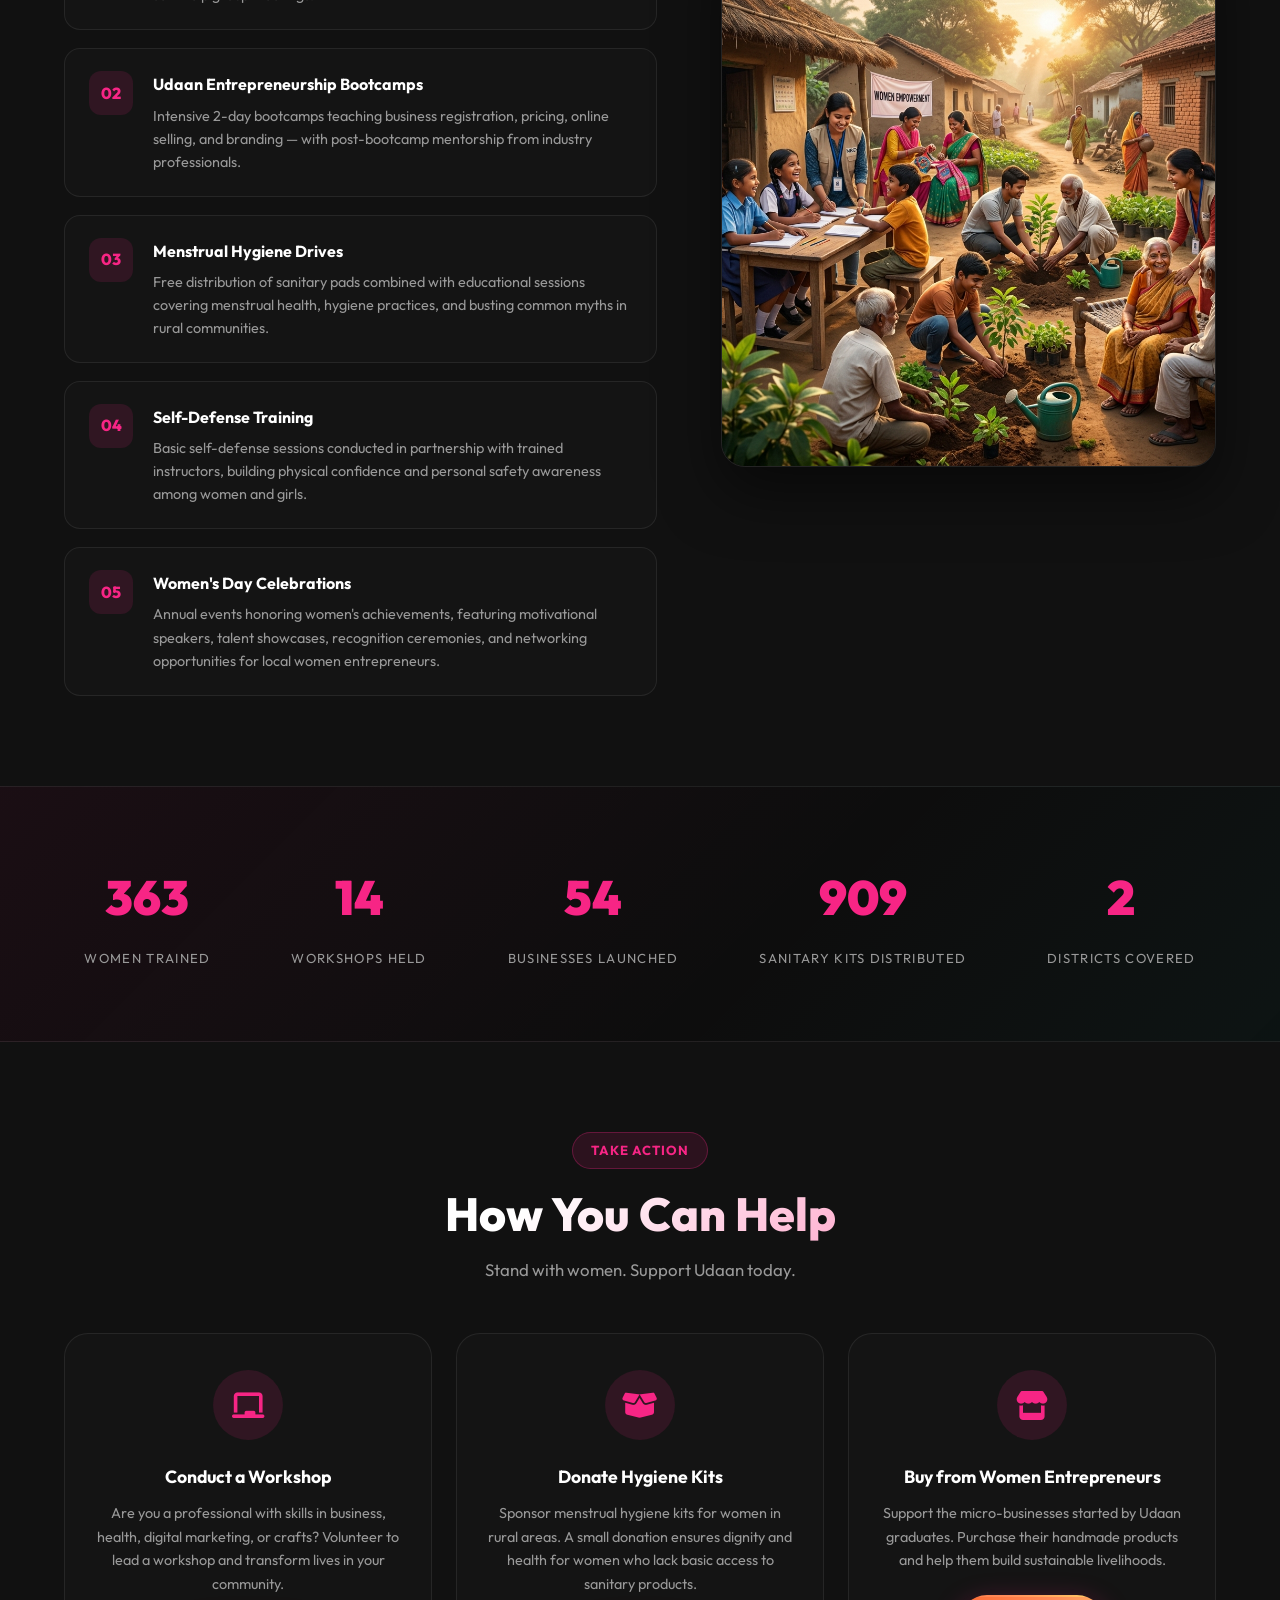
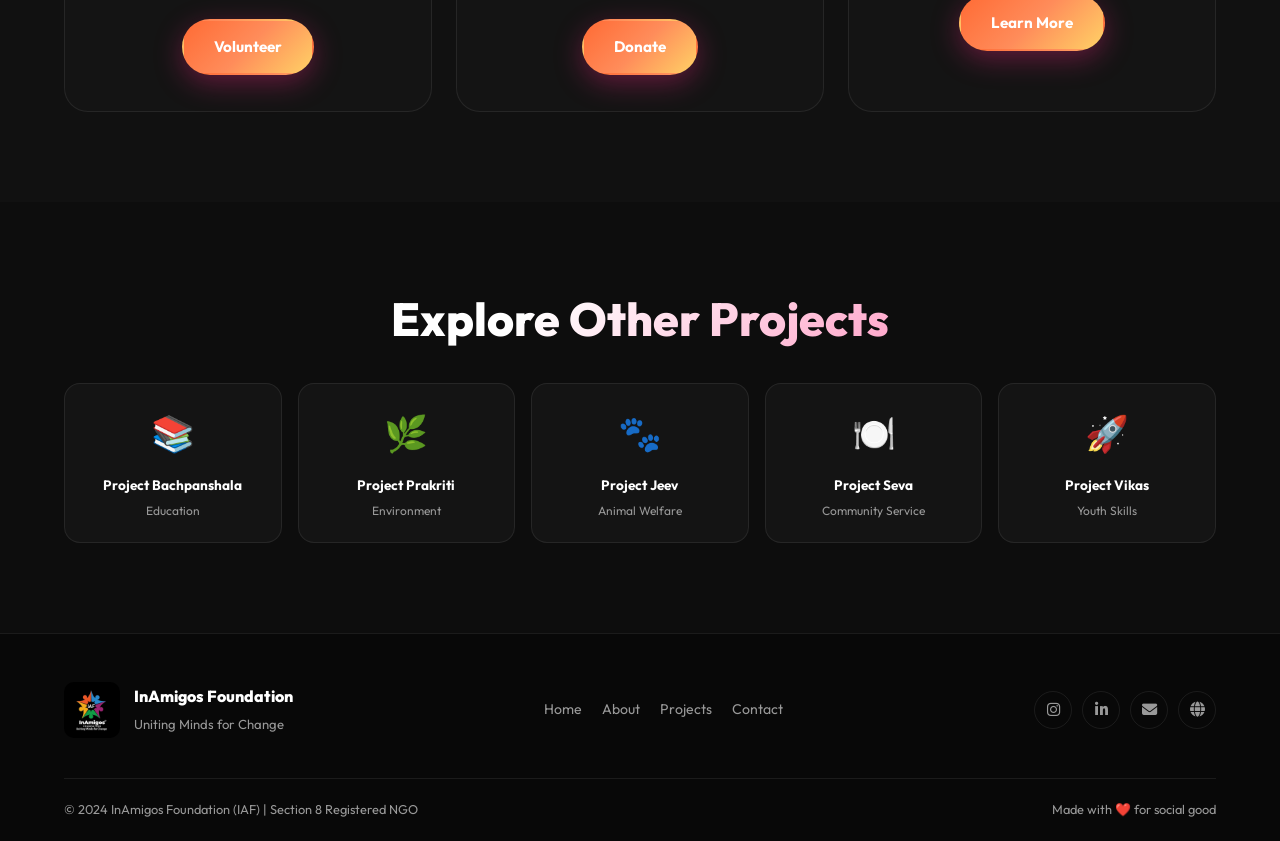
<file: Task-1/projects/udaan.html>
<!DOCTYPE html>
<html lang="en">
<head>
  <meta charset="UTF-8" />
  <meta name="viewport" content="width=device-width, initial-scale=1.0" />
  <title>Project Udaan | InAmigos Foundation</title>
  <meta name="description" content="Project Udaan by InAmigos Foundation — empowering women through financial independence, skill development, entrepreneurship training, and menstrual hygiene awareness across India." />
  <link rel="preconnect" href="https://fonts.googleapis.com" />
  <link rel="preconnect" href="https://fonts.gstatic.com" crossorigin />
  <link href="https://fonts.googleapis.com/css2?family=Outfit:wght@300;400;500;600;700;800;900&display=swap" rel="stylesheet" />
  <link rel="stylesheet" href="https://cdnjs.cloudflare.com/ajax/libs/font-awesome/6.5.1/css/all.min.css" />
  <link rel="stylesheet" href="css/project.css" />
  <style>
    :root {
      --accent:       #F72585;
      --accent-rgb:   247,37,133;
      --accent-light: #FF5FA0;
      --accent-dark:  #C01060;
    }
  </style>
</head>
<body>

  <nav class="navbar" id="navbar">
    <a href="../index.html" class="nav-logo">
      <img src="../images/logo.png" alt="IAF Logo" class="nav-logo-img" />
      <span class="nav-logo-text">InAmigos<span class="logo-accent"> Foundation</span></span>
    </a>
    <ul class="nav-links" id="navLinks">
      <li><a href="../index.html#about"    class="nav-link">About</a></li>
      <li><a href="../index.html#projects" class="nav-link">All Projects</a></li>
      <li><a href="../index.html#contact"  class="nav-link">Contact</a></li>
      <li><a href="../index.html#join"     class="nav-link active">Join Us</a></li>
    </ul>
    <button class="hamburger" id="hamburger" aria-label="Menu">
      <span></span><span></span><span></span>
    </button>
  </nav>

  <header class="project-hero">
    <div class="project-hero-bg">
      <img src="../images/project_women.png" alt="Project Udaan" />
    </div>
    <nav class="breadcrumb" aria-label="Breadcrumb">
      <div class="breadcrumb-inner">
        <a href="../index.html"><i class="fas fa-home"></i> Home</a>
        <span class="sep">›</span>
        <a href="../index.html#projects">Projects</a>
        <span class="sep">›</span>
        <span class="current">Project Udaan</span>
      </div>
    </nav>
    <div class="container">
      <div class="project-hero-content">
        <span class="project-hero-emoji">👩</span>
        <div class="tag reveal-up">Women Empowerment</div>
        <h1 class="project-hero-title reveal-up">Project<br/>Udaan</h1>
        <p class="project-hero-subtitle reveal-up">Helping Women Soar to New Heights</p>
        <p class="project-hero-desc reveal-up">
          Udaan — meaning "flight" — is InAmigos Foundation's mission to liberate women from
          economic dependence and social barriers. Through skill training, entrepreneurship
          support, and awareness campaigns, we empower women to build independent, dignified lives
          in both rural and urban India.
        </p>
        <div class="project-hero-btns reveal-up">
          <a href="../index.html#join" class="btn btn-accent"><i class="fas fa-hands-helping"></i> Get Involved</a>
          <a href="../index.html#contact" class="btn btn-outline"><i class="fas fa-envelope"></i> Contact Us</a>
        </div>
        <div class="project-hero-stats reveal-up">
          <div class="hero-stat">
            <span class="hero-stat-num" data-target="2000+">0</span>
            <span class="hero-stat-label">Women Trained</span>
          </div>
          <div class="hero-stat">
            <span class="hero-stat-num" data-target="80+">0</span>
            <span class="hero-stat-label">Workshops Held</span>
          </div>
          <div class="hero-stat">
            <span class="hero-stat-num" data-target="300+">0</span>
            <span class="hero-stat-label">Businesses Started</span>
          </div>
          <div class="hero-stat">
            <span class="hero-stat-num" data-target="12+">0</span>
            <span class="hero-stat-label">Districts Covered</span>
          </div>
        </div>
      </div>
    </div>
  </header>

  <section class="section overview-section">
    <div class="container">
      <div class="overview-grid">
        <div class="overview-text">
          <div class="tag reveal-fade">About This Project</div>
          <h2 class="section-title reveal-up">Why Project Udaan?</h2>
          <p class="reveal-up">
            Despite being half of India's population, millions of women remain economically
            dependent, socially marginalized, and stripped of decision-making power.
            <strong>Project Udaan</strong> was created to change this reality — one woman, one
            skill, one story at a time.
          </p>
          <p class="reveal-up">
            We run skill development workshops covering tailoring, embroidery, handicrafts,
            digital marketing, financial literacy, and entrepreneurship basics. Our trained
            facilitators visit communities, setup local learning hubs, and mentor women
            through their journey from learner to entrepreneur.
          </p>
          <p class="reveal-up">
            Beyond skills, Udaan also addresses <em>menstrual hygiene awareness, self-defense
            training, legal rights education, and mental health support</em> — because true
            empowerment means dignity in every aspect of life.
          </p>
        </div>
        <div class="overview-img-wrap reveal-right">
          <img src="../images/project_women.png" alt="Women empowerment workshop" class="overview-img" />
          <div class="overview-badge">
            <span class="overview-badge-icon">✊</span>
            <div class="overview-badge-text">
              <strong>Empowering Women</strong>
              <span>Across Rural & Urban India</span>
            </div>
          </div>
        </div>
      </div>
    </div>
  </section>

  <section class="section goals-section">
    <div class="container">
      <div class="tag reveal-fade" style="display:block;text-align:center;width:fit-content;margin:0 auto 18px;">Our Objectives</div>
      <h2 class="section-title reveal-up">Goals of Project Udaan</h2>
      <p class="section-sub reveal-up">Holistic empowerment across economic, social, and personal dimensions.</p>
      <div class="goals-grid">
        <div class="goal-card reveal-up">
          <span class="goal-number">01</span>
          <span class="goal-icon">🧵</span>
          <h3>Vocational Skills</h3>
          <p>Train women in market-relevant vocational skills — tailoring, handicrafts, beauty services, and food processing — enabling sustainable income generation.</p>
        </div>
        <div class="goal-card reveal-up">
          <span class="goal-number">02</span>
          <span class="goal-icon">💼</span>
          <h3>Entrepreneurship Support</h3>
          <p>Guide women to launch micro-enterprises through business planning workshops, market linkages, and access to microfinance and government schemes.</p>
        </div>
        <div class="goal-card reveal-up">
          <span class="goal-number">03</span>
          <span class="goal-icon">📱</span>
          <h3>Digital Financial Literacy</h3>
          <p>Teach women to use mobile banking, UPI payments, and government e-portals — bringing them into the formal financial ecosystem.</p>
        </div>
        <div class="goal-card reveal-up">
          <span class="goal-number">04</span>
          <span class="goal-icon">🌸</span>
          <h3>Health & Hygiene Awareness</h3>
          <p>Conduct menstrual hygiene workshops, distribute sanitary products, and destigmatize conversations around women's health in rural communities.</p>
        </div>
        <div class="goal-card reveal-up">
          <span class="goal-number">05</span>
          <span class="goal-icon">⚖️</span>
          <h3>Legal Rights Education</h3>
          <p>Inform women about their legal rights, domestic violence laws, property rights, and available government support systems through awareness sessions.</p>
        </div>
        <div class="goal-card reveal-up">
          <span class="goal-number">06</span>
          <span class="goal-icon">🧘</span>
          <h3>Mental Wellness Support</h3>
          <p>Create safe spaces for women to share, heal, and grow — with peer support groups and access to mental health resources and counseling references.</p>
        </div>
      </div>
    </div>
  </section>

  <section class="section activities-section">
    <div class="container">
      <div class="overview-grid">
        <div>
          <div class="tag reveal-fade">What We Do</div>
          <h2 class="section-title reveal-up">Our Activities</h2>
          <p class="section-sub reveal-up" style="margin-bottom:32px;">On-the-ground programs that create real, lasting change in women's lives.</p>
          <div class="activities-list">
            <div class="activity-item reveal-up">
              <div class="activity-num">01</div>
              <div class="activity-body">
                <h4>Skill Development Workshops</h4>
                <p>Hands-on vocational training workshops in tailoring, embroidery, cooking, beauty, and handicraft — conducted at community centers and women's self-help group meetings.</p>
              </div>
            </div>
            <div class="activity-item reveal-up">
              <div class="activity-num">02</div>
              <div class="activity-body">
                <h4>Udaan Entrepreneurship Bootcamps</h4>
                <p>Intensive 2-day bootcamps teaching business registration, pricing, online selling, and branding — with post-bootcamp mentorship from industry professionals.</p>
              </div>
            </div>
            <div class="activity-item reveal-up">
              <div class="activity-num">03</div>
              <div class="activity-body">
                <h4>Menstrual Hygiene Drives</h4>
                <p>Free distribution of sanitary pads combined with educational sessions covering menstrual health, hygiene practices, and busting common myths in rural communities.</p>
              </div>
            </div>
            <div class="activity-item reveal-up">
              <div class="activity-num">04</div>
              <div class="activity-body">
                <h4>Self-Defense Training</h4>
                <p>Basic self-defense sessions conducted in partnership with trained instructors, building physical confidence and personal safety awareness among women and girls.</p>
              </div>
            </div>
            <div class="activity-item reveal-up">
              <div class="activity-num">05</div>
              <div class="activity-body">
                <h4>Women's Day Celebrations</h4>
                <p>Annual events honoring women's achievements, featuring motivational speakers, talent showcases, recognition ceremonies, and networking opportunities for local women entrepreneurs.</p>
              </div>
            </div>
          </div>
        </div>
        <div class="overview-img-wrap reveal-right">
          <img src="../images/hero_banner.png" alt="Udaan activities" class="overview-img" style="height:540px;" />
        </div>
      </div>
    </div>
  </section>

  <section class="metrics-section">
    <div class="container">
      <div class="metrics-row">
        <div class="metric-item reveal-up"><span class="metric-num" data-target="2000">0</span><span class="metric-label">Women Trained</span></div>
        <div class="metric-item reveal-up"><span class="metric-num" data-target="80">0</span><span class="metric-label">Workshops Held</span></div>
        <div class="metric-item reveal-up"><span class="metric-num" data-target="300">0</span><span class="metric-label">Businesses Launched</span></div>
        <div class="metric-item reveal-up"><span class="metric-num" data-target="5000">0</span><span class="metric-label">Sanitary Kits Distributed</span></div>
        <div class="metric-item reveal-up"><span class="metric-num" data-target="12">0</span><span class="metric-label">Districts Covered</span></div>
      </div>
    </div>
  </section>

  <section class="section help-section">
    <div class="container">
      <div class="tag reveal-fade" style="display:block;text-align:center;width:fit-content;margin:0 auto 18px;">Take Action</div>
      <h2 class="section-title reveal-up">How You Can Help</h2>
      <p class="section-sub reveal-up" style="margin:0 auto 48px;">Stand with women. Support Udaan today.</p>
      <div class="help-grid">
        <div class="help-card reveal-up">
          <div class="help-icon"><i class="fas fa-chalkboard"></i></div>
          <h3>Conduct a Workshop</h3>
          <p>Are you a professional with skills in business, health, digital marketing, or crafts? Volunteer to lead a workshop and transform lives in your community.</p>
          <a href="../index.html#join" class="btn btn-accent">Volunteer</a>
        </div>
        <div class="help-card reveal-up">
          <div class="help-icon"><i class="fas fa-box-open"></i></div>
          <h3>Donate Hygiene Kits</h3>
          <p>Sponsor menstrual hygiene kits for women in rural areas. A small donation ensures dignity and health for women who lack basic access to sanitary products.</p>
          <a href="../index.html#contact" class="btn btn-accent">Donate</a>
        </div>
        <div class="help-card reveal-up">
          <div class="help-icon"><i class="fas fa-store"></i></div>
          <h3>Buy from Women Entrepreneurs</h3>
          <p>Support the micro-businesses started by Udaan graduates. Purchase their handmade products and help them build sustainable livelihoods.</p>
          <a href="../index.html#contact" class="btn btn-accent">Learn More</a>
        </div>
      </div>
    </div>
  </section>

  <section class="section other-projects">
    <div class="container">
      <h2 class="section-title reveal-up" style="text-align:center;margin-bottom:36px;">Explore Other Projects</h2>
      <div class="other-grid">
        <a href="bachpanshala.html" class="other-card reveal-up"><span class="other-card-emoji">📚</span><div class="other-card-name">Project Bachpanshala</div><div class="other-card-sub">Education</div></a>
        <a href="prakriti.html" class="other-card reveal-up"><span class="other-card-emoji">🌿</span><div class="other-card-name">Project Prakriti</div><div class="other-card-sub">Environment</div></a>
        <a href="jeev.html" class="other-card reveal-up"><span class="other-card-emoji">🐾</span><div class="other-card-name">Project Jeev</div><div class="other-card-sub">Animal Welfare</div></a>
        <a href="seva.html" class="other-card reveal-up"><span class="other-card-emoji">🍽️</span><div class="other-card-name">Project Seva</div><div class="other-card-sub">Community Service</div></a>
        <a href="vikas.html" class="other-card reveal-up"><span class="other-card-emoji">🚀</span><div class="other-card-name">Project Vikas</div><div class="other-card-sub">Youth Skills</div></a>
      </div>
    </div>
  </section>

  <footer class="footer">
    <div class="container">
      <div class="footer-inner">
        <div class="footer-brand">
          <img src="../images/logo.png" alt="IAF" class="footer-logo-img" />
          <div class="footer-brand-text"><h4>InAmigos Foundation</h4><span>Uniting Minds for Change</span></div>
        </div>
        <div class="footer-links">
          <a href="../index.html">Home</a><a href="../index.html#about">About</a>
          <a href="../index.html#projects">Projects</a><a href="../index.html#contact">Contact</a>
        </div>
        <div class="footer-socials-row">
          <a href="https://www.instagram.com/inamigos" target="_blank" class="footer-social ig" aria-label="Instagram"><i class="fab fa-instagram"></i></a>
          <a href="https://www.linkedin.com/company/inamigos-foundation/" target="_blank" class="footer-social li" aria-label="LinkedIn"><i class="fab fa-linkedin-in"></i></a>
          <a href="mailto:inamigosfoundation@gmail.com" class="footer-social em" aria-label="Email"><i class="fas fa-envelope"></i></a>
          <a href="https://inamigosfoundation.org.in" target="_blank" class="footer-social web" aria-label="Website"><i class="fas fa-globe"></i></a>
        </div>
      </div>
      <div class="footer-bottom">
        <span>© 2024 InAmigos Foundation (IAF) | Section 8 Registered NGO</span>
        <span>Made with <span class="heart">❤️</span> for social good</span>
      </div>
    </div>
  </footer>

  <button class="back-to-top" id="backToTop" aria-label="Back to top"><i class="fas fa-arrow-up"></i></button>
  <script src="js/project.js"></script>
</body>
</html>
</file>
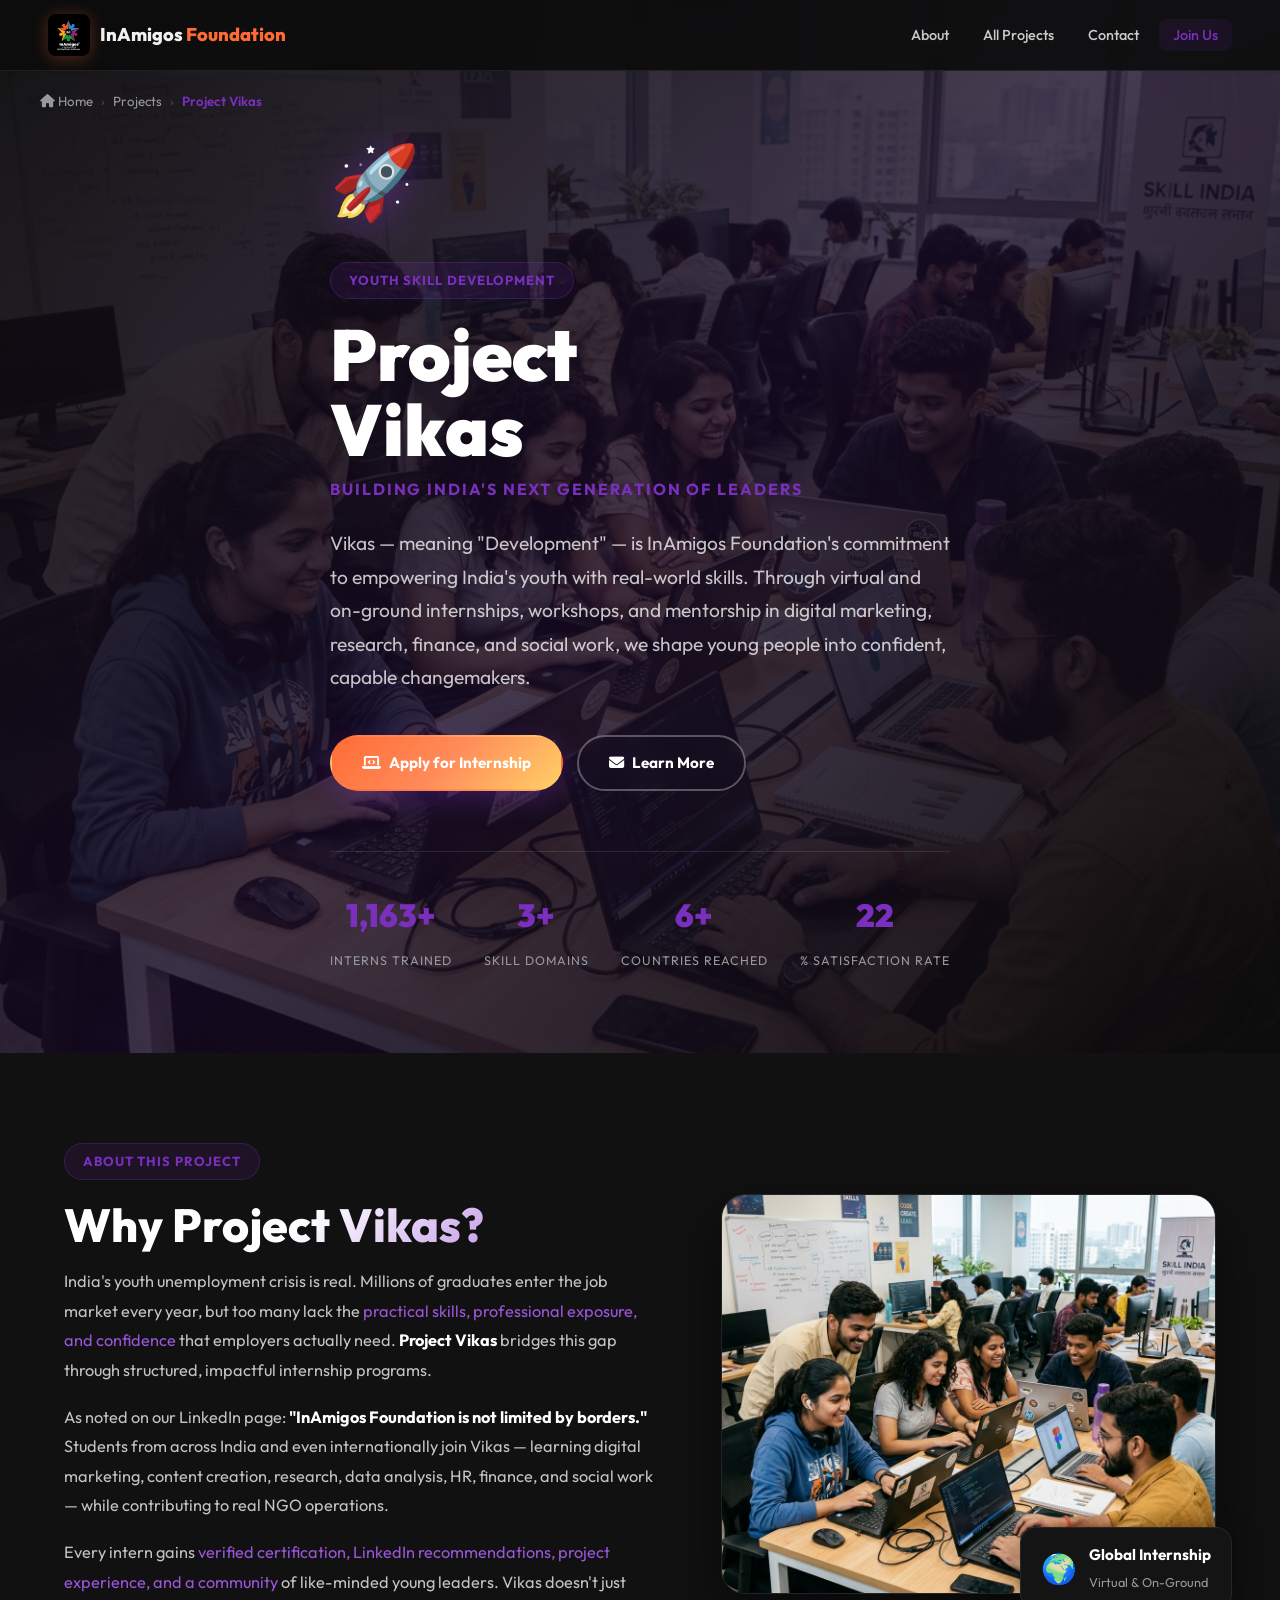
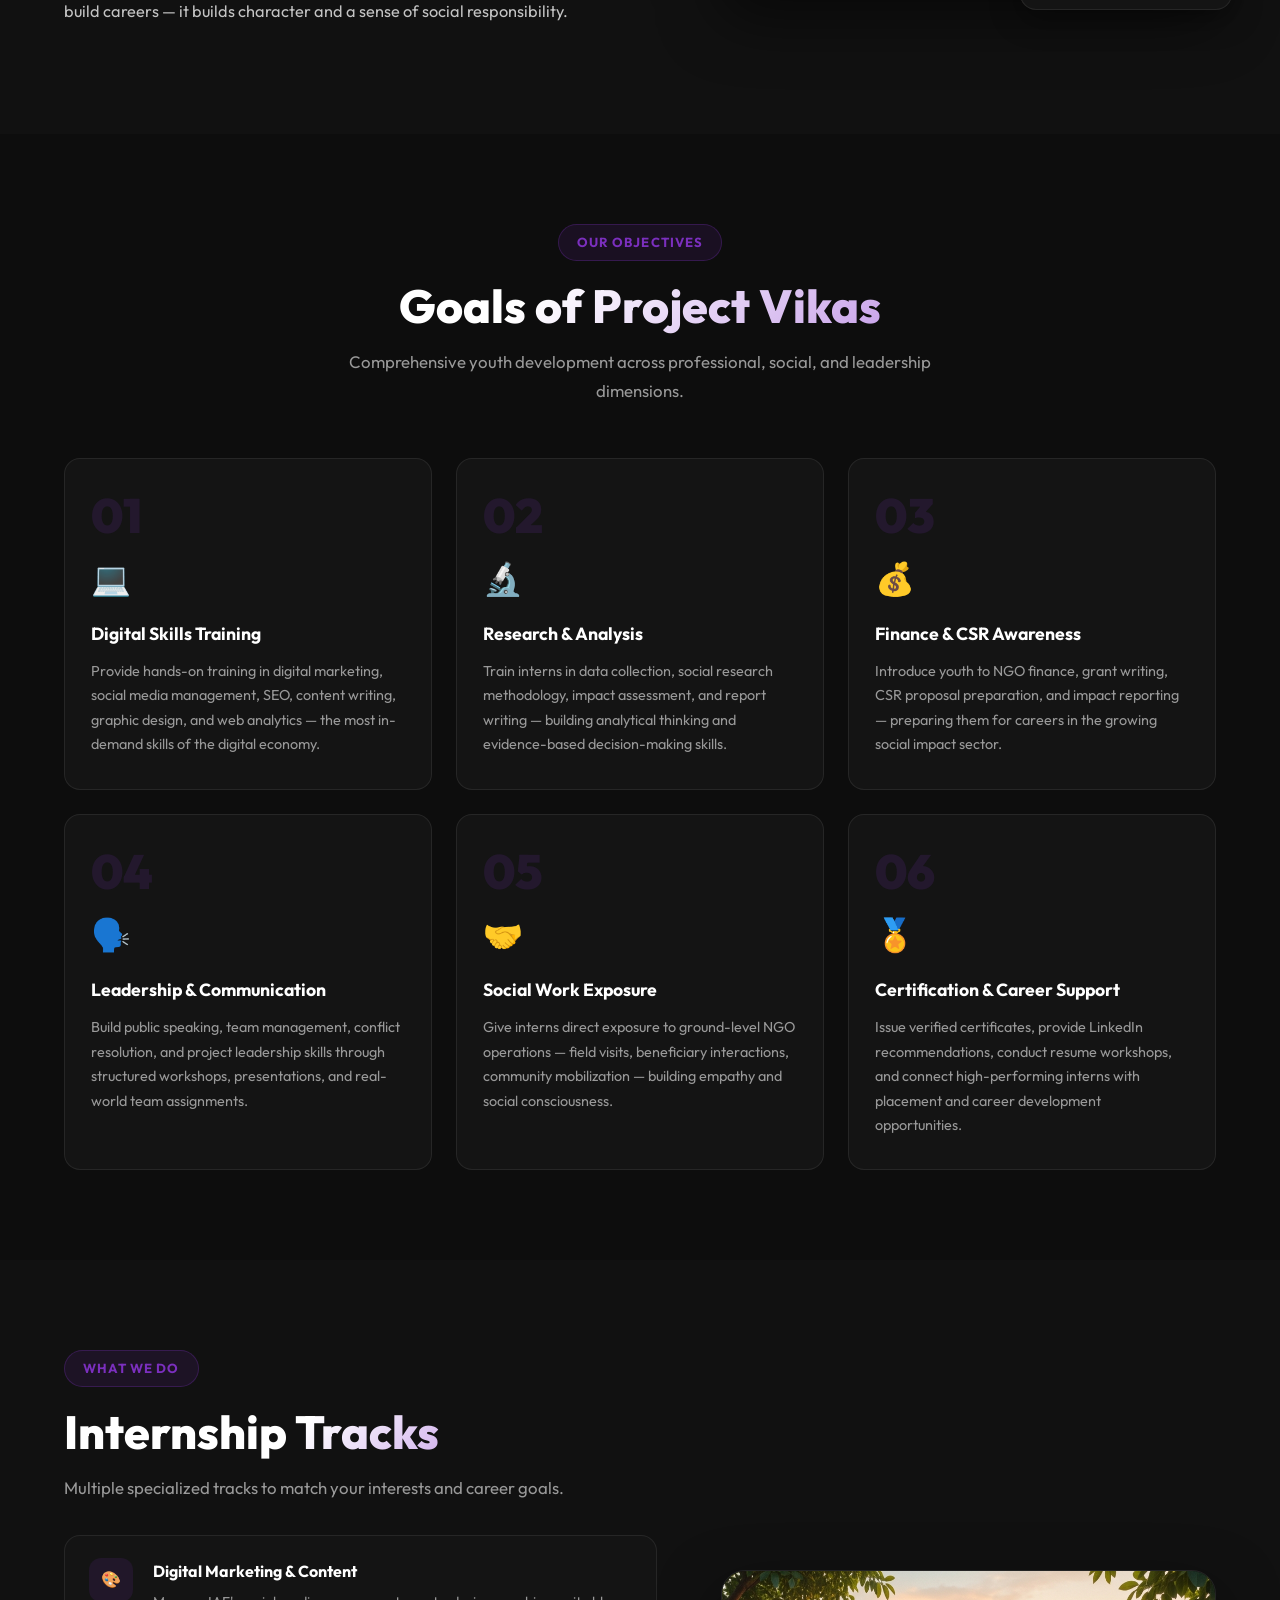
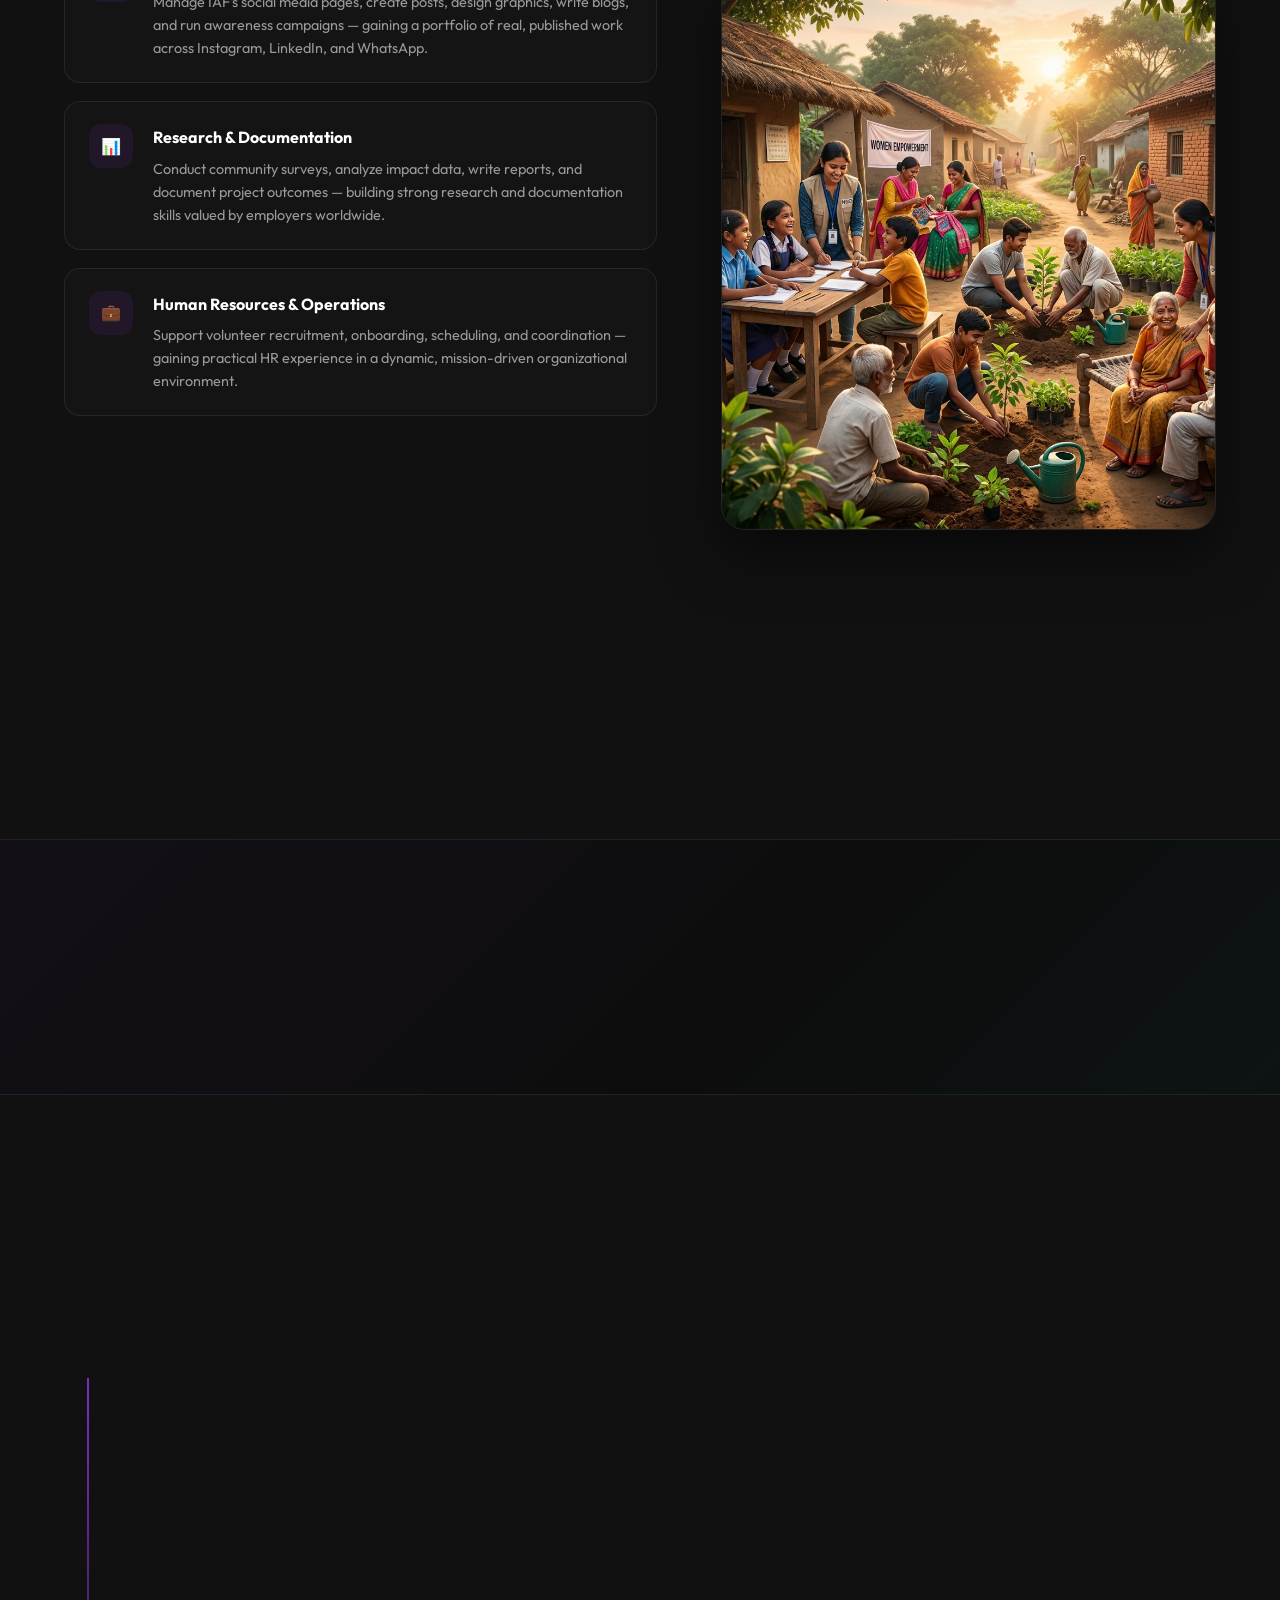
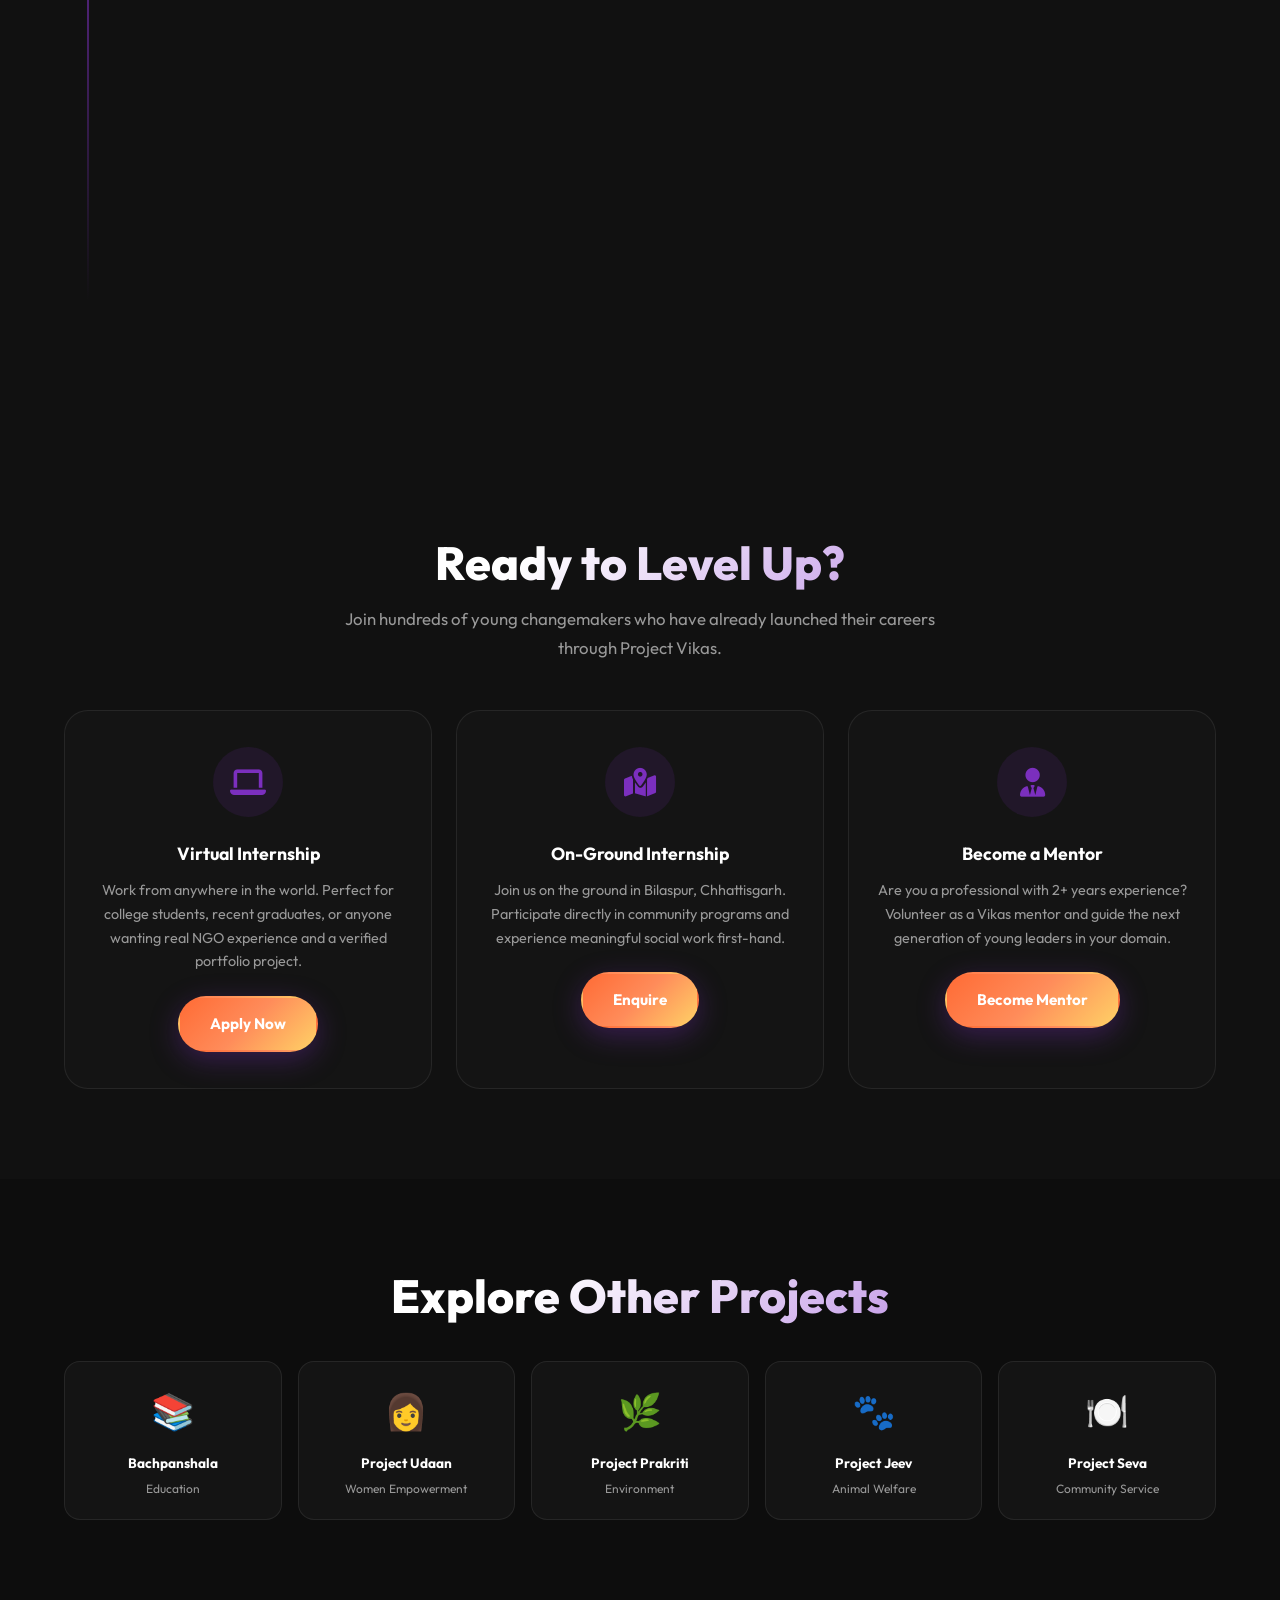
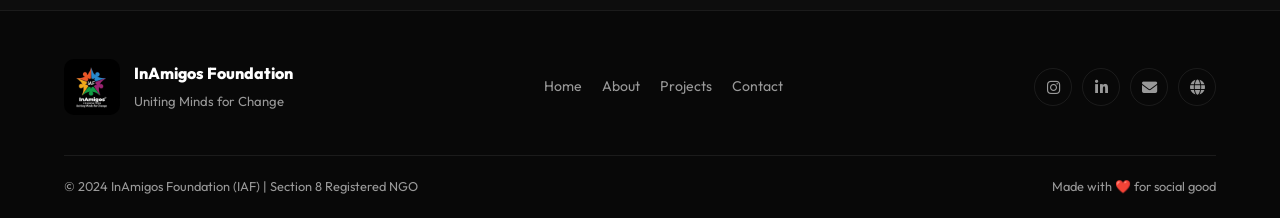
<file: Task-1/projects/vikas.html>
<!DOCTYPE html>
<html lang="en">
<head>
  <meta charset="UTF-8" /><meta name="viewport" content="width=device-width, initial-scale=1.0" />
  <title>Project Vikas | InAmigos Foundation</title>
  <meta name="description" content="Project Vikas by InAmigos Foundation — empowering youth through internships, skill development, digital marketing training, and career readiness programs across India." />
  <link rel="preconnect" href="https://fonts.googleapis.com" /><link rel="preconnect" href="https://fonts.gstatic.com" crossorigin />
  <link href="https://fonts.googleapis.com/css2?family=Outfit:wght@300;400;500;600;700;800;900&display=swap" rel="stylesheet" />
  <link rel="stylesheet" href="https://cdnjs.cloudflare.com/ajax/libs/font-awesome/6.5.1/css/all.min.css" />
  <link rel="stylesheet" href="css/project.css" />
  <style>:root{--accent:#7B2FBE;--accent-rgb:123,47,190;--accent-light:#9B55D8;--accent-dark:#5A1E8C;}</style>
</head>
<body>
  <nav class="navbar" id="navbar">
    <a href="../index.html" class="nav-logo"><img src="../images/logo.png" alt="IAF Logo" class="nav-logo-img" /><span class="nav-logo-text">InAmigos<span class="logo-accent"> Foundation</span></span></a>
    <ul class="nav-links" id="navLinks">
      <li><a href="../index.html#about" class="nav-link">About</a></li><li><a href="../index.html#projects" class="nav-link">All Projects</a></li>
      <li><a href="../index.html#contact" class="nav-link">Contact</a></li><li><a href="../index.html#join" class="nav-link active">Join Us</a></li>
    </ul>
    <button class="hamburger" id="hamburger" aria-label="Menu"><span></span><span></span><span></span></button>
  </nav>

  <header class="project-hero">
    <div class="project-hero-bg"><img src="../images/project_youth.png" alt="Project Vikas" /></div>
    <nav class="breadcrumb" aria-label="Breadcrumb"><div class="breadcrumb-inner"><a href="../index.html"><i class="fas fa-home"></i> Home</a><span class="sep">›</span><a href="../index.html#projects">Projects</a><span class="sep">›</span><span class="current">Project Vikas</span></div></nav>
    <div class="container">
      <div class="project-hero-content">
        <span class="project-hero-emoji">🚀</span>
        <div class="tag reveal-up">Youth Skill Development</div>
        <h1 class="project-hero-title reveal-up">Project<br/>Vikas</h1>
        <p class="project-hero-subtitle reveal-up">Building India's Next Generation of Leaders</p>
        <p class="project-hero-desc reveal-up">Vikas — meaning "Development" — is InAmigos Foundation's commitment to empowering India's youth with real-world skills. Through virtual and on-ground internships, workshops, and mentorship in digital marketing, research, finance, and social work, we shape young people into confident, capable changemakers.</p>
        <div class="project-hero-btns reveal-up">
          <a href="../index.html#join" class="btn btn-accent"><i class="fas fa-laptop-code"></i> Apply for Internship</a>
          <a href="../index.html#contact" class="btn btn-outline"><i class="fas fa-envelope"></i> Learn More</a>
        </div>
        <div class="project-hero-stats reveal-up">
          <div class="hero-stat"><span class="hero-stat-num" data-target="5000+">0</span><span class="hero-stat-label">Interns Trained</span></div>
          <div class="hero-stat"><span class="hero-stat-num" data-target="15+">0</span><span class="hero-stat-label">Skill Domains</span></div>
          <div class="hero-stat"><span class="hero-stat-num" data-target="30+">0</span><span class="hero-stat-label">Countries Reached</span></div>
          <div class="hero-stat"><span class="hero-stat-num" data-target="95">0</span><span class="hero-stat-label">% Satisfaction Rate</span></div>
        </div>
      </div>
    </div>
  </header>

  <section class="section overview-section">
    <div class="container">
      <div class="overview-grid">
        <div class="overview-text">
          <div class="tag reveal-fade">About This Project</div>
          <h2 class="section-title reveal-up">Why Project Vikas?</h2>
          <p class="reveal-up">India's youth unemployment crisis is real. Millions of graduates enter the job market every year, but too many lack the <em>practical skills, professional exposure, and confidence</em> that employers actually need. <strong>Project Vikas</strong> bridges this gap through structured, impactful internship programs.</p>
          <p class="reveal-up">As noted on our LinkedIn page: <strong>"InAmigos Foundation is not limited by borders."</strong> Students from across India and even internationally join Vikas — learning digital marketing, content creation, research, data analysis, HR, finance, and social work — while contributing to real NGO operations.</p>
          <p class="reveal-up">Every intern gains <em>verified certification, LinkedIn recommendations, project experience, and a community</em> of like-minded young leaders. Vikas doesn't just build careers — it builds character and a sense of social responsibility.</p>
        </div>
        <div class="overview-img-wrap reveal-right">
          <img src="../images/project_youth.png" alt="Youth skill development" class="overview-img" />
          <div class="overview-badge"><span class="overview-badge-icon">🌍</span><div class="overview-badge-text"><strong>Global Internship</strong><span>Virtual & On-Ground</span></div></div>
        </div>
      </div>
    </div>
  </section>

  <section class="section goals-section">
    <div class="container">
      <div class="tag reveal-fade" style="display:block;text-align:center;width:fit-content;margin:0 auto 18px;">Our Objectives</div>
      <h2 class="section-title reveal-up">Goals of Project Vikas</h2>
      <p class="section-sub reveal-up">Comprehensive youth development across professional, social, and leadership dimensions.</p>
      <div class="goals-grid">
        <div class="goal-card reveal-up"><span class="goal-number">01</span><span class="goal-icon">💻</span><h3>Digital Skills Training</h3><p>Provide hands-on training in digital marketing, social media management, SEO, content writing, graphic design, and web analytics — the most in-demand skills of the digital economy.</p></div>
        <div class="goal-card reveal-up"><span class="goal-number">02</span><span class="goal-icon">🔬</span><h3>Research & Analysis</h3><p>Train interns in data collection, social research methodology, impact assessment, and report writing — building analytical thinking and evidence-based decision-making skills.</p></div>
        <div class="goal-card reveal-up"><span class="goal-number">03</span><span class="goal-icon">💰</span><h3>Finance & CSR Awareness</h3><p>Introduce youth to NGO finance, grant writing, CSR proposal preparation, and impact reporting — preparing them for careers in the growing social impact sector.</p></div>
        <div class="goal-card reveal-up"><span class="goal-number">04</span><span class="goal-icon">🗣️</span><h3>Leadership & Communication</h3><p>Build public speaking, team management, conflict resolution, and project leadership skills through structured workshops, presentations, and real-world team assignments.</p></div>
        <div class="goal-card reveal-up"><span class="goal-number">05</span><span class="goal-icon">🤝</span><h3>Social Work Exposure</h3><p>Give interns direct exposure to ground-level NGO operations — field visits, beneficiary interactions, community mobilization — building empathy and social consciousness.</p></div>
        <div class="goal-card reveal-up"><span class="goal-number">06</span><span class="goal-icon">🏅</span><h3>Certification & Career Support</h3><p>Issue verified certificates, provide LinkedIn recommendations, conduct resume workshops, and connect high-performing interns with placement and career development opportunities.</p></div>
      </div>
    </div>
  </section>

  <section class="section activities-section">
    <div class="container">
      <div class="overview-grid">
        <div>
          <div class="tag reveal-fade">What We Do</div>
          <h2 class="section-title reveal-up">Internship Tracks</h2>
          <p class="section-sub reveal-up" style="margin-bottom:32px;">Multiple specialized tracks to match your interests and career goals.</p>
          <div class="activities-list">
            <div class="activity-item reveal-up"><div class="activity-num">🎨</div><div class="activity-body"><h4>Digital Marketing & Content</h4><p>Manage IAF's social media pages, create posts, design graphics, write blogs, and run awareness campaigns — gaining a portfolio of real, published work across Instagram, LinkedIn, and WhatsApp.</p></div></div>
            <div class="activity-item reveal-up"><div class="activity-num">📊</div><div class="activity-body"><h4>Research & Documentation</h4><p>Conduct community surveys, analyze impact data, write reports, and document project outcomes — building strong research and documentation skills valued by employers worldwide.</p></div></div>
            <div class="activity-item reveal-up"><div class="activity-num">💼</div><div class="activity-body"><h4>Human Resources & Operations</h4><p>Support volunteer recruitment, onboarding, scheduling, and coordination — gaining practical HR experience in a dynamic, mission-driven organizational environment.</p></div></div>
            <div class="activity-item reveal-up"><div class="activity-num">🌍</div><div class="activity-body"><h4>Virtual Internship Program</h4><p>100% online internship accessible to students from anywhere in India or the world — with structured tasks, weekly check-ins, mentor guidance, and a full certificate upon completion.</p></div></div>
            <div class="activity-item reveal-up"><div class="activity-num">🏘️</div><div class="activity-body"><h4>Ground-Level Social Work</h4><p>On-ground internship in Bilaspur, Chhattisgarh — participating directly in Bachpanshala sessions, Seva drives, Prakriti plantation events, and community development activities.</p></div></div>
          </div>
        </div>
        <div class="overview-img-wrap reveal-right"><img src="../images/hero_banner.png" alt="Vikas activities" class="overview-img" style="height:560px;" /></div>
      </div>
    </div>
  </section>

  <section class="metrics-section">
    <div class="container">
      <div class="metrics-row">
        <div class="metric-item reveal-up"><span class="metric-num" data-target="5000">0</span><span class="metric-label">Interns Trained</span></div>
        <div class="metric-item reveal-up"><span class="metric-num" data-target="15">0</span><span class="metric-label">Skill Domains</span></div>
        <div class="metric-item reveal-up"><span class="metric-num" data-target="30">0</span><span class="metric-label">Countries Reached</span></div>
        <div class="metric-item reveal-up"><span class="metric-num" data-target="95">0</span><span class="metric-label">% Satisfaction Rate</span></div>
        <div class="metric-item reveal-up"><span class="metric-num" data-target="100">0</span><span class="metric-label">% Get Certificates</span></div>
      </div>
    </div>
  </section>

  <!-- Application Process Timeline -->
  <section class="section activities-section">
    <div class="container">
      <div class="tag reveal-fade">How to Apply</div>
      <h2 class="section-title reveal-up">Application Process</h2>
      <p class="section-sub reveal-up" style="margin-bottom:40px;">Simple, transparent, and accessible — apply in 4 easy steps.</p>
      <div class="timeline">
        <div class="timeline-item reveal-up"><div class="timeline-dot">1️⃣</div><div class="timeline-content"><h4>Apply Online</h4><p>Fill out the internship application form on our website or reach us via LinkedIn/Instagram. Share your interests, skills, and preferred domain.</p></div></div>
        <div class="timeline-item reveal-up"><div class="timeline-dot">2️⃣</div><div class="timeline-content"><h4>Selection & Onboarding</h4><p>Our team reviews applications and selects interns based on interest and availability. Selected candidates receive onboarding materials and orientation within 3–5 days.</p></div></div>
        <div class="timeline-item reveal-up"><div class="timeline-dot">3️⃣</div><div class="timeline-content"><h4>Work on Real Projects</h4><p>Complete structured tasks assigned by your domain mentor — with weekly feedback, milestone check-ins, and access to IAF resources and platforms.</p></div></div>
        <div class="timeline-item reveal-up"><div class="timeline-dot">4️⃣</div><div class="timeline-content"><h4>Certificate & Recommendation</h4><p>Upon successful completion, receive a verified internship certificate, a LinkedIn recommendation from IAF leadership, and a testimonial for your portfolio.</p></div></div>
      </div>
    </div>
  </section>

  <section class="section help-section">
    <div class="container">
      <div class="tag reveal-fade" style="display:block;text-align:center;width:fit-content;margin:0 auto 18px;">Join Vikas</div>
      <h2 class="section-title reveal-up">Ready to Level Up?</h2>
      <p class="section-sub reveal-up" style="margin:0 auto 48px;">Join hundreds of young changemakers who have already launched their careers through Project Vikas.</p>
      <div class="help-grid">
        <div class="help-card reveal-up"><div class="help-icon"><i class="fas fa-laptop"></i></div><h3>Virtual Internship</h3><p>Work from anywhere in the world. Perfect for college students, recent graduates, or anyone wanting real NGO experience and a verified portfolio project.</p><a href="../index.html#join" class="btn btn-accent">Apply Now</a></div>
        <div class="help-card reveal-up"><div class="help-icon"><i class="fas fa-map-marked-alt"></i></div><h3>On-Ground Internship</h3><p>Join us on the ground in Bilaspur, Chhattisgarh. Participate directly in community programs and experience meaningful social work first-hand.</p><a href="../index.html#contact" class="btn btn-accent">Enquire</a></div>
        <div class="help-card reveal-up"><div class="help-icon"><i class="fas fa-user-tie"></i></div><h3>Become a Mentor</h3><p>Are you a professional with 2+ years experience? Volunteer as a Vikas mentor and guide the next generation of young leaders in your domain.</p><a href="../index.html#contact" class="btn btn-accent">Become Mentor</a></div>
      </div>
    </div>
  </section>

  <section class="section other-projects">
    <div class="container">
      <h2 class="section-title reveal-up" style="text-align:center;margin-bottom:36px;">Explore Other Projects</h2>
      <div class="other-grid">
        <a href="bachpanshala.html" class="other-card reveal-up"><span class="other-card-emoji">📚</span><div class="other-card-name">Bachpanshala</div><div class="other-card-sub">Education</div></a>
        <a href="udaan.html" class="other-card reveal-up"><span class="other-card-emoji">👩</span><div class="other-card-name">Project Udaan</div><div class="other-card-sub">Women Empowerment</div></a>
        <a href="prakriti.html" class="other-card reveal-up"><span class="other-card-emoji">🌿</span><div class="other-card-name">Project Prakriti</div><div class="other-card-sub">Environment</div></a>
        <a href="jeev.html" class="other-card reveal-up"><span class="other-card-emoji">🐾</span><div class="other-card-name">Project Jeev</div><div class="other-card-sub">Animal Welfare</div></a>
        <a href="seva.html" class="other-card reveal-up"><span class="other-card-emoji">🍽️</span><div class="other-card-name">Project Seva</div><div class="other-card-sub">Community Service</div></a>
      </div>
    </div>
  </section>

  <footer class="footer"><div class="container"><div class="footer-inner">
    <div class="footer-brand"><img src="../images/logo.png" alt="IAF" class="footer-logo-img" /><div class="footer-brand-text"><h4>InAmigos Foundation</h4><span>Uniting Minds for Change</span></div></div>
    <div class="footer-links"><a href="../index.html">Home</a><a href="../index.html#about">About</a><a href="../index.html#projects">Projects</a><a href="../index.html#contact">Contact</a></div>
    <div class="footer-socials-row"><a href="https://www.instagram.com/inamigos" target="_blank" class="footer-social ig" aria-label="Instagram"><i class="fab fa-instagram"></i></a><a href="https://www.linkedin.com/company/inamigos-foundation/" target="_blank" class="footer-social li" aria-label="LinkedIn"><i class="fab fa-linkedin-in"></i></a><a href="mailto:inamigosfoundation@gmail.com" class="footer-social em" aria-label="Email"><i class="fas fa-envelope"></i></a><a href="https://inamigosfoundation.org.in" target="_blank" class="footer-social web" aria-label="Website"><i class="fas fa-globe"></i></a></div>
  </div><div class="footer-bottom"><span>© 2024 InAmigos Foundation (IAF) | Section 8 Registered NGO</span><span>Made with <span class="heart">❤️</span> for social good</span></div></div></footer>

  <button class="back-to-top" id="backToTop" aria-label="Back to top"><i class="fas fa-arrow-up"></i></button>
  <script src="js/project.js"></script>
</body>
</html>
</file>
<file: Task-1/style.css>
/* ────────────────────────────────────────────────────────────
   InAmigos Foundation – style.css
   A premium, modern NGO awareness webpage stylesheet
──────────────────────────────────────────────────────────── */

/* ── RESET & ROOT ─────────────────────────────────────────── */
*, *::before, *::after {
  margin: 0;
  padding: 0;
  box-sizing: border-box;
}

:root {
  /* Brand palette */
  --orange:      #FF6B35;
  --orange-light:#FF8C5A;
  --orange-dark: #E0501A;
  --teal:        #00B4A6;
  --teal-light:  #00D4C4;
  --teal-dark:   #008F83;
  --gold:        #FFD166;
  --green:       #06D6A0;

  /* Neutrals */
  --bg-dark:     #0D0D0D;
  --bg-card:     #141414;
  --bg-section:  #111111;
  --border:      rgba(255,255,255,0.08);
  --text:        #F0F0F0;
  --text-muted:  #999;
  --white:       #FFFFFF;

  /* Gradients */
  --grad-brand:  linear-gradient(135deg, var(--orange), #FF8C5A, var(--gold));
  --grad-teal:   linear-gradient(135deg, var(--teal-dark), var(--teal-light));
  --grad-hero:   linear-gradient(160deg, #0a0a0a 0%, #1a0a00 50%, #0a1a0a 100%);

  /* Spacing */
  --section-py:  100px;
  --container:   1200px;
  --radius:      16px;
  --radius-lg:   24px;

  /* Transitions */
  --ease:        cubic-bezier(0.23, 1, 0.32, 1);
}

html { scroll-behavior: smooth; }

body {
  font-family: 'Outfit', sans-serif;
  background: var(--bg-dark);
  color: var(--text);
  line-height: 1.7;
  overflow-x: hidden;
}

img { max-width: 100%; height: auto; display: block; }
a { text-decoration: none; color: inherit; }
ul { list-style: none; }
address { font-style: normal; }

/* ── SCROLLBAR ─────────────────────────────────────────────── */
::-webkit-scrollbar { width: 6px; }
::-webkit-scrollbar-track { background: var(--bg-dark); }
::-webkit-scrollbar-thumb { background: var(--orange); border-radius: 4px; }

/* ── SELECTION ─────────────────────────────────────────────── */
::selection { background: var(--orange); color: #fff; }

/* ── CONTAINER ─────────────────────────────────────────────── */
.container {
  max-width: var(--container);
  margin: 0 auto;
  padding: 0 24px;
}

/* ── BUTTONS ───────────────────────────────────────────────── */
.btn {
  display: inline-flex;
  align-items: center;
  gap: 8px;
  padding: 14px 32px;
  border-radius: 50px;
  font-family: 'Outfit', sans-serif;
  font-size: 1rem;
  font-weight: 600;
  cursor: pointer;
  border: 2px solid transparent;
  transition: all 0.35s var(--ease);
  position: relative;
  overflow: hidden;
  white-space: nowrap;
}

.btn::after {
  content: '';
  position: absolute;
  inset: 0;
  background: rgba(255,255,255,0.15);
  transform: translateX(-100%);
  transition: transform 0.35s var(--ease);
}

.btn:hover::after { transform: translateX(0); }

.btn-primary {
  background: var(--grad-brand);
  color: var(--white);
  box-shadow: 0 8px 30px rgba(255,107,53,0.35);
}

.btn-primary:hover {
  transform: translateY(-3px);
  box-shadow: 0 16px 40px rgba(255,107,53,0.5);
}

.btn-outline {
  background: transparent;
  color: var(--white);
  border-color: rgba(255,255,255,0.4);
  backdrop-filter: blur(10px);
}

.btn-outline:hover {
  border-color: var(--orange);
  color: var(--orange);
  transform: translateY(-3px);
}

/* ── SECTION COMMONS ───────────────────────────────────────── */
.section { padding: var(--section-py) 0; }

.section-tag {
  display: inline-block;
  background: rgba(255,107,53,0.15);
  color: var(--orange);
  border: 1px solid rgba(255,107,53,0.3);
  padding: 6px 18px;
  border-radius: 50px;
  font-size: 0.85rem;
  font-weight: 600;
  letter-spacing: 0.08em;
  text-transform: uppercase;
  margin-bottom: 20px;
}

.section-title {
  font-size: clamp(2rem, 4vw, 3rem);
  font-weight: 800;
  line-height: 1.2;
  margin-bottom: 16px;
  background: linear-gradient(135deg, var(--white) 40%, var(--orange-light));
  -webkit-background-clip: text;
  -webkit-text-fill-color: transparent;
  background-clip: text;
}

.section-sub {
  font-size: 1.1rem;
  color: var(--text-muted);
  max-width: 620px;
  margin-bottom: 60px;
}

/* ── NAVBAR ────────────────────────────────────────────────── */
.navbar {
  position: fixed;
  top: 0; left: 0; right: 0;
  z-index: 1000;
  display: flex;
  align-items: center;
  justify-content: space-between;
  padding: 18px 48px;
  transition: all 0.4s var(--ease);
}

.navbar.scrolled {
  background: rgba(13,13,13,0.92);
  backdrop-filter: blur(20px);
  -webkit-backdrop-filter: blur(20px);
  border-bottom: 1px solid var(--border);
  padding: 14px 48px;
  box-shadow: 0 4px 30px rgba(0,0,0,0.4);
}

.nav-logo {
  display: flex;
  align-items: center;
  gap: 10px;
  font-size: 1.3rem;
  font-weight: 800;
}

.logo-icon { font-size: 1.6rem; }
.logo-accent { color: var(--orange); }

.nav-links {
  display: flex;
  align-items: center;
  gap: 8px;
}

.nav-link {
  padding: 8px 16px;
  border-radius: 8px;
  font-weight: 500;
  font-size: 0.95rem;
  color: rgba(255,255,255,0.8);
  transition: all 0.25s;
}

.nav-link:hover { color: var(--white); background: rgba(255,255,255,0.08); }

.nav-link.nav-cta {
  background: var(--grad-brand);
  color: var(--white);
  padding: 10px 24px;
  border-radius: 50px;
  font-weight: 700;
}

.nav-link.nav-cta:hover { transform: translateY(-2px); box-shadow: 0 8px 20px rgba(255,107,53,0.4); }

.hamburger {
  display: none;
  flex-direction: column;
  gap: 5px;
  background: none;
  border: none;
  cursor: pointer;
  padding: 4px;
}

.hamburger span {
  display: block;
  width: 26px;
  height: 2px;
  background: var(--white);
  border-radius: 2px;
  transition: all 0.3s var(--ease);
}

/* ── HERO ──────────────────────────────────────────────────── */
.hero {
  min-height: 100vh;
  position: relative;
  display: flex;
  align-items: center;
  justify-content: center;
  text-align: center;
  overflow: hidden;
  background: var(--grad-hero);
}

.hero-bg-overlay {
  position: absolute;
  inset: 0;
  background:
    radial-gradient(ellipse 80% 60% at 50% 0%, rgba(255,107,53,0.12) 0%, transparent 70%),
    radial-gradient(ellipse 60% 40% at 80% 80%, rgba(0,180,166,0.08) 0%, transparent 60%);
  pointer-events: none;
}

.hero-particles {
  position: absolute;
  inset: 0;
  pointer-events: none;
}

.particle {
  position: absolute;
  border-radius: 50%;
  opacity: 0.4;
  animation: floatUp linear infinite;
}

@keyframes floatUp {
  0%   { transform: translateY(100vh) scale(0); opacity: 0; }
  10%  { opacity: 0.4; }
  90%  { opacity: 0.2; }
  100% { transform: translateY(-10vh) scale(1); opacity: 0; }
}

.hero-content {
  position: relative;
  z-index: 2;
  max-width: 860px;
  padding: 120px 24px 80px;
}

.hero-badge {
  display: inline-flex;
  align-items: center;
  gap: 8px;
  background: rgba(255,209,102,0.12);
  color: var(--gold);
  border: 1px solid rgba(255,209,102,0.25);
  padding: 8px 22px;
  border-radius: 50px;
  font-size: 0.82rem;
  font-weight: 600;
  letter-spacing: 0.05em;
  margin-bottom: 28px;
}

.hero-headline {
  font-size: clamp(3rem, 7vw, 5.5rem);
  font-weight: 900;
  line-height: 1.05;
  margin-bottom: 28px;
  color: var(--white);
}

.hero-italic {
  font-family: 'Playfair Display', serif;
  font-style: italic;
  background: var(--grad-brand);
  -webkit-background-clip: text;
  -webkit-text-fill-color: transparent;
  background-clip: text;
}

.hero-sub {
  font-size: clamp(1rem, 2vw, 1.25rem);
  color: rgba(255,255,255,0.72);
  max-width: 680px;
  margin: 0 auto 40px;
}

.hero-buttons {
  display: flex;
  flex-wrap: wrap;
  gap: 16px;
  justify-content: center;
  margin-bottom: 70px;
}

.hero-stats {
  display: flex;
  flex-wrap: wrap;
  gap: 32px;
  justify-content: center;
}

.hero-stat {
  text-align: center;
}

.stat-num {
  display: block;
  font-size: 2.2rem;
  font-weight: 900;
  background: var(--grad-brand);
  -webkit-background-clip: text;
  -webkit-text-fill-color: transparent;
  background-clip: text;
}

.stat-label {
  display: block;
  font-size: 0.8rem;
  color: var(--text-muted);
  text-transform: uppercase;
  letter-spacing: 0.08em;
  margin-top: 2px;
}

.hero-scroll-hint {
  position: absolute;
  bottom: 36px;
  left: 50%;
  transform: translateX(-50%);
  display: flex;
  flex-direction: column;
  align-items: center;
  gap: 8px;
  color: rgba(255,255,255,0.4);
  font-size: 0.78rem;
  letter-spacing: 0.1em;
  text-transform: uppercase;
  z-index: 2;
}

.scroll-arrow {
  width: 36px;
  height: 36px;
  border: 1px solid rgba(255,255,255,0.2);
  border-radius: 50%;
  display: flex;
  align-items: center;
  justify-content: center;
  animation: bounce 2s ease-in-out infinite;
}

@keyframes bounce {
  0%, 100% { transform: translateY(0); }
  50%       { transform: translateY(6px); }
}

/* ── ABOUT ─────────────────────────────────────────────────── */
.about-section { background: var(--bg-section); }

.about-grid {
  display: grid;
  grid-template-columns: 1fr 1fr;
  gap: 64px;
  align-items: center;
}

.about-text p {
  color: rgba(255,255,255,0.75);
  margin-bottom: 20px;
  font-size: 1.05rem;
}

.about-text strong { color: var(--white); }
.about-text em { color: var(--orange-light); font-style: normal; }

.certifications {
  display: flex;
  flex-wrap: wrap;
  gap: 10px;
  margin-top: 28px;
}

.cert-badge {
  display: inline-flex;
  align-items: center;
  gap: 6px;
  padding: 8px 16px;
  background: rgba(255,107,53,0.1);
  border: 1px solid rgba(255,107,53,0.2);
  border-radius: 50px;
  font-size: 0.82rem;
  color: var(--orange-light);
  font-weight: 600;
}

.about-image-wrap {
  position: relative;
}

.about-img {
  width: 100%;
  border-radius: var(--radius-lg);
  object-fit: cover;
  height: 420px;
  box-shadow: 0 24px 60px rgba(0,0,0,0.6);
  border: 1px solid var(--border);
}

.about-image-card {
  position: absolute;
  bottom: -20px;
  left: -20px;
  display: flex;
  align-items: center;
  gap: 14px;
  background: rgba(13,13,13,0.9);
  backdrop-filter: blur(12px);
  border: 1px solid var(--border);
  border-radius: var(--radius);
  padding: 16px 22px;
  box-shadow: 0 8px 30px rgba(0,0,0,0.5);
}

.about-image-card i {
  font-size: 1.6rem;
  color: var(--orange);
}

.about-image-card strong { color: var(--white); font-size: 0.95rem; }
.about-image-card span { color: var(--text-muted); font-size: 0.8rem; }

/* ── MISSION ───────────────────────────────────────────────── */
.mission-section {
  background: var(--bg-dark);
  text-align: center;
}

.mv-grid {
  display: grid;
  grid-template-columns: repeat(3, 1fr);
  gap: 28px;
  margin-top: 20px;
}

.mv-card {
  background: var(--bg-card);
  border: 1px solid var(--border);
  border-radius: var(--radius-lg);
  padding: 44px 32px;
  transition: all 0.4s var(--ease);
  position: relative;
  overflow: hidden;
}

.mv-card::before {
  content: '';
  position: absolute;
  top: 0; left: 0; right: 0;
  height: 3px;
  background: var(--grad-brand);
  transform: scaleX(0);
  transition: transform 0.4s var(--ease);
}

.mv-card:hover { transform: translateY(-8px); border-color: rgba(255,107,53,0.3); }
.mv-card:hover::before { transform: scaleX(1); }

.mv-icon {
  width: 72px;
  height: 72px;
  border-radius: 50%;
  background: rgba(255,107,53,0.12);
  display: flex;
  align-items: center;
  justify-content: center;
  margin: 0 auto 24px;
  font-size: 1.8rem;
  color: var(--orange);
  transition: all 0.4s var(--ease);
}

.mv-card:hover .mv-icon {
  background: var(--grad-brand);
  color: var(--white);
  box-shadow: 0 8px 24px rgba(255,107,53,0.4);
}

.mv-card h3 {
  font-size: 1.3rem;
  font-weight: 700;
  margin-bottom: 14px;
  color: var(--white);
}

.mv-card p {
  color: var(--text-muted);
  font-size: 0.97rem;
  line-height: 1.7;
}

.values-list {
  text-align: left;
  display: flex;
  flex-direction: column;
  gap: 10px;
}

.values-list li {
  display: flex;
  align-items: center;
  gap: 10px;
  color: var(--text-muted);
  font-size: 0.97rem;
}

.values-list .fa-check-circle { color: var(--green); font-size: 1.05rem; }

/* ── PROJECTS ──────────────────────────────────────────────── */
.projects-section {
  background: var(--bg-section);
  text-align: center;
}

.projects-grid {
  display: grid;
  grid-template-columns: repeat(3, 1fr);
  gap: 28px;
  text-align: left;
}

.project-card {
  background: var(--bg-card);
  border: 1px solid var(--border);
  border-radius: var(--radius-lg);
  overflow: hidden;
  transition: all 0.4s var(--ease);
  display: flex;
  flex-direction: column;
}

.project-card:hover {
  transform: translateY(-10px);
  border-color: rgba(255,107,53,0.35);
  box-shadow: 0 24px 60px rgba(0,0,0,0.5);
}

.project-img-wrap {
  position: relative;
  overflow: hidden;
  height: 220px;
}

.project-img-wrap img {
  width: 100%;
  height: 100%;
  object-fit: cover;
  transition: transform 0.6s var(--ease);
}

.project-card:hover .project-img-wrap img { transform: scale(1.08); }

.project-tag {
  position: absolute;
  top: 14px; left: 14px;
  padding: 6px 14px;
  border-radius: 50px;
  font-size: 0.8rem;
  font-weight: 700;
  backdrop-filter: blur(10px);
}

.project-tag.education  { background: rgba(255,209,102,0.85); color: #7c5700; }
.project-tag.women      { background: rgba(240,147,251,0.85); color: #5c1b68; }
.project-tag.environment{ background: rgba(6,214,160,0.85);  color: #004d3a; }
.project-tag.animals    { background: rgba(116,185,255,0.85); color: #003d7a; }
.project-tag.seva       { background: rgba(255,107,53,0.85);  color: #fff;    }
.project-tag.youth      { background: rgba(165,94,234,0.85);  color: #fff;    }

.project-body {
  padding: 24px 24px 28px;
  flex: 1;
  display: flex;
  flex-direction: column;
}

.project-title {
  font-size: 1.2rem;
  font-weight: 700;
  color: var(--white);
  margin-bottom: 12px;
}

.project-desc {
  color: var(--text-muted);
  font-size: 0.92rem;
  line-height: 1.7;
  flex: 1;
  margin-bottom: 16px;
}

.project-impact {
  display: flex;
  flex-wrap: wrap;
  gap: 8px;
  margin-bottom: 12px;
}

.impact-pill {
  display: inline-flex;
  align-items: center;
  gap: 6px;
  background: rgba(255,255,255,0.06);
  border: 1px solid var(--border);
  border-radius: 50px;
  padding: 5px 14px;
  font-size: 0.8rem;
  color: rgba(255,255,255,0.7);
}

.project-hashtags {
  font-size: 0.78rem;
  color: rgba(255,107,53,0.6);
  font-weight: 500;
  margin-bottom: 14px;
}

/* "Read More" button on project cards */
.project-readmore {
  display: inline-flex;
  align-items: center;
  gap: 6px;
  font-size: 0.85rem;
  font-weight: 700;
  color: var(--orange);
  padding: 7px 16px;
  border: 1px solid rgba(255,107,53,0.3);
  border-radius: 50px;
  background: rgba(255,107,53,0.06);
  transition: all 0.3s var(--ease);
  text-decoration: none;
  width: fit-content;
}
.project-readmore:hover {
  background: var(--orange);
  color: var(--white);
  border-color: var(--orange);
  transform: translateX(4px);
  box-shadow: 0 6px 20px rgba(255,107,53,0.35);
}

/* ── IMPACT SECTION ────────────────────────────────────────── */
.impact-section { background: var(--bg-dark); }

.impact-grid {
  display: grid;
  grid-template-columns: repeat(3, 1fr);
  gap: 28px;
}

.impact-card {
  background: var(--bg-card);
  border: 1px solid var(--border);
  border-radius: var(--radius-lg);
  padding: 36px 28px;
  transition: all 0.4s var(--ease);
}

.impact-card:hover {
  transform: translateY(-6px);
  border-color: rgba(255,255,255,0.15);
  box-shadow: 0 16px 48px rgba(0,0,0,0.4);
}

.impact-icon {
  width: 64px;
  height: 64px;
  border-radius: 16px;
  display: flex;
  align-items: center;
  justify-content: center;
  font-size: 1.5rem;
  color: var(--white);
  margin-bottom: 22px;
  transition: transform 0.4s var(--ease);
}

.impact-card:hover .impact-icon { transform: scale(1.1) rotate(5deg); }

.impact-card h3 {
  font-size: 1.15rem;
  font-weight: 700;
  color: var(--white);
  margin-bottom: 12px;
}

.impact-card p {
  color: var(--text-muted);
  font-size: 0.92rem;
  line-height: 1.7;
}

/* ── COUNTER STRIP ─────────────────────────────────────────── */
.counter-strip {
  background: linear-gradient(135deg, #1a0800 0%, #0a1a00 50%, #001a18 100%);
  border-top: 1px solid var(--border);
  border-bottom: 1px solid var(--border);
  padding: 60px 0;
}

.counters-row {
  display: flex;
  flex-wrap: wrap;
  justify-content: space-around;
  gap: 40px;
}

.counter-item {
  text-align: center;
}

.counter-num {
  display: block;
  font-size: 3rem;
  font-weight: 900;
  background: var(--grad-brand);
  -webkit-background-clip: text;
  -webkit-text-fill-color: transparent;
  background-clip: text;
  margin-bottom: 6px;
}

.counter-label {
  display: block;
  font-size: 0.85rem;
  color: var(--text-muted);
  text-transform: uppercase;
  letter-spacing: 0.1em;
}

/* ── GALLERY ───────────────────────────────────────────────── */
.gallery-section { background: var(--bg-section); text-align: center; }

.gallery-grid {
  display: grid;
  grid-template-columns: repeat(4, 1fr);
  grid-auto-rows: 220px;
  gap: 16px;
}

.gallery-item {
  position: relative;
  border-radius: var(--radius);
  overflow: hidden;
  cursor: pointer;
}

.gallery-item.large { grid-column: span 2; }

.gallery-item img {
  width: 100%;
  height: 100%;
  object-fit: cover;
  transition: transform 0.5s var(--ease);
}

.gallery-item:hover img { transform: scale(1.08); }

.gallery-overlay {
  position: absolute;
  inset: 0;
  background: linear-gradient(to top, rgba(0,0,0,0.8) 0%, transparent 60%);
  display: flex;
  align-items: flex-end;
  padding: 20px;
  opacity: 0;
  transition: opacity 0.35s;
}

.gallery-item:hover .gallery-overlay { opacity: 1; }

.gallery-overlay span {
  color: var(--white);
  font-weight: 600;
  font-size: 0.95rem;
}

/* ── TESTIMONIALS ──────────────────────────────────────────── */
.testimonials-section { background: var(--bg-dark); text-align: center; }

.testimonials-grid {
  display: grid;
  grid-template-columns: repeat(3, 1fr);
  gap: 28px;
  text-align: left;
}

.testimonial-card {
  background: var(--bg-card);
  border: 1px solid var(--border);
  border-radius: var(--radius-lg);
  padding: 36px 32px;
  position: relative;
  transition: all 0.4s var(--ease);
}

.testimonial-card:hover {
  transform: translateY(-6px);
  border-color: rgba(255,107,53,0.3);
  box-shadow: 0 16px 48px rgba(0,0,0,0.4);
}

.quote-icon {
  font-size: 2rem;
  color: var(--orange);
  opacity: 0.4;
  margin-bottom: 16px;
}

.testimonial-card p {
  color: rgba(255,255,255,0.75);
  font-size: 0.97rem;
  line-height: 1.7;
  margin-bottom: 24px;
  font-style: italic;
}

.testimonial-author {
  display: flex;
  align-items: center;
  gap: 14px;
}

.author-avatar {
  width: 46px;
  height: 46px;
  border-radius: 50%;
  display: flex;
  align-items: center;
  justify-content: center;
  font-size: 1.2rem;
  font-weight: 800;
  color: var(--white);
  flex-shrink: 0;
}

.testimonial-author strong {
  display: block;
  color: var(--white);
  font-weight: 700;
  font-size: 0.95rem;
}

.testimonial-author span {
  color: var(--text-muted);
  font-size: 0.82rem;
}

/* ── JOIN / CTA ────────────────────────────────────────────── */
.join-section {
  position: relative;
  background:
    radial-gradient(ellipse 80% 60% at 50% 50%, rgba(255,107,53,0.1) 0%, transparent 70%),
    var(--bg-section);
  text-align: center;
  overflow: hidden;
}

.join-content {
  position: relative;
  z-index: 2;
}

.join-title {
  font-size: clamp(2.2rem, 4vw, 3.5rem);
  font-weight: 900;
  color: var(--white);
  margin-bottom: 20px;
}

.join-sub {
  font-size: 1.1rem;
  color: rgba(255,255,255,0.7);
  max-width: 620px;
  margin: 0 auto 60px;
}

.join-sub strong { color: var(--orange); }

.join-options {
  display: grid;
  grid-template-columns: repeat(3, 1fr);
  gap: 28px;
}

.join-card {
  background: var(--bg-card);
  border: 1px solid var(--border);
  border-radius: var(--radius-lg);
  padding: 44px 32px;
  transition: all 0.4s var(--ease);
}

.join-card:hover {
  transform: translateY(-8px);
  border-color: rgba(255,107,53,0.4);
  box-shadow: 0 20px 50px rgba(0,0,0,0.4);
}

.join-card-icon {
  width: 80px;
  height: 80px;
  border-radius: 50%;
  background: rgba(255,107,53,0.15);
  display: flex;
  align-items: center;
  justify-content: center;
  font-size: 2rem;
  color: var(--orange);
  margin: 0 auto 24px;
  transition: all 0.4s var(--ease);
}

.join-card-icon.donate { background: rgba(255,209,102,0.15); color: var(--gold); }
.join-card-icon.spread { background: rgba(0,180,166,0.15);   color: var(--teal); }

.join-card:hover .join-card-icon {
  background: var(--grad-brand);
  color: var(--white);
  transform: scale(1.1);
  box-shadow: 0 10px 30px rgba(255,107,53,0.4);
}

.join-card h3 {
  font-size: 1.3rem;
  font-weight: 700;
  color: var(--white);
  margin-bottom: 12px;
}

.join-card p {
  color: var(--text-muted);
  font-size: 0.92rem;
  line-height: 1.7;
  margin-bottom: 24px;
}

/* ── FOOTER ────────────────────────────────────────────────── */
.footer {
  background: #080808;
  border-top: 1px solid var(--border);
  padding: 80px 0 0;
}

.footer-grid {
  display: grid;
  grid-template-columns: 2fr 1fr 1fr 1.5fr;
  gap: 48px;
  padding-bottom: 60px;
}

.footer-logo {
  display: flex;
  align-items: center;
  gap: 10px;
  font-size: 1.2rem;
  font-weight: 800;
  margin-bottom: 12px;
}

.footer-tagline {
  font-size: 1rem;
  color: var(--orange);
  font-style: italic;
  margin-bottom: 14px;
  font-weight: 600;
}

.footer-desc {
  color: var(--text-muted);
  font-size: 0.88rem;
  line-height: 1.7;
  margin-bottom: 24px;
}

.footer-socials {
  display: flex;
  gap: 10px;
}

.social-btn {
  width: 42px;
  height: 42px;
  border-radius: 50%;
  display: flex;
  align-items: center;
  justify-content: center;
  font-size: 1rem;
  border: 1px solid var(--border);
  transition: all 0.3s var(--ease);
  color: var(--text-muted);
}

.social-btn:hover { transform: translateY(-3px); border-color: transparent; color: var(--white); }
.social-btn.instagram:hover { background: linear-gradient(135deg,#f09433,#e6683c,#dc2743,#cc2366,#bc1888); }
.social-btn.linkedin:hover  { background: #0077b5; }
.social-btn.website:hover   { background: var(--grad-brand); }

.footer-col h4 {
  font-size: 1rem;
  font-weight: 700;
  color: var(--white);
  margin-bottom: 20px;
  padding-bottom: 10px;
  border-bottom: 1px solid var(--border);
}

.footer-links li { margin-bottom: 10px; }
.footer-links a {
  color: var(--text-muted);
  font-size: 0.88rem;
  transition: color 0.25s;
}

.footer-links a:hover { color: var(--orange); }

.footer-address p {
  color: var(--text-muted);
  font-size: 0.88rem;
  line-height: 1.6;
  margin-bottom: 10px;
  display: flex;
  gap: 8px;
}

.footer-address i { color: var(--orange); margin-top: 4px; flex-shrink: 0; }
.footer-address a:hover { color: var(--orange); }

.footer-hashtags {
  display: flex;
  flex-wrap: wrap;
  gap: 8px;
  margin-top: 16px;
}

.footer-hashtags span {
  background: rgba(255,107,53,0.1);
  color: var(--orange);
  padding: 4px 12px;
  border-radius: 50px;
  font-size: 0.77rem;
  font-weight: 600;
  border: 1px solid rgba(255,107,53,0.15);
}

.footer-bottom {
  border-top: 1px solid var(--border);
  padding: 24px 0;
  display: flex;
  justify-content: space-between;
  align-items: center;
  flex-wrap: wrap;
  gap: 8px;
}

.footer-bottom p {
  color: var(--text-muted);
  font-size: 0.82rem;
}

.footer-made { display: flex; align-items: center; gap: 4px; }
.heart { animation: heartbeat 1.5s ease-in-out infinite; display: inline-block; }

@keyframes heartbeat {
  0%, 100% { transform: scale(1); }
  50%       { transform: scale(1.25); }
}

/* ── BACK TO TOP ───────────────────────────────────────────── */
.back-to-top {
  position: fixed;
  bottom: 32px;
  right: 32px;
  z-index: 999;
  width: 48px;
  height: 48px;
  border-radius: 50%;
  background: var(--grad-brand);
  color: var(--white);
  border: none;
  font-size: 1.1rem;
  cursor: pointer;
  box-shadow: 0 8px 24px rgba(255,107,53,0.4);
  opacity: 0;
  transform: translateY(20px);
  transition: all 0.35s var(--ease);
}

.back-to-top.visible {
  opacity: 1;
  transform: translateY(0);
}

.back-to-top:hover { transform: translateY(-4px); box-shadow: 0 14px 32px rgba(255,107,53,0.5); }

/* ── REVEAL ANIMATIONS ─────────────────────────────────────── */
.reveal-up, .reveal-fade, .reveal-left, .reveal-right {
  opacity: 0;
  transition: opacity 0.8s var(--ease), transform 0.8s var(--ease);
}

.reveal-up    { transform: translateY(40px); }
.reveal-fade  { transform: translateY(0); }
.reveal-left  { transform: translateX(-50px); }
.reveal-right { transform: translateX(50px); }

.reveal-up.visible,
.reveal-fade.visible,
.reveal-left.visible,
.reveal-right.visible {
  opacity: 1;
  transform: translate(0);
}

/* Stagger animation for grid children */
.projects-grid   .project-card:nth-child(2)  { transition-delay: 0.1s; }
.projects-grid   .project-card:nth-child(3)  { transition-delay: 0.2s; }
.projects-grid   .project-card:nth-child(4)  { transition-delay: 0.1s; }
.projects-grid   .project-card:nth-child(5)  { transition-delay: 0.2s; }
.projects-grid   .project-card:nth-child(6)  { transition-delay: 0.3s; }
.impact-grid     .impact-card:nth-child(2)   { transition-delay: 0.1s; }
.impact-grid     .impact-card:nth-child(3)   { transition-delay: 0.2s; }
.impact-grid     .impact-card:nth-child(4)   { transition-delay: 0.1s; }
.impact-grid     .impact-card:nth-child(5)   { transition-delay: 0.2s; }
.impact-grid     .impact-card:nth-child(6)   { transition-delay: 0.3s; }
.testimonials-grid .testimonial-card:nth-child(2) { transition-delay: 0.1s; }
.testimonials-grid .testimonial-card:nth-child(3) { transition-delay: 0.2s; }
.mv-grid         .mv-card:nth-child(2)       { transition-delay: 0.1s; }
.mv-grid         .mv-card:nth-child(3)       { transition-delay: 0.2s; }

/* ── RESPONSIVE ────────────────────────────────────────────── */
@media (max-width: 1024px) {
  .projects-grid,
  .impact-grid       { grid-template-columns: repeat(2, 1fr); }
  .footer-grid       { grid-template-columns: 1fr 1fr; }
  .about-grid        { grid-template-columns: 1fr; }
  .about-image-wrap  { display: none; }
  .mv-grid           { grid-template-columns: repeat(2, 1fr); }
  .testimonials-grid { grid-template-columns: 1fr 1fr; }
  .join-options      { grid-template-columns: 1fr 1fr; }
  .gallery-grid      { grid-template-columns: repeat(3, 1fr); }
  .gallery-item.large{ grid-column: span 1; }
}

@media (max-width: 768px) {
  :root { --section-py: 70px; }

  .navbar { padding: 16px 24px; }

  .nav-links {
    position: fixed;
    top: 0; right: -100%;
    height: 100vh;
    width: 75%;
    background: rgba(13,13,13,0.97);
    backdrop-filter: blur(20px);
    flex-direction: column;
    align-items: flex-start;
    justify-content: center;
    padding: 80px 40px;
    gap: 20px;
    transition: right 0.4s var(--ease);
    border-left: 1px solid var(--border);
    z-index: 999;
  }

  .nav-links.open { right: 0; }
  .nav-link { font-size: 1.2rem; }

  .hamburger { display: flex; z-index: 1000; }

  .hero-headline { font-size: clamp(2.4rem, 10vw, 3.5rem); }

  .projects-grid,
  .impact-grid,
  .testimonials-grid,
  .join-options,
  .mv-grid,
  .gallery-grid { grid-template-columns: 1fr; }

  .footer-grid { grid-template-columns: 1fr; }
  .footer-bottom { flex-direction: column; text-align: center; }

  .hero-stats { gap: 24px; }
  .counters-row { flex-direction: column; align-items: center; }
}

@media (max-width: 480px) {
  .hero-buttons { flex-direction: column; align-items: center; }
  .navbar { padding: 14px 20px; }
}

/* ── NAVBAR LOGO IMAGE ─────────────────────────────────────── */
.nav-logo-img {
  width: 48px;
  height: 48px;
  object-fit: contain;
  border-radius: 8px;
  filter: drop-shadow(0 2px 8px rgba(255,107,53,0.3));
  transition: transform 0.3s var(--ease), filter 0.3s;
  flex-shrink: 0;
}

.nav-logo:hover .nav-logo-img {
  transform: scale(1.08) rotate(-3deg);
  filter: drop-shadow(0 4px 14px rgba(255,107,53,0.5));
}

.nav-logo-text {
  font-size: 1.25rem;
  font-weight: 800;
  letter-spacing: -0.01em;
}

/* ── FOOTER LOGO IMAGE ─────────────────────────────────────── */
.footer-logo-img {
  width: 110px;
  height: 110px;
  object-fit: contain;
  border-radius: 16px;
  filter: drop-shadow(0 4px 16px rgba(255,107,53,0.25));
  transition: transform 0.4s var(--ease);
  margin-bottom: 4px;
}

.footer-logo-img:hover {
  transform: scale(1.06);
}

/* ── EMAIL SOCIAL BTN ──────────────────────────────────────── */
.social-btn.email-btn:hover {
  background: linear-gradient(135deg, #ff6b35, #ffd166);
}

/* ── CONTACT SECTION ───────────────────────────────────────── */
.contact-section { background: var(--bg-dark); }

.contact-grid {
  display: grid;
  grid-template-columns: 1fr 1.5fr;
  gap: 56px;
  align-items: start;
}

/* ── Contact Info Cards ─── */
.contact-info {
  display: flex;
  flex-direction: column;
  gap: 20px;
}

.contact-card {
  display: flex;
  align-items: flex-start;
  gap: 18px;
  background: var(--bg-card);
  border: 1px solid var(--border);
  border-radius: var(--radius);
  padding: 20px 22px;
  transition: all 0.35s var(--ease);
}

.contact-card:hover {
  transform: translateX(6px);
  border-color: rgba(255,107,53,0.3);
  box-shadow: 0 8px 30px rgba(0,0,0,0.3);
}

.contact-card-icon {
  width: 52px;
  height: 52px;
  border-radius: 14px;
  display: flex;
  align-items: center;
  justify-content: center;
  font-size: 1.25rem;
  color: var(--white);
  flex-shrink: 0;
  box-shadow: 0 6px 20px rgba(0,0,0,0.25);
}

.contact-card-body h4 {
  font-size: 0.85rem;
  font-weight: 700;
  color: var(--text-muted);
  text-transform: uppercase;
  letter-spacing: 0.08em;
  margin-bottom: 6px;
}

.contact-card-body p {
  color: rgba(255,255,255,0.8);
  font-size: 0.93rem;
  line-height: 1.6;
}

.contact-link {
  color: var(--orange-light);
  font-size: 0.93rem;
  font-weight: 500;
  transition: color 0.25s;
  word-break: break-all;
}

.contact-link:hover { color: var(--gold); }

/* ── Social Buttons in Contact ─── */
.contact-socials-wrap {
  background: var(--bg-card);
  border: 1px solid var(--border);
  border-radius: var(--radius);
  padding: 22px;
  margin-top: 4px;
}

.contact-socials-title {
  font-size: 0.85rem;
  font-weight: 700;
  color: var(--text-muted);
  text-transform: uppercase;
  letter-spacing: 0.08em;
  margin-bottom: 16px;
}

.contact-socials {
  display: flex;
  flex-direction: column;
  gap: 12px;
}

.contact-social-btn {
  display: flex;
  align-items: center;
  gap: 14px;
  padding: 12px 18px;
  border-radius: 12px;
  font-size: 0.92rem;
  font-weight: 600;
  color: rgba(255,255,255,0.8);
  border: 1px solid var(--border);
  background: rgba(255,255,255,0.03);
  transition: all 0.3s var(--ease);
}

.contact-social-btn i {
  width: 22px;
  text-align: center;
  font-size: 1.1rem;
  flex-shrink: 0;
}

.contact-social-btn:hover {
  transform: translateX(6px);
  color: var(--white);
  border-color: transparent;
}

.contact-social-btn.instagram:hover {
  background: linear-gradient(135deg,#f09433,#e6683c,#dc2743,#cc2366,#bc1888);
  box-shadow: 0 6px 20px rgba(220,39,67,0.4);
}

.contact-social-btn.linkedin:hover {
  background: #0077b5;
  box-shadow: 0 6px 20px rgba(0,119,181,0.4);
}

.contact-social-btn.email:hover {
  background: linear-gradient(135deg, #ff6b35, #ffd166);
  box-shadow: 0 6px 20px rgba(255,107,53,0.4);
}

.contact-social-btn.website:hover {
  background: linear-gradient(135deg, #00b4a6, #00d4c4);
  box-shadow: 0 6px 20px rgba(0,180,166,0.4);
}

/* ── Contact Form ─── */
.contact-form-wrap {
  background: var(--bg-card);
  border: 1px solid var(--border);
  border-radius: var(--radius-lg);
  padding: 44px 40px;
  position: relative;
  overflow: hidden;
}

.contact-form-wrap::before {
  content: '';
  position: absolute;
  top: 0; left: 0; right: 0;
  height: 4px;
  background: var(--grad-brand);
}

.contact-form-title {
  font-size: 1.5rem;
  font-weight: 800;
  color: var(--white);
  margin-bottom: 28px;
}

.form-row {
  display: grid;
  grid-template-columns: 1fr 1fr;
  gap: 16px;
}

.form-group {
  display: flex;
  flex-direction: column;
  gap: 8px;
  margin-bottom: 18px;
}

.form-group label {
  font-size: 0.85rem;
  font-weight: 600;
  color: var(--text-muted);
  text-transform: uppercase;
  letter-spacing: 0.06em;
}

.form-group input,
.form-group textarea,
.form-group select {
  background: rgba(255,255,255,0.05);
  border: 1px solid var(--border);
  border-radius: 10px;
  padding: 14px 16px;
  color: var(--white);
  font-family: 'Outfit', sans-serif;
  font-size: 0.95rem;
  transition: all 0.3s var(--ease);
  outline: none;
  width: 100%;
  resize: vertical;
}

.form-group input::placeholder,
.form-group textarea::placeholder {
  color: rgba(255,255,255,0.25);
}

.form-group input:focus,
.form-group textarea:focus,
.form-group select:focus {
  border-color: var(--orange);
  background: rgba(255,107,53,0.06);
  box-shadow: 0 0 0 3px rgba(255,107,53,0.12);
}

.form-group select option {
  background: #1a1a1a;
  color: var(--white);
}

.form-submit {
  width: 100%;
  justify-content: center;
  font-size: 1rem;
  padding: 16px;
  margin-top: 4px;
}

.form-success {
  display: none;
  align-items: center;
  gap: 10px;
  background: rgba(6,214,160,0.12);
  border: 1px solid rgba(6,214,160,0.3);
  border-radius: 10px;
  padding: 16px 20px;
  color: var(--green);
  font-weight: 600;
  font-size: 0.95rem;
  margin-top: 16px;
  animation: fadeInUp 0.4s var(--ease);
}

.form-success.show { display: flex; }
.form-success i { font-size: 1.3rem; flex-shrink: 0; }

@keyframes fadeInUp {
  from { opacity: 0; transform: translateY(10px); }
  to   { opacity: 1; transform: translateY(0); }
}

/* ── Contact Responsive ─── */
@media (max-width: 1024px) {
  .contact-grid { grid-template-columns: 1fr; }
  .contact-form-wrap { padding: 32px 28px; }
}

@media (max-width: 768px) {
  .form-row { grid-template-columns: 1fr; }
  .contact-form-wrap { padding: 28px 20px; }
  .contact-grid { gap: 32px; }
}
</file>
<file: Task-1/projects/css/project.css>
/* ============================================================
   InAmigos Foundation – project.css
   Shared stylesheet for all individual project pages
   Located: projects/css/project.css
============================================================ */

/* ── RESET & ROOT ──────────────────────────────────────────── */
*, *::before, *::after { margin: 0; padding: 0; box-sizing: border-box; }

:root {
  --orange:      #FF6B35;
  --orange-light:#FF8C5A;
  --gold:        #FFD166;
  --teal:        #00B4A6;
  --green:       #06D6A0;
  --bg-dark:     #0D0D0D;
  --bg-card:     #141414;
  --bg-section:  #111111;
  --border:      rgba(255,255,255,0.08);
  --text:        #F0F0F0;
  --text-muted:  #999;
  --white:       #FFFFFF;
  --grad-brand:  linear-gradient(135deg, #FF6B35, #FF8C5A, #FFD166);
  --ease:        cubic-bezier(0.23, 1, 0.32, 1);
  --radius:      16px;
  --radius-lg:   24px;
  --section-py:  90px;
  --container:   1200px;

  /* Per-project accent — overridden inline on each page */
  --accent:      #FF6B35;
  --accent-rgb:  255,107,53;
  --accent-light:#FF8C5A;
  --accent-dark: #E0501A;
}

html { scroll-behavior: smooth; }
body {
  font-family: 'Outfit', sans-serif;
  background: var(--bg-dark);
  color: var(--text);
  line-height: 1.7;
  overflow-x: hidden;
}

img  { max-width: 100%; height: auto; display: block; }
a    { text-decoration: none; color: inherit; }
ul   { list-style: none; }
address { font-style: normal; }

::-webkit-scrollbar { width: 6px; }
::-webkit-scrollbar-track { background: var(--bg-dark); }
::-webkit-scrollbar-thumb { background: var(--accent); border-radius: 4px; }
::selection { background: var(--accent); color: #fff; }

.container {
  max-width: var(--container);
  margin: 0 auto;
  padding: 0 24px;
}

/* ── BUTTONS ───────────────────────────────────────────────── */
.btn {
  display: inline-flex;
  align-items: center;
  gap: 8px;
  padding: 13px 30px;
  border-radius: 50px;
  font-family: 'Outfit', sans-serif;
  font-size: 0.95rem;
  font-weight: 700;
  cursor: pointer;
  border: 2px solid transparent;
  transition: all 0.35s var(--ease);
  position: relative;
  overflow: hidden;
  white-space: nowrap;
}
.btn::after {
  content: '';
  position: absolute; inset: 0;
  background: rgba(255,255,255,0.15);
  transform: translateX(-100%);
  transition: transform 0.35s var(--ease);
}
.btn:hover::after { transform: translateX(0); }

.btn-accent {
  background: var(--grad-brand);
  color: var(--white);
  box-shadow: 0 8px 28px rgba(var(--accent-rgb),0.35);
}
.btn-accent:hover {
  transform: translateY(-3px);
  box-shadow: 0 16px 40px rgba(var(--accent-rgb),0.5);
}
.btn-outline {
  background: transparent;
  color: var(--white);
  border-color: rgba(255,255,255,0.3);
  backdrop-filter: blur(8px);
}
.btn-outline:hover {
  border-color: var(--accent);
  color: var(--accent);
  transform: translateY(-3px);
}

/* ── SECTION COMMONS ───────────────────────────────────────── */
.section { padding: var(--section-py) 0; }

.tag {
  display: inline-block;
  padding: 6px 18px;
  border-radius: 50px;
  font-size: 0.82rem;
  font-weight: 700;
  letter-spacing: 0.08em;
  text-transform: uppercase;
  background: rgba(var(--accent-rgb), 0.12);
  color: var(--accent);
  border: 1px solid rgba(var(--accent-rgb), 0.28);
  margin-bottom: 18px;
}

.section-title {
  font-size: clamp(1.9rem, 4vw, 2.9rem);
  font-weight: 800;
  line-height: 1.2;
  margin-bottom: 14px;
  background: linear-gradient(135deg, var(--white) 40%, var(--accent-light));
  -webkit-background-clip: text;
  -webkit-text-fill-color: transparent;
  background-clip: text;
}

.section-sub {
  font-size: 1.05rem;
  color: var(--text-muted);
  max-width: 600px;
  margin-bottom: 52px;
}

/* ── NAVBAR ────────────────────────────────────────────────── */
.navbar {
  position: fixed;
  top: 0; left: 0; right: 0;
  z-index: 1000;
  display: flex;
  align-items: center;
  justify-content: space-between;
  padding: 14px 48px;
  background: rgba(13,13,13,0.92);
  backdrop-filter: blur(20px);
  -webkit-backdrop-filter: blur(20px);
  border-bottom: 1px solid var(--border);
  transition: padding 0.3s var(--ease);
}

.nav-logo {
  display: flex;
  align-items: center;
  gap: 10px;
}
.nav-logo-img {
  width: 42px; height: 42px;
  object-fit: contain;
  border-radius: 8px;
  filter: drop-shadow(0 2px 8px rgba(255,107,53,0.3));
  transition: transform 0.3s var(--ease);
}
.nav-logo:hover .nav-logo-img { transform: scale(1.08) rotate(-3deg); }
.nav-logo-text {
  font-size: 1.15rem;
  font-weight: 800;
}
.logo-accent { color: var(--orange); }

.nav-links { display: flex; align-items: center; gap: 6px; }
.nav-link {
  padding: 7px 14px;
  border-radius: 8px;
  font-size: 0.9rem;
  font-weight: 500;
  color: rgba(255,255,255,0.78);
  transition: all 0.25s;
}
.nav-link:hover { color: var(--white); background: rgba(255,255,255,0.08); }
.nav-link.active { color: var(--accent); background: rgba(var(--accent-rgb),0.1); }
.nav-back {
  display: flex; align-items: center; gap: 6px;
  padding: 8px 18px;
  border-radius: 50px;
  background: rgba(255,255,255,0.06);
  border: 1px solid var(--border);
  font-size: 0.88rem;
  font-weight: 600;
  color: var(--text-muted);
  transition: all 0.3s var(--ease);
}
.nav-back:hover {
  color: var(--white);
  background: rgba(var(--accent-rgb),0.12);
  border-color: rgba(var(--accent-rgb),0.3);
  transform: translateX(-3px);
}
.hamburger {
  display: none; flex-direction: column; gap: 5px;
  background: none; border: none; cursor: pointer; padding: 4px;
}
.hamburger span { display: block; width: 24px; height: 2px; background: var(--white); border-radius: 2px; transition: all 0.3s; }

/* ── PROJECT HERO ──────────────────────────────────────────── */
.project-hero {
  min-height: 75vh;
  position: relative;
  display: flex;
  align-items: center;
  overflow: hidden;
  padding: 120px 0 80px;
}

.project-hero-bg {
  position: absolute; inset: 0;
  z-index: 0;
}
.project-hero-bg img {
  width: 100%; height: 100%;
  object-fit: cover;
  filter: brightness(0.25) saturate(0.6);
}
.project-hero-bg::after {
  content: '';
  position: absolute; inset: 0;
  background: linear-gradient(135deg,
    rgba(13,13,13,0.85) 0%,
    rgba(var(--accent-rgb),0.15) 50%,
    rgba(13,13,13,0.9) 100%);
}

.project-hero-content {
  position: relative;
  z-index: 2;
  max-width: 760px;
}

.project-hero-emoji {
  font-size: 4.5rem;
  display: block;
  margin-bottom: 20px;
  filter: drop-shadow(0 4px 20px rgba(var(--accent-rgb),0.5));
  animation: floatEmoji 3s ease-in-out infinite;
}

@keyframes floatEmoji {
  0%, 100% { transform: translateY(0); }
  50%       { transform: translateY(-10px); }
}

.project-hero-title {
  font-size: clamp(2.5rem, 6vw, 4.5rem);
  font-weight: 900;
  line-height: 1.05;
  margin-bottom: 8px;
  color: var(--white);
}

.project-hero-subtitle {
  font-size: 1rem;
  font-weight: 700;
  letter-spacing: 0.12em;
  text-transform: uppercase;
  color: var(--accent);
  margin-bottom: 24px;
}

.project-hero-desc {
  font-size: clamp(1rem, 2vw, 1.2rem);
  color: rgba(255,255,255,0.75);
  max-width: 620px;
  margin-bottom: 40px;
  line-height: 1.75;
}

.project-hero-btns {
  display: flex; flex-wrap: wrap; gap: 14px;
  margin-bottom: 60px;
}

.project-hero-stats {
  display: flex; flex-wrap: wrap; gap: 32px;
  border-top: 1px solid rgba(255,255,255,0.1);
  padding-top: 36px;
}

.hero-stat { text-align: center; }
.hero-stat-num {
  display: block;
  font-size: 2rem;
  font-weight: 900;
  color: var(--accent);
  margin-bottom: 4px;
}
.hero-stat-label {
  font-size: 0.78rem;
  color: var(--text-muted);
  text-transform: uppercase;
  letter-spacing: 0.08em;
}

/* ── PROJECT BREADCRUMB ────────────────────────────────────── */
.breadcrumb {
  position: absolute;
  top: 90px; left: 0; right: 0;
  z-index: 3;
  padding: 0 24px;
}
.breadcrumb-inner {
  max-width: var(--container);
  margin: 0 auto;
  display: flex;
  align-items: center;
  gap: 8px;
  font-size: 0.83rem;
  color: var(--text-muted);
}
.breadcrumb a { color: var(--text-muted); transition: color 0.25s; }
.breadcrumb a:hover { color: var(--accent); }
.breadcrumb .sep { opacity: 0.4; }
.breadcrumb .current { color: var(--accent); font-weight: 600; }

/* ── OVERVIEW ──────────────────────────────────────────────── */
.overview-section { background: var(--bg-section); }

.overview-grid {
  display: grid;
  grid-template-columns: 1.2fr 1fr;
  gap: 64px;
  align-items: center;
}

.overview-text p {
  color: rgba(255,255,255,0.75);
  font-size: 1.02rem;
  line-height: 1.8;
  margin-bottom: 18px;
}
.overview-text strong { color: var(--white); }
.overview-text em { color: var(--accent-light); font-style: normal; }

.overview-img-wrap { position: relative; }
.overview-img {
  width: 100%;
  height: 400px;
  object-fit: cover;
  border-radius: var(--radius-lg);
  border: 1px solid var(--border);
  box-shadow: 0 24px 60px rgba(0,0,0,0.5);
}
.overview-badge {
  position: absolute;
  bottom: -16px; right: -16px;
  background: var(--bg-card);
  border: 1px solid var(--border);
  border-radius: var(--radius);
  padding: 14px 20px;
  display: flex;
  align-items: center;
  gap: 12px;
  box-shadow: 0 8px 30px rgba(0,0,0,0.4);
  backdrop-filter: blur(10px);
}
.overview-badge-icon { font-size: 1.8rem; }
.overview-badge-text strong { display: block; color: var(--white); font-size: 0.95rem; }
.overview-badge-text span { color: var(--text-muted); font-size: 0.8rem; }

/* ── GOALS / OBJECTIVES ────────────────────────────────────── */
.goals-section { background: var(--bg-dark); }
.goals-section .section-title { text-align: center; }
.goals-section .section-sub   { text-align: center; margin: 0 auto 52px; }

.goals-grid {
  display: grid;
  grid-template-columns: repeat(3, 1fr);
  gap: 24px;
}

.goal-card {
  background: var(--bg-card);
  border: 1px solid var(--border);
  border-radius: var(--radius);
  padding: 32px 26px;
  transition: all 0.4s var(--ease);
  position: relative;
  overflow: hidden;
}
.goal-card::before {
  content: '';
  position: absolute;
  top: 0; left: 0; right: 0;
  height: 3px;
  background: linear-gradient(90deg, var(--accent), var(--accent-light));
  transform: scaleX(0);
  transition: transform 0.4s var(--ease);
}
.goal-card:hover { transform: translateY(-8px); border-color: rgba(var(--accent-rgb),0.3); }
.goal-card:hover::before { transform: scaleX(1); }

.goal-number {
  font-size: 3rem;
  font-weight: 900;
  color: rgba(var(--accent-rgb), 0.15);
  line-height: 1;
  margin-bottom: 12px;
  display: block;
}
.goal-icon {
  font-size: 2rem;
  margin-bottom: 14px;
  display: block;
}
.goal-card h3 {
  font-size: 1.1rem;
  font-weight: 700;
  color: var(--white);
  margin-bottom: 10px;
}
.goal-card p {
  color: var(--text-muted);
  font-size: 0.9rem;
  line-height: 1.7;
}

/* ── ACTIVITIES ────────────────────────────────────────────── */
.activities-section { background: var(--bg-section); }

.activities-list { display: flex; flex-direction: column; gap: 18px; }

.activity-item {
  display: flex;
  align-items: flex-start;
  gap: 20px;
  background: var(--bg-card);
  border: 1px solid var(--border);
  border-radius: var(--radius);
  padding: 22px 24px;
  transition: all 0.35s var(--ease);
}
.activity-item:hover {
  transform: translateX(8px);
  border-color: rgba(var(--accent-rgb), 0.3);
  box-shadow: 0 8px 30px rgba(0,0,0,0.3);
}
.activity-num {
  width: 44px; height: 44px;
  border-radius: 12px;
  background: rgba(var(--accent-rgb), 0.12);
  color: var(--accent);
  font-weight: 800;
  font-size: 1rem;
  display: flex; align-items: center; justify-content: center;
  flex-shrink: 0;
  transition: all 0.35s var(--ease);
}
.activity-item:hover .activity-num {
  background: var(--accent);
  color: var(--white);
}
.activity-body h4 { font-size: 1rem; font-weight: 700; color: var(--white); margin-bottom: 6px; }
.activity-body p  { color: var(--text-muted); font-size: 0.9rem; line-height: 1.6; }

/* ── IMPACT METRICS ────────────────────────────────────────── */
.metrics-section {
  background: linear-gradient(135deg,
    rgba(var(--accent-rgb),0.06) 0%,
    rgba(13,13,13,0.0) 60%,
    rgba(0,180,166,0.04) 100%),
    var(--bg-dark);
  border-top: 1px solid var(--border);
  border-bottom: 1px solid var(--border);
  padding: 70px 0;
}

.metrics-row {
  display: flex;
  flex-wrap: wrap;
  justify-content: space-around;
  gap: 40px;
}

.metric-item { text-align: center; }
.metric-num {
  display: block;
  font-size: 3rem;
  font-weight: 900;
  color: var(--accent);
  margin-bottom: 6px;
}
.metric-label {
  font-size: 0.82rem;
  color: var(--text-muted);
  text-transform: uppercase;
  letter-spacing: 0.1em;
}

/* ── HOW TO HELP ───────────────────────────────────────────── */
.help-section { background: var(--bg-section); text-align: center; }

.help-grid {
  display: grid;
  grid-template-columns: repeat(3, 1fr);
  gap: 24px;
}

.help-card {
  background: var(--bg-card);
  border: 1px solid var(--border);
  border-radius: var(--radius-lg);
  padding: 36px 26px;
  transition: all 0.4s var(--ease);
}
.help-card:hover {
  transform: translateY(-8px);
  border-color: rgba(var(--accent-rgb), 0.35);
  box-shadow: 0 20px 50px rgba(0,0,0,0.4);
}
.help-icon {
  width: 70px; height: 70px;
  border-radius: 50%;
  background: rgba(var(--accent-rgb), 0.12);
  display: flex; align-items: center; justify-content: center;
  font-size: 1.8rem;
  margin: 0 auto 22px;
  color: var(--accent);
  transition: all 0.4s var(--ease);
}
.help-card:hover .help-icon {
  background: var(--grad-brand);
  color: var(--white);
  box-shadow: 0 8px 24px rgba(var(--accent-rgb), 0.4);
}
.help-card h3 { font-size: 1.1rem; font-weight: 700; color: var(--white); margin-bottom: 10px; }
.help-card p  { color: var(--text-muted); font-size: 0.9rem; line-height: 1.65; margin-bottom: 22px; }

/* ── OTHER PROJECTS NAV ────────────────────────────────────── */
.other-projects { background: var(--bg-dark); }
.other-projects .section-title { text-align: center; }

.other-grid {
  display: grid;
  grid-template-columns: repeat(5, 1fr);
  gap: 16px;
}
.other-card {
  background: var(--bg-card);
  border: 1px solid var(--border);
  border-radius: var(--radius);
  padding: 20px 16px;
  text-align: center;
  transition: all 0.35s var(--ease);
  cursor: pointer;
}
.other-card:hover {
  transform: translateY(-6px);
  border-color: rgba(255,107,53,0.3);
  box-shadow: 0 12px 36px rgba(0,0,0,0.4);
}
.other-card-emoji { font-size: 2.2rem; display: block; margin-bottom: 10px; }
.other-card-name  { font-size: 0.85rem; font-weight: 700; color: var(--white); margin-bottom: 4px; }
.other-card-sub   { font-size: 0.75rem; color: var(--text-muted); }

/* ── FOOTER ────────────────────────────────────────────────── */
.footer {
  background: #080808;
  border-top: 1px solid var(--border);
  padding: 48px 0 0;
}

.footer-inner {
  display: flex;
  flex-wrap: wrap;
  align-items: center;
  justify-content: space-between;
  gap: 24px;
  padding-bottom: 40px;
  border-bottom: 1px solid var(--border);
}

.footer-brand {
  display: flex;
  align-items: center;
  gap: 14px;
}
.footer-logo-img { width: 56px; height: 56px; object-fit: contain; border-radius: 10px; }
.footer-brand-text h4 { font-size: 1rem; font-weight: 800; color: var(--white); }
.footer-brand-text span { font-size: 0.82rem; color: var(--text-muted); }

.footer-links {
  display: flex; flex-wrap: wrap; gap: 20px;
}
.footer-links a {
  color: var(--text-muted);
  font-size: 0.88rem;
  transition: color 0.25s;
}
.footer-links a:hover { color: var(--orange); }

.footer-socials-row {
  display: flex; gap: 10px;
}
.footer-social {
  width: 38px; height: 38px;
  border-radius: 50%;
  border: 1px solid var(--border);
  display: flex; align-items: center; justify-content: center;
  color: var(--text-muted);
  font-size: 0.95rem;
  transition: all 0.3s var(--ease);
}
.footer-social:hover { transform: translateY(-3px); border-color: transparent; color: var(--white); }
.footer-social.ig:hover  { background: linear-gradient(135deg,#f09433,#dc2743,#bc1888); }
.footer-social.li:hover  { background: #0077b5; }
.footer-social.em:hover  { background: var(--grad-brand); }
.footer-social.web:hover { background: var(--grad-brand); }

.footer-bottom {
  display: flex;
  align-items: center;
  justify-content: space-between;
  flex-wrap: wrap;
  gap: 8px;
  padding: 20px 0;
  font-size: 0.8rem;
  color: var(--text-muted);
}
.footer-bottom .heart { animation: heartbeat 1.5s ease-in-out infinite; display: inline-block; }
@keyframes heartbeat { 0%,100%{transform:scale(1);} 50%{transform:scale(1.3);} }

/* ── BACK TO TOP ───────────────────────────────────────────── */
.back-to-top {
  position: fixed;
  bottom: 28px; right: 28px; z-index: 999;
  width: 46px; height: 46px;
  border-radius: 50%;
  background: var(--grad-brand);
  color: var(--white); border: none;
  font-size: 1rem; cursor: pointer;
  box-shadow: 0 8px 24px rgba(255,107,53,0.4);
  opacity: 0; transform: translateY(20px);
  transition: all 0.35s var(--ease);
}
.back-to-top.visible { opacity: 1; transform: translateY(0); }
.back-to-top:hover { transform: translateY(-4px); }

/* ── REVEAL ANIMATIONS ─────────────────────────────────────── */
.reveal-up, .reveal-fade, .reveal-left, .reveal-right {
  opacity: 0;
  transition: opacity 0.8s var(--ease), transform 0.8s var(--ease);
}
.reveal-up    { transform: translateY(40px); }
.reveal-fade  { transform: translateY(0); }
.reveal-left  { transform: translateX(-50px); }
.reveal-right { transform: translateX(50px); }
.reveal-up.visible,
.reveal-fade.visible,
.reveal-left.visible,
.reveal-right.visible { opacity: 1; transform: translate(0); }

/* stagger */
.goals-grid .goal-card:nth-child(2) { transition-delay: 0.1s; }
.goals-grid .goal-card:nth-child(3) { transition-delay: 0.2s; }
.goals-grid .goal-card:nth-child(4) { transition-delay: 0.1s; }
.goals-grid .goal-card:nth-child(5) { transition-delay: 0.2s; }
.goals-grid .goal-card:nth-child(6) { transition-delay: 0.3s; }
.help-grid  .help-card:nth-child(2) { transition-delay: 0.1s; }
.help-grid  .help-card:nth-child(3) { transition-delay: 0.2s; }
.other-grid .other-card:nth-child(2){ transition-delay: 0.1s; }
.other-grid .other-card:nth-child(3){ transition-delay: 0.15s; }
.other-grid .other-card:nth-child(4){ transition-delay: 0.2s; }
.other-grid .other-card:nth-child(5){ transition-delay: 0.25s; }

/* ── TIMELINE STRIP ────────────────────────────────────────── */
.timeline { display: flex; flex-direction: column; gap: 0; position: relative; }
.timeline::before {
  content: '';
  position: absolute;
  left: 23px; top: 0; bottom: 0;
  width: 2px;
  background: linear-gradient(to bottom, var(--accent), transparent);
}
.timeline-item {
  display: flex;
  gap: 24px;
  padding-bottom: 32px;
  position: relative;
}
.timeline-dot {
  width: 48px; height: 48px;
  border-radius: 50%;
  background: rgba(var(--accent-rgb), 0.12);
  border: 2px solid rgba(var(--accent-rgb), 0.4);
  display: flex; align-items: center; justify-content: center;
  font-size: 1.2rem;
  flex-shrink: 0;
  z-index: 1;
  transition: all 0.3s var(--ease);
}
.timeline-item:hover .timeline-dot {
  background: var(--accent);
  border-color: var(--accent);
  box-shadow: 0 0 16px rgba(var(--accent-rgb),0.4);
}
.timeline-content {
  background: var(--bg-card);
  border: 1px solid var(--border);
  border-radius: var(--radius);
  padding: 18px 22px;
  flex: 1;
  transition: border-color 0.35s;
}
.timeline-item:hover .timeline-content { border-color: rgba(var(--accent-rgb),0.25); }
.timeline-content h4 { color: var(--white); font-size: 0.98rem; font-weight: 700; margin-bottom: 6px; }
.timeline-content p  { color: var(--text-muted); font-size: 0.88rem; line-height: 1.6; }

/* ── RESPONSIVE ────────────────────────────────────────────── */
@media (max-width: 1024px) {
  .overview-grid { grid-template-columns: 1fr; }
  .overview-img-wrap { display: none; }
  .goals-grid   { grid-template-columns: repeat(2, 1fr); }
  .help-grid    { grid-template-columns: repeat(2, 1fr); }
  .other-grid   { grid-template-columns: repeat(3, 1fr); }
  .navbar       { padding: 12px 24px; }
}

@media (max-width: 768px) {
  :root { --section-py: 70px; }
  .nav-links { position: fixed; top: 0; right: -100%; height: 100vh; width: 72%; background: rgba(13,13,13,0.97); backdrop-filter: blur(20px); flex-direction: column; align-items: flex-start; justify-content: center; padding: 80px 36px; gap: 18px; transition: right 0.4s var(--ease); border-left: 1px solid var(--border); z-index: 999; }
  .nav-links.open { right: 0; }
  .nav-link { font-size: 1.1rem; }
  .hamburger { display: flex; z-index: 1000; }
  .goals-grid   { grid-template-columns: 1fr; }
  .help-grid    { grid-template-columns: 1fr; }
  .other-grid   { grid-template-columns: repeat(2, 1fr); }
  .project-hero-btns { flex-direction: column; align-items: flex-start; }
  .footer-inner { flex-direction: column; align-items: flex-start; }
  .metrics-row  { flex-direction: column; align-items: center; }
}
</file>
